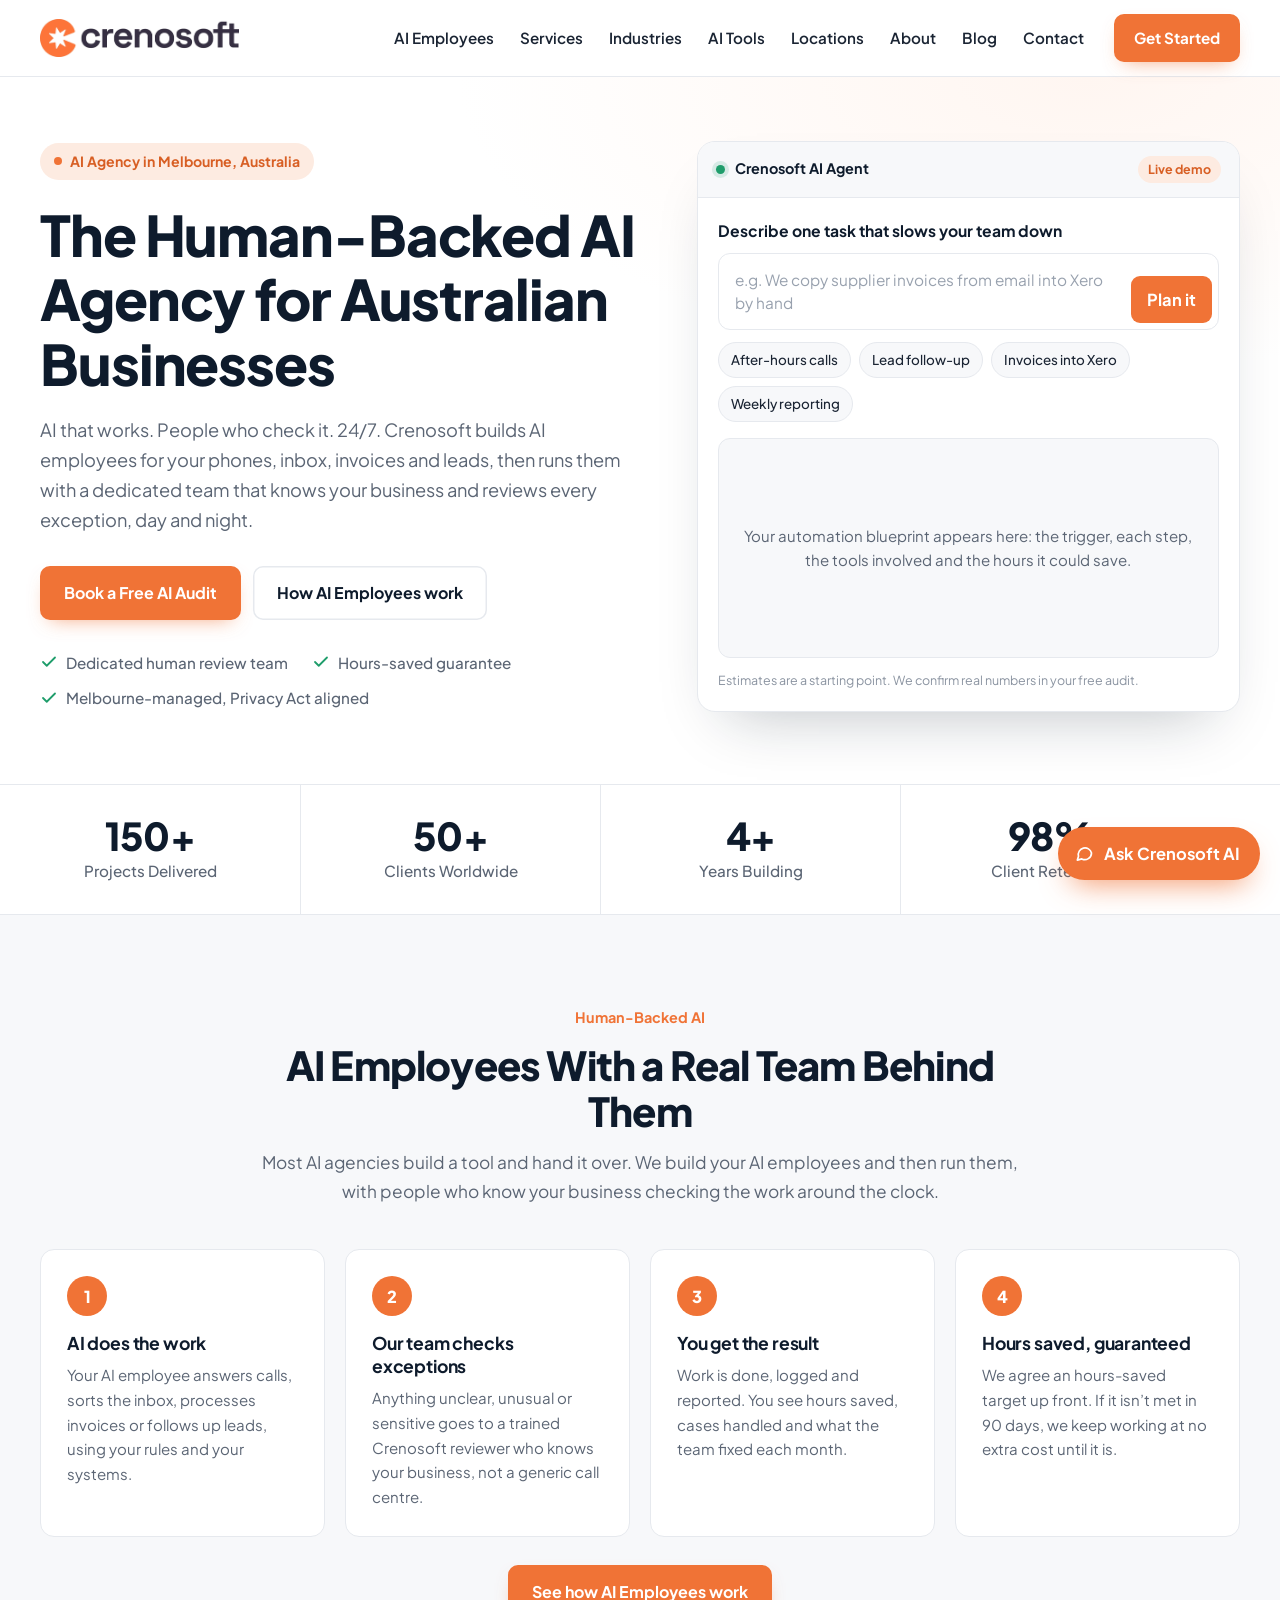
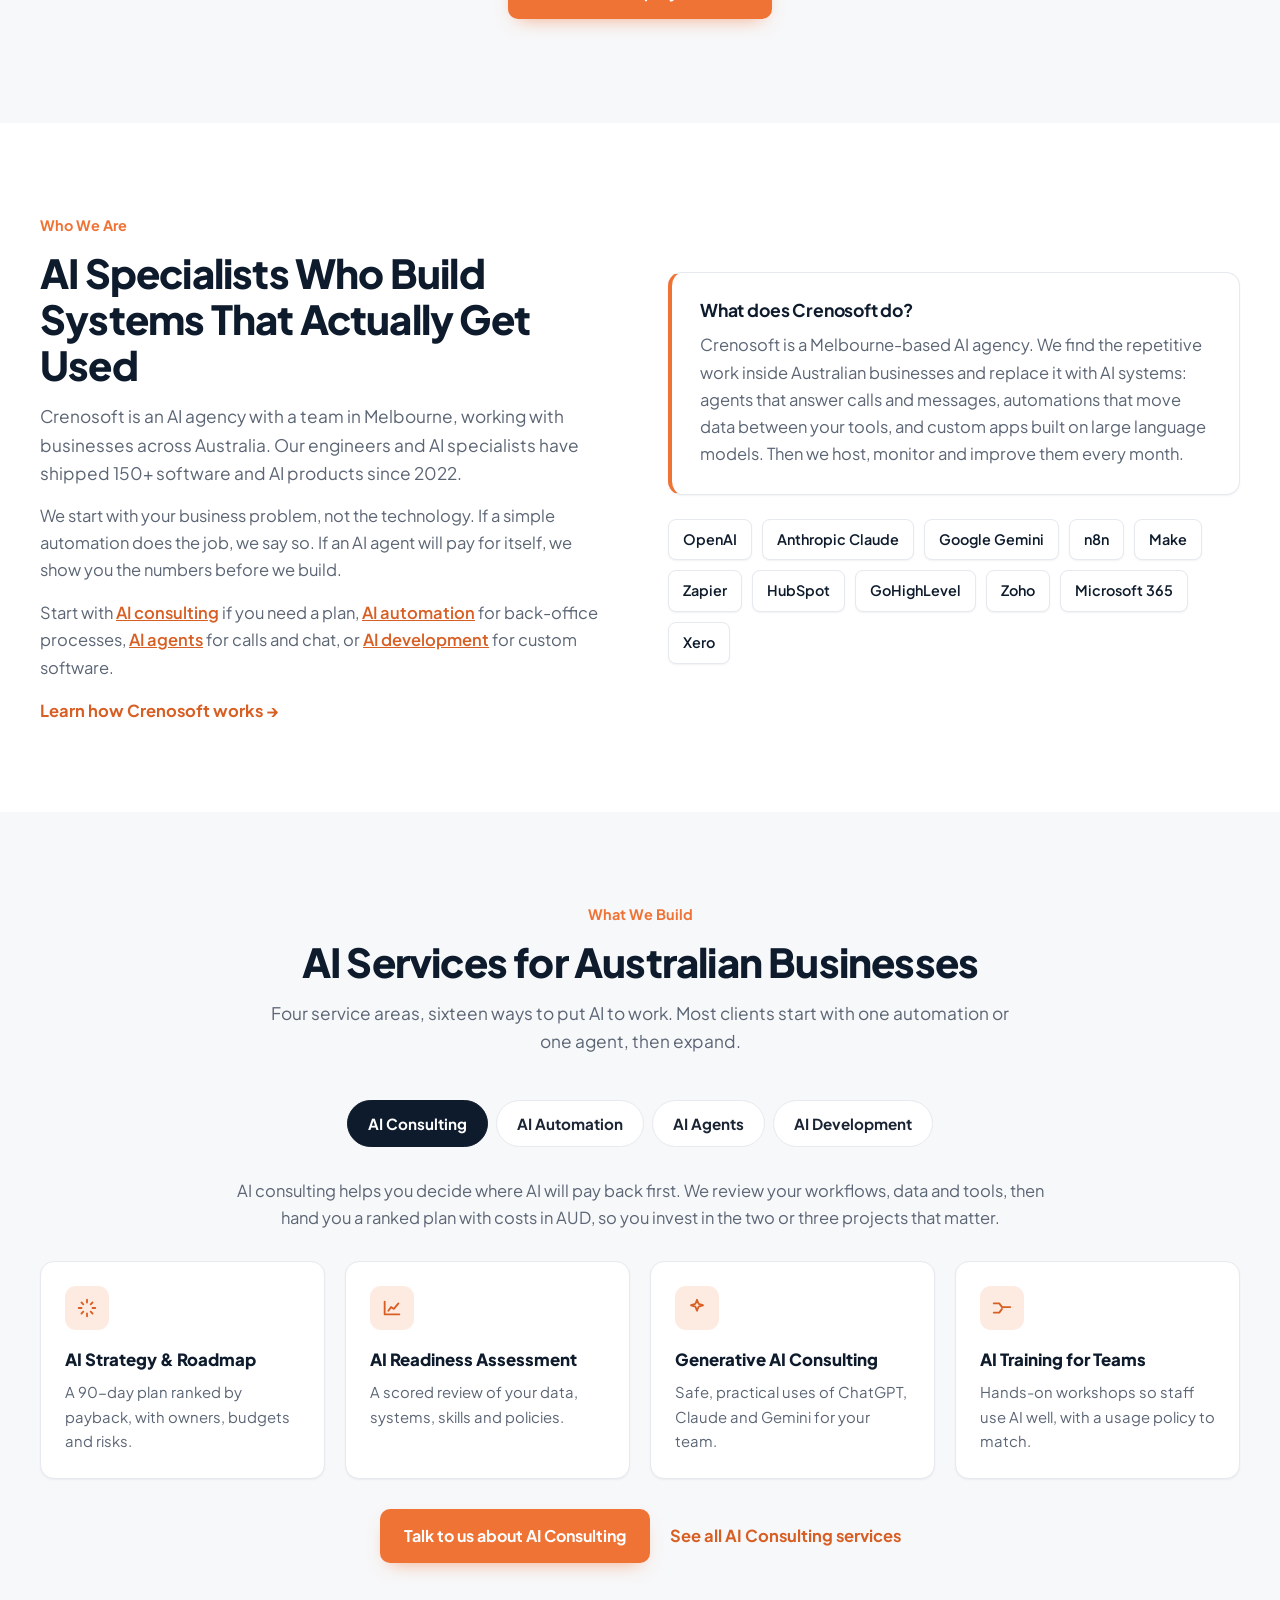
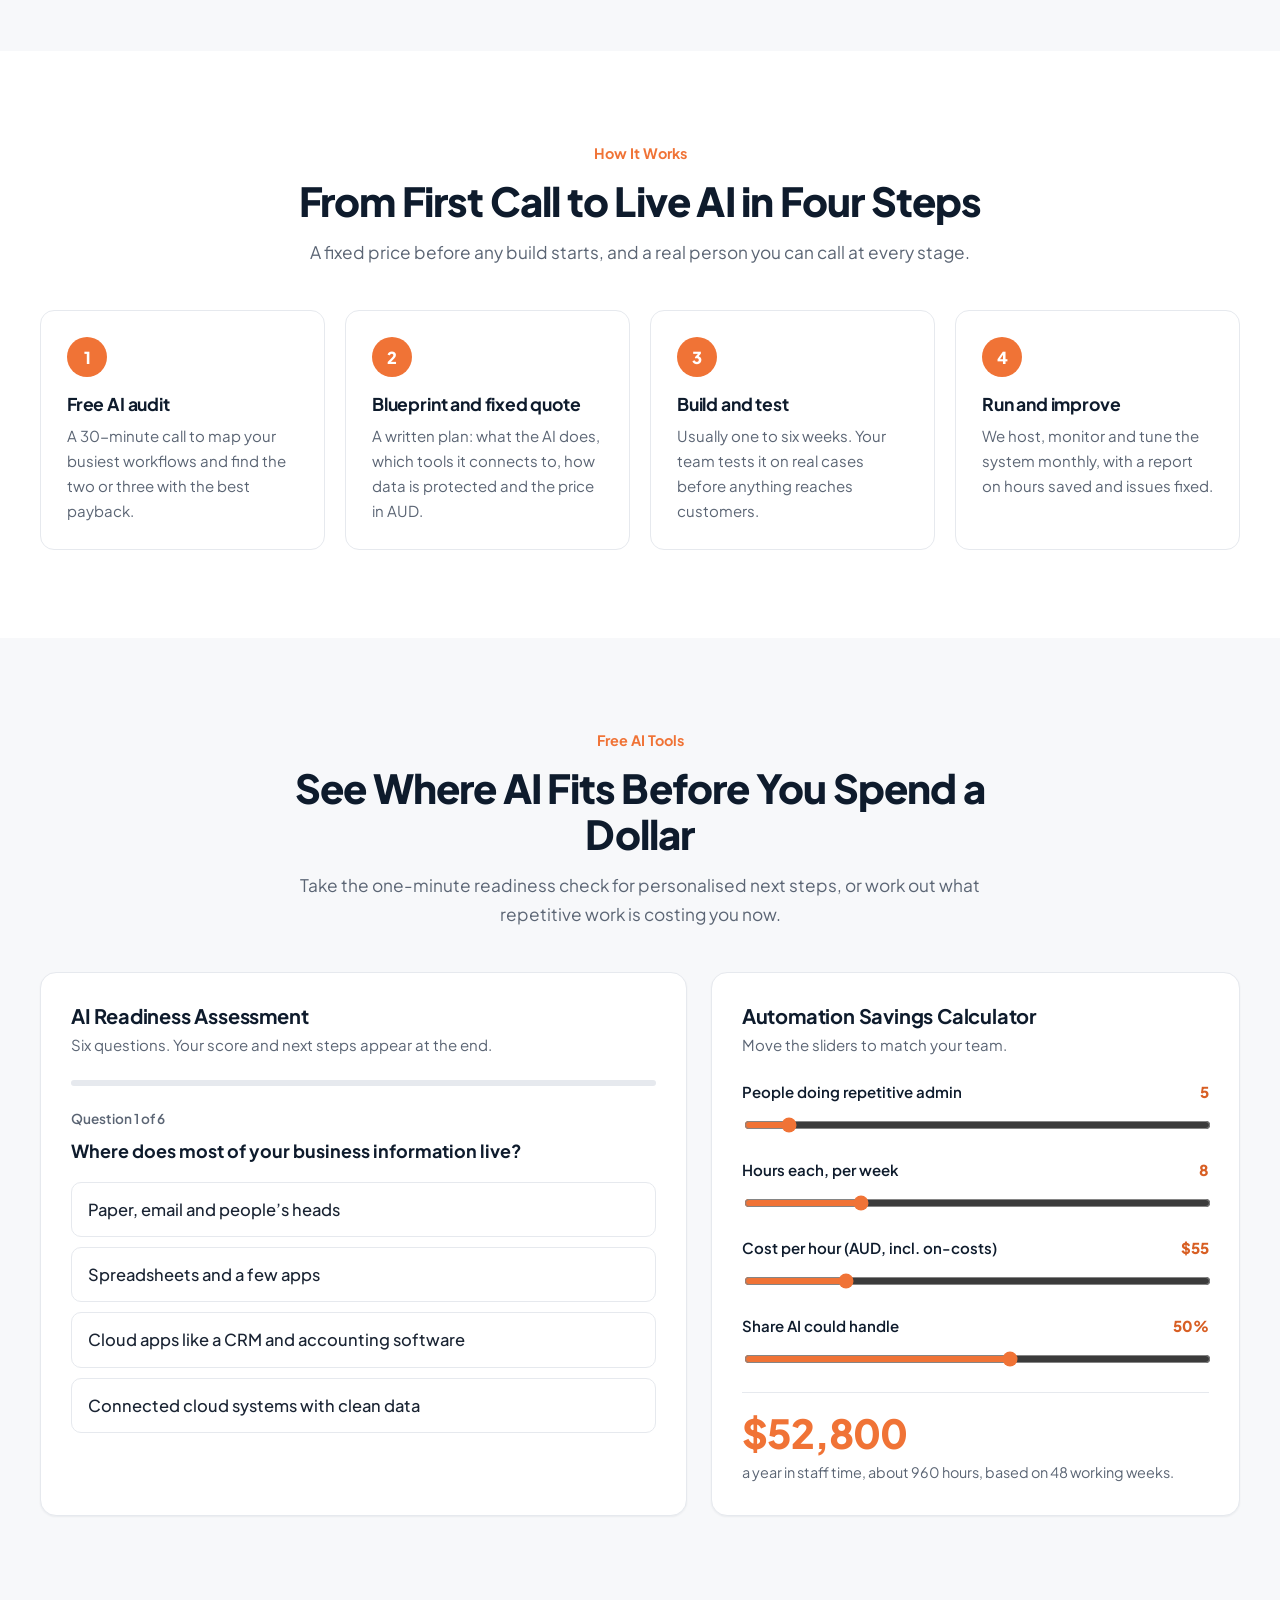
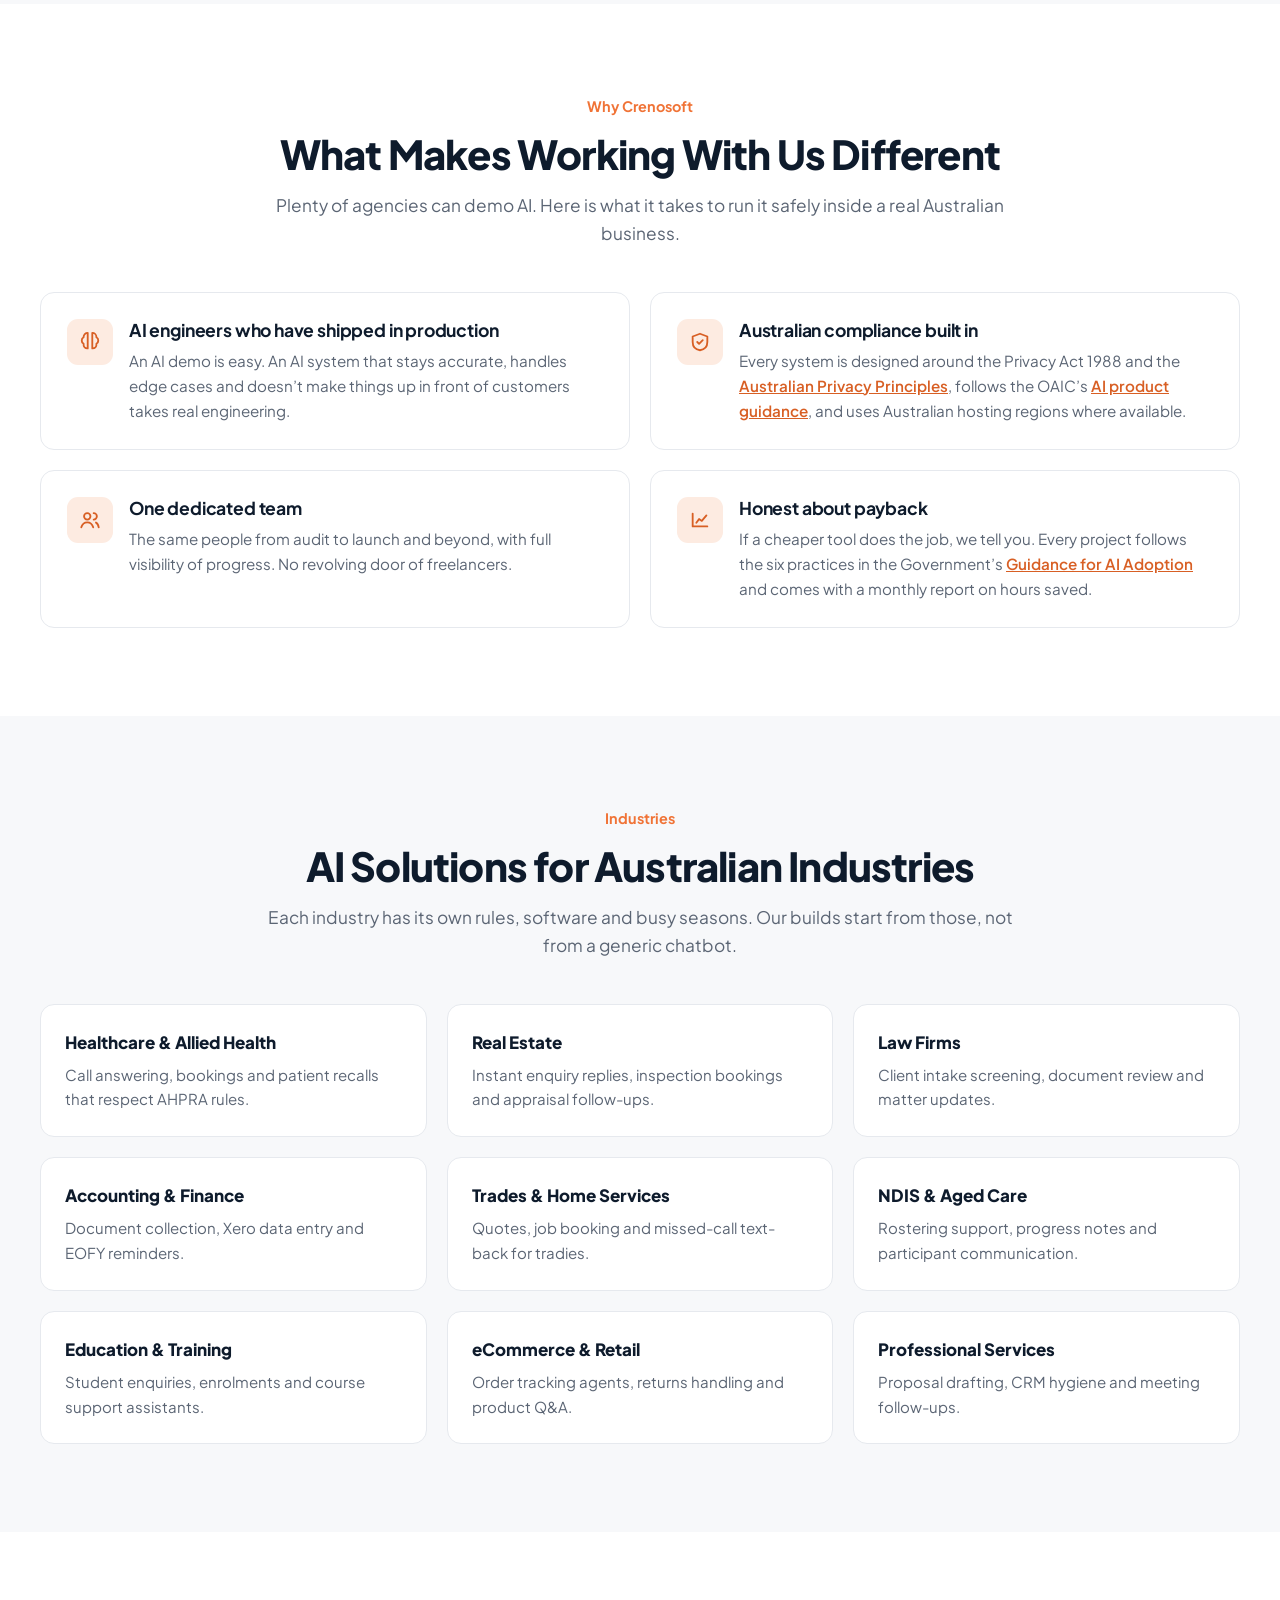
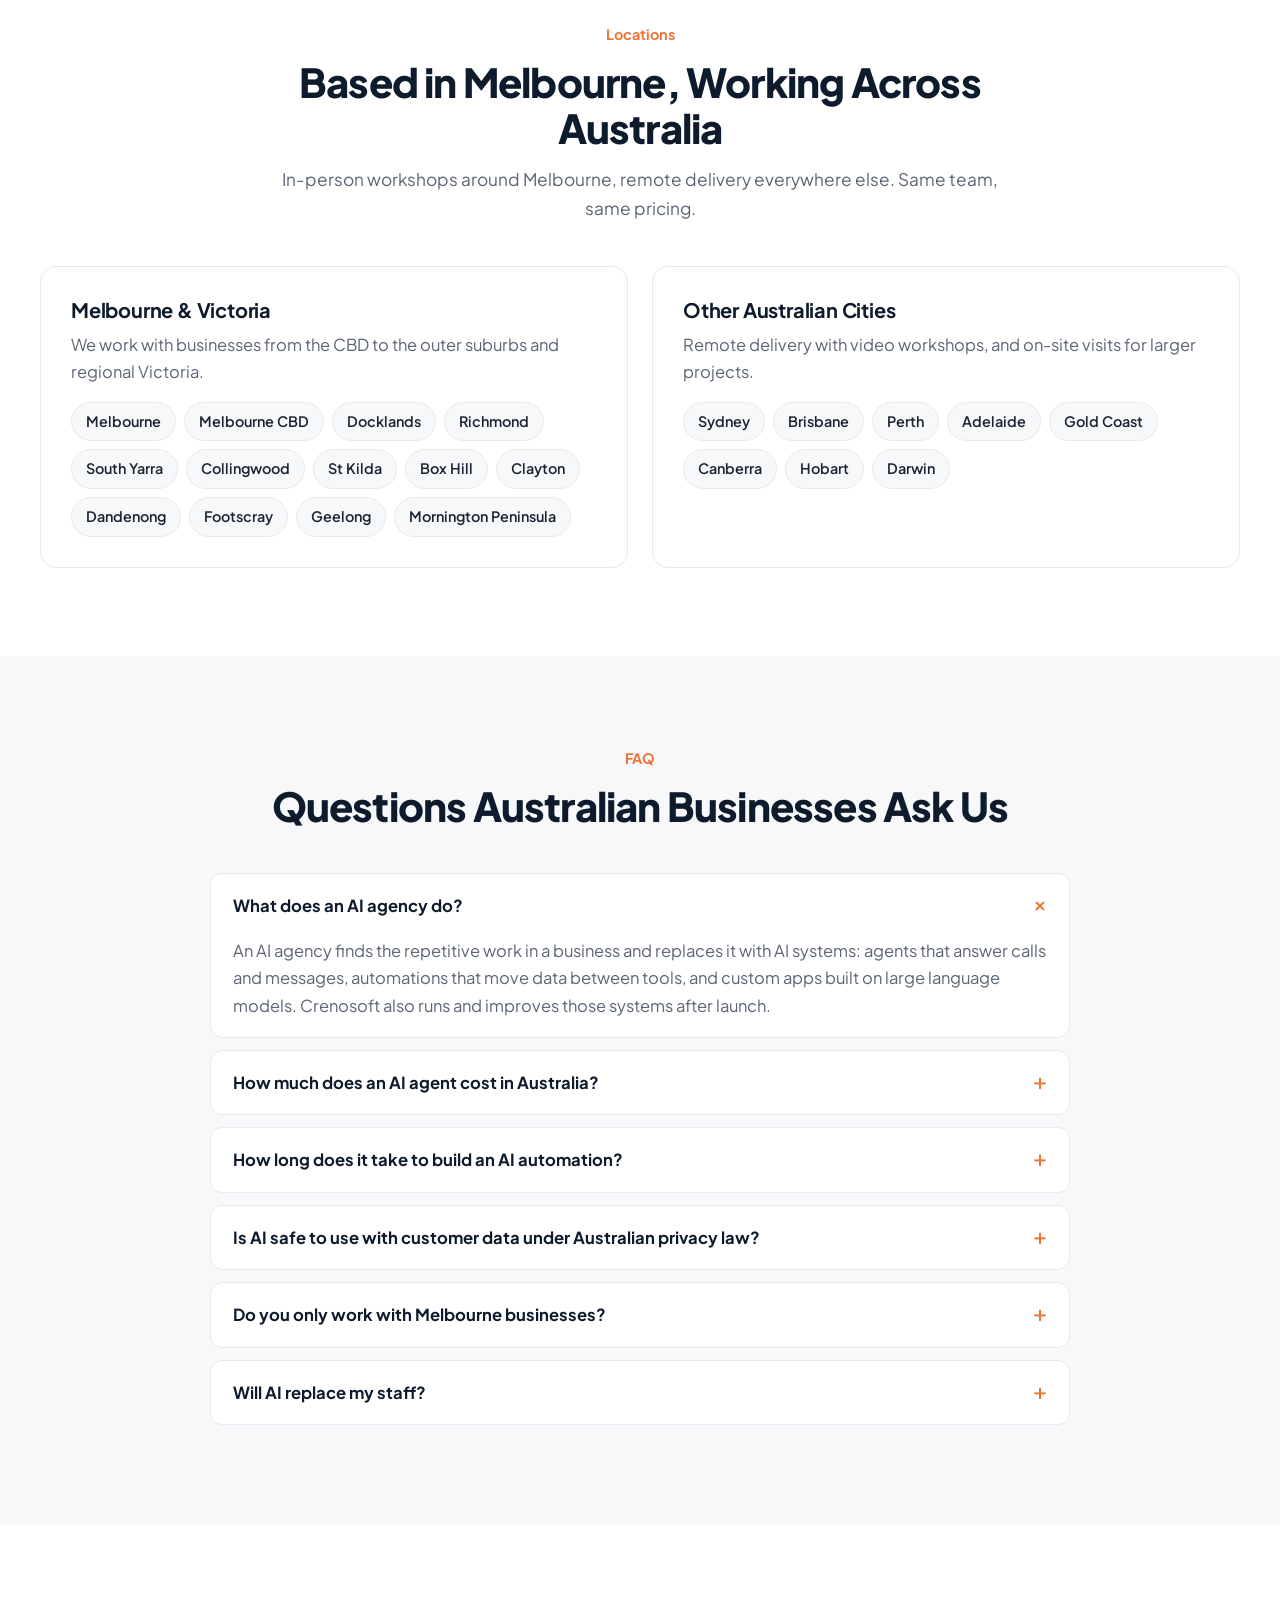
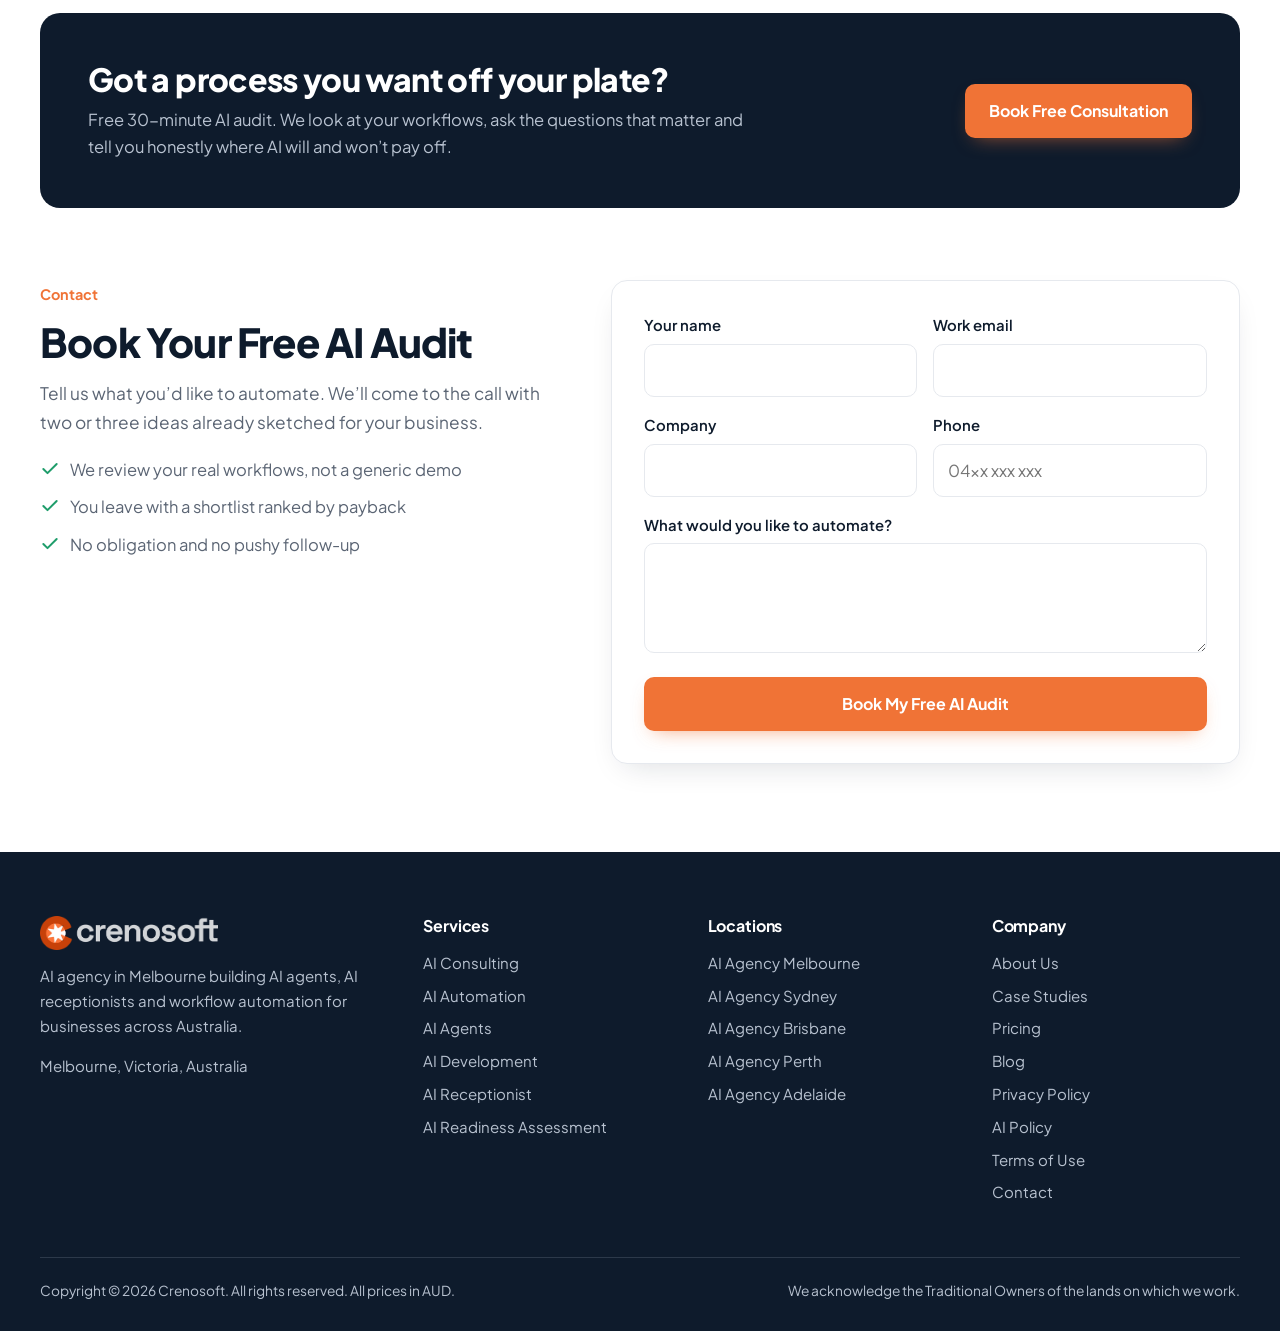
<file: index.html>
<!DOCTYPE html>
<html lang="en-AU">
<head>
<meta charset="utf-8">
<meta name="viewport" content="width=device-width, initial-scale=1, viewport-fit=cover">
<title>AI Agency Australia | AI Agents &amp; Automation | Crenosoft</title>
<meta name="description" content="Crenosoft is a Melbourne AI agency that builds AI agents and automation, then runs them with a dedicated human review team 24/7. Book a free AI audit.">
<link rel="canonical" href="https://www.crenosoft.com/">
<meta name="robots" content="index, follow, max-image-preview:large, max-snippet:-1">
<meta name="geo.region" content="AU-VIC">
<meta name="geo.placename" content="Melbourne">
<meta name="theme-color" content="#F07336">
<link rel="icon" type="image/png" href="/favicon.png">
<meta property="og:type" content="website">
<meta property="og:locale" content="en_AU">
<meta property="og:site_name" content="Crenosoft">
<meta property="og:title" content="Crenosoft: the AI agency for Australian businesses">
<meta property="og:description" content="AI agents, AI receptionists, chatbots and workflow automation, built and run from Melbourne. Start with a free AI audit.">
<meta property="og:url" content="https://www.crenosoft.com/">
<meta name="twitter:card" content="summary_large_image">
<link rel="preconnect" href="https://fonts.googleapis.com">
<link rel="preconnect" href="https://fonts.gstatic.com" crossorigin>
<link href="https://fonts.googleapis.com/css2?family=Plus+Jakarta+Sans:wght@400;500;600;700;800&display=swap" rel="stylesheet">
<script type="application/ld+json">
{"@context":"https://schema.org","@graph":[{"@type":["Organization","ProfessionalService"],"@id":"https://www.crenosoft.com/#org","name":"Crenosoft","url":"https://www.crenosoft.com/","logo":"https://www.crenosoft.com/logo.png","description":"Australian AI agency based in Melbourne that designs, builds and runs AI agents, AI receptionists, chatbots and workflow automation for Australian businesses.","areaServed":[{"@type":"Country","name":"Australia"},{"@type":"City","name":"Melbourne"}],"address":{"@type":"PostalAddress","addressLocality":"Melbourne","addressRegion":"VIC","addressCountry":"AU"},"priceRange":"$$","currenciesAccepted":"AUD","knowsAbout":["Artificial intelligence","AI agents","AI automation","Business process automation","AI voice agents","Chatbot development","Large language models","Retrieval-augmented generation"],"hasOfferCatalog":{"@type":"OfferCatalog","name":"AI services","itemListElement":[{"@type":"OfferCatalog","name":"AI Consulting","itemListElement":[{"@type":"Offer","itemOffered":{"@type":"Service","name":"AI Strategy & Roadmap"}},{"@type":"Offer","itemOffered":{"@type":"Service","name":"AI Readiness Assessment"}},{"@type":"Offer","itemOffered":{"@type":"Service","name":"Generative AI Consulting"}},{"@type":"Offer","itemOffered":{"@type":"Service","name":"AI Training for Teams"}}]},{"@type":"OfferCatalog","name":"AI Automation","itemListElement":[{"@type":"Offer","itemOffered":{"@type":"Service","name":"Business Process Automation"}},{"@type":"Offer","itemOffered":{"@type":"Service","name":"AI Workflow Automation"}},{"@type":"Offer","itemOffered":{"@type":"Service","name":"CRM Automation"}},{"@type":"Offer","itemOffered":{"@type":"Service","name":"Document & Data Processing"}}]},{"@type":"OfferCatalog","name":"AI Agents & Assistants","itemListElement":[{"@type":"Offer","itemOffered":{"@type":"Service","name":"AI Agent Development"}},{"@type":"Offer","itemOffered":{"@type":"Service","name":"AI Voice Agent"}},{"@type":"Offer","itemOffered":{"@type":"Service","name":"AI Receptionist"}},{"@type":"Offer","itemOffered":{"@type":"Service","name":"AI Chatbot Development"}}]},{"@type":"OfferCatalog","name":"AI Development","itemListElement":[{"@type":"Offer","itemOffered":{"@type":"Service","name":"AI App & Software Development"}},{"@type":"Offer","itemOffered":{"@type":"Service","name":"AI Integration"}},{"@type":"Offer","itemOffered":{"@type":"Service","name":"LLM, RAG & Knowledge-Base Bots"}},{"@type":"Offer","itemOffered":{"@type":"Service","name":"Dedicated AI Developers"}}]}]}},{"@type":"WebSite","@id":"https://www.crenosoft.com/#website","url":"https://www.crenosoft.com/","name":"Crenosoft","inLanguage":"en-AU","publisher":{"@id":"https://www.crenosoft.com/#org"}},{"@type":"WebPage","@id":"https://www.crenosoft.com/#webpage","url":"https://www.crenosoft.com/","name":"AI Agency Australia | AI Agents & Automation | Crenosoft","isPartOf":{"@id":"https://www.crenosoft.com/#website"},"about":{"@id":"https://www.crenosoft.com/#org"},"inLanguage":"en-AU","speakable":{"@type":"SpeakableSpecification","cssSelector":["#answer-what",".faq-answer"]}},{"@type":"FAQPage","@id":"https://www.crenosoft.com/#faq","mainEntity":[{"@type":"Question","name":"What does an AI agency do?","acceptedAnswer":{"@type":"Answer","text":"An AI agency finds the repetitive work in a business and replaces it with AI systems: agents that answer calls and messages, automations that move data between tools, and custom apps built on large language models. Crenosoft also runs and improves those systems after launch."}},{"@type":"Question","name":"How much does an AI agent cost in Australia?","acceptedAnswer":{"@type":"Answer","text":"Cost depends on how many systems the agent connects to and how many conversations it handles. Crenosoft quotes a fixed price after a free 30-minute audit, then charges a monthly fee to host, monitor and improve the agent. All prices are in AUD and include GST where it applies."}},{"@type":"Question","name":"How long does it take to build an AI automation?","acceptedAnswer":{"@type":"Answer","text":"A single workflow automation usually goes live in one to two weeks. A custom AI agent that connects to your CRM, calendar and phone system usually takes two to six weeks, including testing with your team."}},{"@type":"Question","name":"Is AI safe to use with customer data under Australian privacy law?","acceptedAnswer":{"@type":"Answer","text":"Yes, when it is set up correctly. Crenosoft designs systems around the Privacy Act 1988 and the Australian Privacy Principles: we limit what data the AI sees, use Australian hosting regions where available, keep humans in the loop for sensitive decisions, and document how each system handles personal information."}},{"@type":"Question","name":"Do you only work with Melbourne businesses?","acceptedAnswer":{"@type":"Answer","text":"No. Our team is based in Melbourne and we work with businesses across Australia, including Sydney, Brisbane, Perth, Adelaide and regional areas. Most projects run remotely, with on-site workshops in Melbourne when they help."}},{"@type":"Question","name":"Will AI replace my staff?","acceptedAnswer":{"@type":"Answer","text":"Our projects take repetitive tasks off your team, such as data entry, call screening and lead follow-up, so people spend their time on customers and decisions. Every system we build has a clear handover point to a person."}}]}]}
</script>
<link rel="stylesheet" href="/styles.css">
</head>
<body>
<a class="skip" href="#main">Skip to content</a>
<header class="site-header">
<nav class="wrap nav" aria-label="Main">
<a class="brand" href="/" aria-label="Crenosoft home"><img src="/logo.png" alt="Crenosoft" width="199" height="38"></a>
<button class="menu-toggle" aria-expanded="false" aria-controls="nav-links" aria-label="Open menu">
<svg width="26" height="26" viewBox="0 0 24 24" fill="none" stroke="currentColor" stroke-width="2" stroke-linecap="round"><path d="M4 7h16M4 12h16M4 17h16"/></svg>
</button>
<ul class="nav-links" id="nav-links">
<li><a href="/ai-employees/">AI Employees</a></li>
<li><a href="#services">Services</a></li>
<li><a href="#industries">Industries</a></li>
<li><a href="#assessment">AI Tools</a></li>
<li><a href="#locations">Locations</a></li>
<li><a href="/about/">About</a></li>
<li><a href="/insights/">Blog</a></li>
<li><a href="#contact">Contact</a></li>
</ul>
<a class="btn btn-primary" href="#contact">Get Started</a>
</nav>
</header>
<main id="main">
<section class="hero" aria-labelledby="hero-title">
<div class="wrap hero-grid">
<div>
<span class="pill"><i aria-hidden="true"></i>AI Agency in Melbourne, Australia</span>
<h1 id="hero-title">The Human-Backed AI Agency for Australian Businesses</h1>
<p class="lead">AI that works. People who check it. 24/7. Crenosoft builds AI employees for your phones, inbox, invoices and leads, then runs them with a dedicated team that knows your business and reviews every exception, day and night.</p>
<div class="hero-ctas">
<a class="btn btn-primary" href="#contact">Book a Free AI Audit</a>
<a class="btn btn-outline" href="/ai-employees/">How AI Employees work</a>
</div>
<ul class="hero-checks">
<li><svg viewBox="0 0 24 24" fill="none" stroke="currentColor" stroke-width="2.4" stroke-linecap="round" stroke-linejoin="round" aria-hidden="true"><path d="M20 6 9 17l-5-5"/></svg>Dedicated human review team</li>
<li><svg viewBox="0 0 24 24" fill="none" stroke="currentColor" stroke-width="2.4" stroke-linecap="round" stroke-linejoin="round" aria-hidden="true"><path d="M20 6 9 17l-5-5"/></svg>Hours-saved guarantee</li>
<li><svg viewBox="0 0 24 24" fill="none" stroke="currentColor" stroke-width="2.4" stroke-linecap="round" stroke-linejoin="round" aria-hidden="true"><path d="M20 6 9 17l-5-5"/></svg>Melbourne-managed, Privacy Act aligned</li>
</ul>
</div>
<div class="console" role="region" aria-labelledby="console-title">
<div class="console-top"><span class="dot" aria-hidden="true"></span><strong id="console-title">Crenosoft AI Agent</strong><span class="tag">Live demo</span></div>
<div class="console-body">
<form id="bp-form" autocomplete="off">
<label for="bp-task">Describe one task that slows your team down</label>
<div class="console-input">
<textarea id="bp-task" rows="2" maxlength="400" placeholder="e.g. We copy supplier invoices from email into Xero by hand"></textarea>
<button type="submit" id="bp-go">Plan it</button>
</div>
</form>
<div class="examples" aria-label="Example tasks">
<button type="button" data-ex="Answer after-hours calls for my physio clinic and book appointments">After-hours calls</button>
<button type="button" data-ex="Follow up every new website lead within five minutes and book a sales call">Lead follow-up</button>
<button type="button" data-ex="We type supplier invoices from email into Xero by hand every week">Invoices into Xero</button>
<button type="button" data-ex="Build a weekly sales report from HubSpot and Google Sheets for the management meeting">Weekly reporting</button>
</div>
<div class="blueprint" id="bp-out" aria-live="polite">
<div class="bp-empty">Your automation blueprint appears here: the trigger, each step, the tools involved and the hours it could save.</div>
</div>
<p class="console-note">Estimates are a starting point. We confirm real numbers in your free audit.</p>
</div>
</div>
</div>
</section>
<div class="stats" aria-label="Crenosoft in numbers">
<ul class="wrap">
<li><b>150+</b><span>Projects Delivered</span></li>
<li><b>50+</b><span>Clients Worldwide</span></li>
<li><b>4+</b><span>Years Building</span></li>
<li><b>98%</b><span>Client Retention</span></li>
</ul>
</div>
<section class="soft" aria-labelledby="usp-title">
<div class="wrap">
<div class="section-head center">
<span class="label">Human-Backed AI</span>
<h2 id="usp-title">AI Employees With a Real Team Behind Them</h2>
<p class="lead">Most AI agencies build a tool and hand it over. We build your AI employees and then run them, with people who know your business checking the work around the clock.</p>
</div>
<ol class="process">
<li><span class="step-n">1</span><h3>AI does the work</h3><p>Your AI employee answers calls, sorts the inbox, processes invoices or follows up leads, using your rules and your systems.</p></li>
<li><span class="step-n">2</span><h3>Our team checks exceptions</h3><p>Anything unclear, unusual or sensitive goes to a trained Crenosoft reviewer who knows your business, not a generic call centre.</p></li>
<li><span class="step-n">3</span><h3>You get the result</h3><p>Work is done, logged and reported. You see hours saved, cases handled and what the team fixed each month.</p></li>
<li><span class="step-n">4</span><h3>Hours saved, guaranteed</h3><p>We agree an hours-saved target up front. If it isn’t met in 90 days, we keep working at no extra cost until it is.</p></li>
</ol>
<p class="center" style="margin-top:28px"><a class="btn btn-primary" href="/ai-employees/">See how AI Employees work</a></p>
</div>
</section>
<section aria-labelledby="about-title">
<div class="wrap about-grid">
<div>
<span class="label">Who We Are</span>
<h2 id="about-title">AI Specialists Who Build Systems That Actually Get Used</h2>
<p class="lead">Crenosoft is an AI agency with a team in Melbourne, working with businesses across Australia. Our engineers and AI specialists have shipped 150+ software and AI products since 2022.</p>
<p style="margin-top:14px">We start with your business problem, not the technology. If a simple automation does the job, we say so. If an AI agent will pay for itself, we show you the numbers before we build.</p>
<p style="margin-top:14px">Start with <a href="/ai-consulting/" style="color:var(--orange-dark);font-weight:600">AI consulting</a> if you need a plan, <a href="/ai-automation/" style="color:var(--orange-dark);font-weight:600">AI automation</a> for back-office processes, <a href="/ai-agents/" style="color:var(--orange-dark);font-weight:600">AI agents</a> for calls and chat, or <a href="/ai-development/" style="color:var(--orange-dark);font-weight:600">AI development</a> for custom software.</p><a class="text-link" href="/about/">Learn how Crenosoft works →</a>
</div>
<div>
<div class="answer-box">
<h3 id="what-title">What does Crenosoft do?</h3>
<p id="answer-what">Crenosoft is a Melbourne-based AI agency. We find the repetitive work inside Australian businesses and replace it with AI systems: agents that answer calls and messages, automations that move data between your tools, and custom apps built on large language models. Then we host, monitor and improve them every month.</p>
</div>
<ul class="stack" aria-label="Platforms we build with">
<li>OpenAI</li><li>Anthropic Claude</li><li>Google Gemini</li><li>n8n</li><li>Make</li><li>Zapier</li><li>HubSpot</li><li>GoHighLevel</li><li>Zoho</li><li>Microsoft 365</li><li>Xero</li>
</ul>
</div>
</div>
</section>
<section id="services" class="soft" aria-labelledby="services-title">
<div class="wrap">
<div class="section-head center">
<span class="label">What We Build</span>
<h2 id="services-title">AI Services for Australian Businesses</h2>
<p class="lead">Four service areas, sixteen ways to put AI to work. Most clients start with one automation or one agent, then expand.</p>
</div>
<div class="tabs" role="tablist" aria-label="Service groups">
<button class="tab" role="tab" id="tab-0" aria-controls="panel" aria-selected="true" data-i="0"><strong>AI Consulting</strong><span>Strategy, readiness, training</span></button>
<button class="tab" role="tab" id="tab-1" aria-controls="panel" aria-selected="false" tabindex="-1" data-i="1"><strong>AI Automation</strong><span>Workflows, CRM, documents</span></button>
<button class="tab" role="tab" id="tab-2" aria-controls="panel" aria-selected="false" tabindex="-1" data-i="2"><strong>AI Agents</strong><span>Voice, receptionist, chat</span></button>
<button class="tab" role="tab" id="tab-3" aria-controls="panel" aria-selected="false" tabindex="-1" data-i="3"><strong>AI Development</strong><span>Apps, integrations, LLMs</span></button>
</div>
<div class="panel" id="panel" role="tabpanel" aria-labelledby="tab-0" tabindex="0"></div>
</div>
</section>
<section aria-labelledby="process-title">
<div class="wrap">
<div class="section-head center">
<span class="label">How It Works</span>
<h2 id="process-title">From First Call to Live AI in Four Steps</h2>
<p class="lead">A fixed price before any build starts, and a real person you can call at every stage.</p>
</div>
<ol class="process">
<li><span class="step-n">1</span><h3>Free AI audit</h3><p>A 30-minute call to map your busiest workflows and find the two or three with the best payback.</p></li>
<li><span class="step-n">2</span><h3>Blueprint and fixed quote</h3><p>A written plan: what the AI does, which tools it connects to, how data is protected and the price in AUD.</p></li>
<li><span class="step-n">3</span><h3>Build and test</h3><p>Usually one to six weeks. Your team tests it on real cases before anything reaches customers.</p></li>
<li><span class="step-n">4</span><h3>Run and improve</h3><p>We host, monitor and tune the system monthly, with a report on hours saved and issues fixed.</p></li>
</ol>
</div>
</section>
<section id="assessment" class="soft" aria-labelledby="tools-title">
<div class="wrap">
<div class="section-head center">
<span class="label">Free AI Tools</span>
<h2 id="tools-title">See Where AI Fits Before You Spend a Dollar</h2>
<p class="lead">Take the one-minute readiness check for personalised next steps, or work out what repetitive work is costing you now.</p>
</div>
<div class="tool-grid">
<div class="tool" aria-labelledby="ra-title">
<h3 id="ra-title">AI Readiness Assessment</h3>
<p class="sub">Six questions. Your score and next steps appear at the end.</p>
<div class="progress" aria-hidden="true"><span id="ra-bar"></span></div>
<div id="ra-stage" aria-live="polite"></div>
</div>
<div class="tool" aria-labelledby="roi-title">
<h3 id="roi-title">Automation Savings Calculator</h3>
<p class="sub">Move the sliders to match your team.</p>
<div class="field"><label for="r-staff">People doing repetitive admin <output id="o-staff">5</output></label><input type="range" id="r-staff" min="1" max="50" value="5"></div>
<div class="field"><label for="r-hours">Hours each, per week <output id="o-hours">8</output></label><input type="range" id="r-hours" min="1" max="30" value="8"></div>
<div class="field"><label for="r-rate">Cost per hour (AUD, incl. on-costs) <output id="o-rate">$55</output></label><input type="range" id="r-rate" min="30" max="150" step="5" value="55"></div>
<div class="field"><label for="r-auto">Share AI could handle <output id="o-auto">50%</output></label><input type="range" id="r-auto" min="10" max="80" step="5" value="50"></div>
<div class="roi-result" aria-live="polite">
<div class="roi-big" id="roi-money">$52,800</div>
<p id="roi-detail">a year in staff time, about 960 hours, based on 48 working weeks.</p>
</div>
</div>
</div>
</div>
</section>
<section aria-labelledby="why-title">
<div class="wrap">
<div class="section-head center">
<span class="label">Why Crenosoft</span>
<h2 id="why-title">What Makes Working With Us Different</h2>
<p class="lead">Plenty of agencies can demo AI. Here is what it takes to run it safely inside a real Australian business.</p>
</div>
<ul class="why">
<li><span class="ico" aria-hidden="true"><svg viewBox="0 0 24 24" fill="none" stroke="currentColor" stroke-width="2" stroke-linecap="round" stroke-linejoin="round"><path d="M9.5 2a4.5 4.5 0 0 0-4.5 4.5v.3A4 4 0 0 0 3 10.5a4 4 0 0 0 2 3.46V15a4 4 0 0 0 4 4h.5V2zM14.5 2A4.5 4.5 0 0 1 19 6.5v.3a4 4 0 0 1 2 3.7 4 4 0 0 1-2 3.46V15a4 4 0 0 1-4 4h-.5V2z"/></svg></span><div><h3>AI engineers who have shipped in production</h3><p>An AI demo is easy. An AI system that stays accurate, handles edge cases and doesn’t make things up in front of customers takes real engineering.</p></div></li>
<li><span class="ico" aria-hidden="true"><svg viewBox="0 0 24 24" fill="none" stroke="currentColor" stroke-width="2" stroke-linecap="round" stroke-linejoin="round"><path d="M12 3 4 6v6c0 5 3.4 8.3 8 9 4.6-.7 8-4 8-9V6z"/><path d="m9 12 2 2 4-4"/></svg></span><div><h3>Australian compliance built in</h3><p>Every system is designed around the Privacy Act 1988 and the <a href="https://www.oaic.gov.au/privacy/australian-privacy-principles" target="_blank" rel="noopener" style="color:var(--orange-dark);font-weight:600">Australian Privacy Principles</a>, follows the OAIC’s <a href="https://www.oaic.gov.au/privacy/privacy-guidance-for-organisations-and-government-agencies/guidance-on-privacy-and-the-use-of-commercially-available-ai-products" target="_blank" rel="noopener" style="color:var(--orange-dark);font-weight:600">AI product guidance</a>, and uses Australian hosting regions where available.</p></div></li>
<li><span class="ico" aria-hidden="true"><svg viewBox="0 0 24 24" fill="none" stroke="currentColor" stroke-width="2" stroke-linecap="round" stroke-linejoin="round"><circle cx="9" cy="8" r="3.5"/><path d="M2.5 20c1-3.5 3.6-5.5 6.5-5.5s5.5 2 6.5 5.5"/><path d="M16 4.5a3.5 3.5 0 0 1 0 7M18.5 14.8c1.6.8 2.6 2.6 3 5.2"/></svg></span><div><h3>One dedicated team</h3><p>The same people from audit to launch and beyond, with full visibility of progress. No revolving door of freelancers.</p></div></li>
<li><span class="ico" aria-hidden="true"><svg viewBox="0 0 24 24" fill="none" stroke="currentColor" stroke-width="2" stroke-linecap="round" stroke-linejoin="round"><path d="M4 19V5M4 19h16M8 15l3-4 3 2 5-6"/></svg></span><div><h3>Honest about payback</h3><p>If a cheaper tool does the job, we tell you. Every project follows the six practices in the Government’s <a href="https://www.industry.gov.au/publications/guidance-ai-adoption" target="_blank" rel="noopener" style="color:var(--orange-dark);font-weight:600">Guidance for AI Adoption</a> and comes with a monthly report on hours saved.</p></div></li>
</ul>
</div>
</section>
<section id="industries" class="soft" aria-labelledby="ind-title">
<div class="wrap">
<div class="section-head center">
<span class="label">Industries</span>
<h2 id="ind-title">AI Solutions for Australian Industries</h2>
<p class="lead">Each industry has its own rules, software and busy seasons. Our builds start from those, not from a generic chatbot.</p>
</div>
<ul class="ind-list">
<li><a href="/industries/healthcare/">Healthcare &amp; Allied Health</a><p>Call answering, bookings and patient recalls that respect AHPRA rules.</p></li>
<li><a href="/industries/real-estate/">Real Estate</a><p>Instant enquiry replies, inspection bookings and appraisal follow-ups.</p></li>
<li><a href="/industries/law-firms/">Law Firms</a><p>Client intake screening, document review and matter updates.</p></li>
<li><a href="/industries/accounting/">Accounting &amp; Finance</a><p>Document collection, Xero data entry and EOFY reminders.</p></li>
<li><a href="/industries/trades/">Trades &amp; Home Services</a><p>Quotes, job booking and missed-call text-back for tradies.</p></li>
<li><a href="/industries/ndis-aged-care/">NDIS &amp; Aged Care</a><p>Rostering support, progress notes and participant communication.</p></li>
<li><a href="/industries/education/">Education &amp; Training</a><p>Student enquiries, enrolments and course support assistants.</p></li>
<li><a href="/industries/ecommerce/">eCommerce &amp; Retail</a><p>Order tracking agents, returns handling and product Q&amp;A.</p></li>
<li><a href="/industries/professional-services/">Professional Services</a><p>Proposal drafting, CRM hygiene and meeting follow-ups.</p></li>
</ul>
</div>
</section>
<section id="locations" aria-labelledby="loc-title">
<div class="wrap">
<div class="section-head center">
<span class="label">Locations</span>
<h2 id="loc-title">Based in Melbourne, Working Across Australia</h2>
<p class="lead">In-person workshops around Melbourne, remote delivery everywhere else. Same team, same pricing.</p>
</div>
<div class="loc">
<div class="loc-card">
<h3>Melbourne &amp; Victoria</h3>
<p>We work with businesses from the CBD to the outer suburbs and regional Victoria.</p>
<ul class="chips">
<li><a href="/locations/melbourne/">Melbourne</a></li>
<li><a href="/locations/melbourne/cbd/">Melbourne CBD</a></li>
<li><a href="/locations/melbourne/docklands/">Docklands</a></li>
<li><a href="/locations/melbourne/richmond/">Richmond</a></li>
<li><a href="/locations/melbourne/south-yarra/">South Yarra</a></li>
<li><a href="/locations/melbourne/collingwood/">Collingwood</a></li>
<li><a href="/locations/melbourne/st-kilda/">St Kilda</a></li>
<li><a href="/locations/melbourne/box-hill/">Box Hill</a></li>
<li><a href="/locations/melbourne/clayton/">Clayton</a></li>
<li><a href="/locations/melbourne/dandenong/">Dandenong</a></li>
<li><a href="/locations/melbourne/footscray/">Footscray</a></li>
<li><a href="/locations/geelong/">Geelong</a></li>
<li><a href="/locations/mornington-peninsula/">Mornington Peninsula</a></li>
</ul>
</div>
<div class="loc-card">
<h3>Other Australian Cities</h3>
<p>Remote delivery with video workshops, and on-site visits for larger projects.</p>
<ul class="chips">
<li><a href="/locations/sydney/">Sydney</a></li>
<li><a href="/locations/brisbane/">Brisbane</a></li>
<li><a href="/locations/perth/">Perth</a></li>
<li><a href="/locations/adelaide/">Adelaide</a></li>
<li><a href="/locations/gold-coast/">Gold Coast</a></li>
<li><a href="/locations/canberra/">Canberra</a></li>
<li><a href="/locations/hobart/">Hobart</a></li>
<li><a href="/locations/darwin/">Darwin</a></li>
</ul>
</div>
</div>
</div>
</section>
<section class="soft" aria-labelledby="faq-title">
<div class="wrap">
<div class="section-head center">
<span class="label">FAQ</span>
<h2 id="faq-title">Questions Australian Businesses Ask Us</h2>
</div>
<div class="faq">
<details open><summary>What does an AI agency do?</summary><p class="faq-answer">An AI agency finds the repetitive work in a business and replaces it with AI systems: agents that answer calls and messages, automations that move data between tools, and custom apps built on large language models. Crenosoft also runs and improves those systems after launch.</p></details>
<details><summary>How much does an AI agent cost in Australia?</summary><p class="faq-answer">Cost depends on how many systems the agent connects to and how many conversations it handles. We quote a fixed price after a free 30-minute audit, then charge a monthly fee to host, monitor and improve the agent. All prices are in AUD and include GST where it applies.</p></details>
<details><summary>How long does it take to build an AI automation?</summary><p class="faq-answer">A single workflow automation usually goes live in one to two weeks. A custom AI agent that connects to your CRM, calendar and phone system usually takes two to six weeks, including testing with your team.</p></details>
<details><summary>Is AI safe to use with customer data under Australian privacy law?</summary><p class="faq-answer">Yes, when it is set up correctly. We design systems around the Privacy Act 1988 and the Australian Privacy Principles: we limit what data the AI sees, use Australian hosting regions where available, keep humans in the loop for sensitive decisions, and document how each system handles personal information. Our approach also aligns with <a href="https://www.industry.gov.au/publications/australias-artificial-intelligence-ethics-principles/australias-ai-ethics-principles" target="_blank" rel="noopener" style="color:var(--orange-dark);font-weight:600">Australia’s AI Ethics Principles</a>.</p></details>
<details><summary>Do you only work with Melbourne businesses?</summary><p class="faq-answer">No. Our team is based in Melbourne and we work with businesses across Australia, including Sydney, Brisbane, Perth, Adelaide and regional areas. Most projects run remotely, with on-site workshops in Melbourne when they help. See our <a href="/locations/melbourne/" style="color:var(--orange-dark);font-weight:600">AI agency Melbourne</a> page for local details.</p></details>
<details><summary>Will AI replace my staff?</summary><p class="faq-answer">Our projects take repetitive tasks off your team, such as data entry, call screening and lead follow-up, so people spend their time on customers and decisions. Every system we build has a clear handover point to a person.</p></details>
</div>
</div>
</section>

<section id="contact" aria-labelledby="contact-title">
<div class="wrap">
<div class="cta-band">
<div><h2>Got a process you want off your plate?</h2><p>Free 30-minute AI audit. We look at your workflows, ask the questions that matter and tell you honestly where AI will and won’t pay off.</p></div>
<a class="btn btn-primary" href="#audit-form">Book Free Consultation</a>
</div>
<div class="contact-grid">
<div>
<span class="label">Contact</span>
<h2 id="contact-title">Book Your Free AI Audit</h2>
<p class="lead">Tell us what you’d like to automate. We’ll come to the call with two or three ideas already sketched for your business.</p>
<ul>
<li><svg viewBox="0 0 24 24" fill="none" stroke="currentColor" stroke-width="2.4" stroke-linecap="round" stroke-linejoin="round" aria-hidden="true"><path d="M20 6 9 17l-5-5"/></svg>We review your real workflows, not a generic demo</li>
<li><svg viewBox="0 0 24 24" fill="none" stroke="currentColor" stroke-width="2.4" stroke-linecap="round" stroke-linejoin="round" aria-hidden="true"><path d="M20 6 9 17l-5-5"/></svg>You leave with a shortlist ranked by payback</li>
<li><svg viewBox="0 0 24 24" fill="none" stroke="currentColor" stroke-width="2.4" stroke-linecap="round" stroke-linejoin="round" aria-hidden="true"><path d="M20 6 9 17l-5-5"/></svg>No obligation and no pushy follow-up</li>
</ul>
</div>
<form class="audit" id="audit-form" novalidate data-endpoint="">
<div class="f-row">
<div class="f"><label for="f-name">Your name</label><input id="f-name" name="name" autocomplete="name" required></div>
<div class="f"><label for="f-email">Work email</label><input id="f-email" name="email" type="email" autocomplete="email" required></div>
</div>
<div class="f-row">
<div class="f"><label for="f-company">Company</label><input id="f-company" name="company" autocomplete="organization"></div>
<div class="f"><label for="f-phone">Phone</label><input id="f-phone" name="phone" type="tel" autocomplete="tel" placeholder="04xx xxx xxx"></div>
</div>
<div class="f"><label for="f-task">What would you like to automate?</label><textarea id="f-task" name="task"></textarea></div>
<p class="f-error" id="f-error">Add your name and a valid work email so we can reach you.</p>
<button class="btn btn-primary" type="submit" style="width:100%">Book My Free AI Audit</button>
<div class="form-done" id="form-done" aria-live="polite"><h3>Audit request received</h3><p style="color:var(--ink-2);margin:0">Thanks <span id="done-name"></span>. We’ll email you within one business day with times for your audit.</p></div>
</form>
</div>
</div>
</section>

</main>
<footer>
<div class="wrap">
<div class="foot-grid">
<div>
<a class="brand" href="/" aria-label="Crenosoft home"><img src="/logo-light.png" alt="Crenosoft" width="178" height="34"></a>
<p>AI agency in Melbourne building AI agents, AI receptionists and workflow automation for businesses across Australia.</p>
<p style="margin:0">Melbourne, Victoria, Australia</p>
<!-- TODO before launch: street address (must match Google Business Profile), +61 phone, email, ABN -->
</div>
<div>
<h3>Services</h3>
<ul>
<li><a href="/ai-consulting/">AI Consulting</a></li>
<li><a href="/ai-automation/">AI Automation</a></li>
<li><a href="/ai-agents/">AI Agents</a></li>
<li><a href="/ai-development/">AI Development</a></li>
<li><a href="/ai-agents/ai-receptionist/">AI Receptionist</a></li>
<li><a href="/ai-consulting/ai-readiness-assessment/">AI Readiness Assessment</a></li>
</ul>
</div>
<div>
<h3>Locations</h3>
<ul>
<li><a href="/locations/melbourne/">AI Agency Melbourne</a></li>
<li><a href="/locations/sydney/">AI Agency Sydney</a></li>
<li><a href="/locations/brisbane/">AI Agency Brisbane</a></li>
<li><a href="/locations/perth/">AI Agency Perth</a></li>
<li><a href="/locations/adelaide/">AI Agency Adelaide</a></li>
</ul>
</div>
<div>
<h3>Company</h3>
<ul>
<li><a href="/about/">About Us</a></li>
<li><a href="/case-studies/">Case Studies</a></li>
<li><a href="/pricing/">Pricing</a></li>
<li><a href="/insights/">Blog</a></li>
<li><a href="/privacy/">Privacy Policy</a></li>
<li><a href="/ai-policy/">AI Policy</a></li>
<li><a href="/terms/">Terms of Use</a></li>
<li><a href="#contact">Contact</a></li>
</ul>
</div>
</div>
<div class="foot-base">
<span>Copyright © <span id="yr">2026</span> Crenosoft. All rights reserved. All prices in AUD.</span>
<span>We acknowledge the Traditional Owners of the lands on which we work.</span>
</div>
</div>
</footer>
<button class="chat-fab" id="chat-fab" aria-expanded="false" aria-controls="chat"><svg viewBox="0 0 24 24" fill="none" stroke="currentColor" stroke-width="2" stroke-linecap="round" stroke-linejoin="round" aria-hidden="true"><path d="M21 12a8 8 0 0 1-11.6 7.1L4 20.5l1.4-4.6A8 8 0 1 1 21 12z"/></svg>Ask Crenosoft AI</button>
<div class="chat" id="chat" role="dialog" aria-label="Crenosoft AI assistant">
<div class="chat-head"><b>Crenosoft AI Assistant</b><button id="chat-close" aria-label="Close chat">×</button></div>
<div class="chat-log" id="chat-log" aria-live="polite"><div class="msg bot">Hi, I’m Crenosoft’s AI assistant. Ask me what AI could do for your business, how our projects work, or how an AI receptionist works.</div></div>
<form class="chat-form" id="chat-form"><input id="chat-input" placeholder="Type your question" aria-label="Your question" maxlength="500"><button type="submit">Send</button></form>
</div>
<script src="/site.js" defer></script>
<script>
(function(){
"use strict";
var samplePromise=(window.claude&&typeof window.claude.use==="function")?window.claude.use("sample").catch(function(){return null;}):Promise.resolve(null);
var aiOff=false;
function getAI(){return aiOff?Promise.resolve(null):samplePromise;}
function aiFailed(e){if(e&&(e.code==="not_granted"||e.code==="rate_limited"))aiOff=true;}
function esc(s){return String(s).replace(/[&<>"']/g,function(c){return{"&":"&amp;","<":"&lt;",">":"&gt;","\"":"&quot;","'":"&#39;"}[c];});}
var SERVICES={"AI Strategy & Roadmap":"/ai-consulting/ai-strategy/","AI Readiness Assessment":"/ai-consulting/ai-readiness-assessment/","Generative AI Consulting":"/ai-consulting/generative-ai/","AI Training for Teams":"/ai-consulting/ai-training/","Business Process Automation":"/ai-automation/business-process-automation/","AI Workflow Automation":"/ai-automation/workflow-automation/","CRM Automation":"/ai-automation/crm-automation/","Document & Data Processing":"/ai-automation/document-processing/","AI Agent Development":"/ai-agents/ai-agent-development/","AI Voice Agent":"/ai-agents/ai-voice-agent/","AI Receptionist":"/ai-agents/ai-receptionist/","AI Chatbot Development":"/ai-agents/ai-chatbot-development/","AI App & Software Development":"/ai-development/ai-app-development/","AI Integration":"/ai-development/ai-integration/","LLM, RAG & Knowledge-Base Bots":"/ai-development/llm-rag-development/","Dedicated AI Developers":"/ai-development/dedicated-ai-team/"};
var P=["M12 3v3M12 18v3M3 12h3M18 12h3M6 6l2 2M16 16l2 2M6 18l2-2M16 8l2-2","M4 19V5M4 19h16M8 15l3-4 3 2 5-6","M12 3l1.8 4.6L18.5 9l-4.7 1.4L12 15l-1.8-4.6L5.5 9l4.7-1.4z","M3 7h6l3 4h9M3 17h6l3-4","M4 6h16M4 12h10M4 18h7M17 15l3 3-3 3","M7 4h10v16H7zM10 8h4M10 12h4M10 16h2","M4 5h16v10H8l-4 4z","M12 2l8 4v6c0 5-3.4 8.3-8 10-4.6-1.7-8-5-8-10V6z","M9 4l-5 8 5 8M15 4l5 8-5 8","M5 12a7 7 0 0 1 14 0M8 12a4 4 0 0 1 8 0M12 12v8","M12 3a9 9 0 1 0 9 9M12 7v5l3 2","M4 4h7v7H4zM13 4h7v7h-7zM4 13h7v7H4zM13 13h7v7h-7z","M9 3h6v4H9zM5 7h14v14H5zM9 12h6M9 16h4","M10 13a5 5 0 0 0 7 0l3-3a5 5 0 0 0-7-7l-1 1M14 11a5 5 0 0 0-7 0l-3 3a5 5 0 0 0 7 7l1-1","M4 6h16v12H4zM4 10h16M9 14h2","M8 7a3 3 0 1 0 0 .01M16 7a3 3 0 1 0 0 .01M3 20c.8-3 2.8-5 5-5s4.2 2 5 5M11 20c.8-3 2.8-5 5-5s4.2 2 5 5"];
function ico(i){return "data:image/svg+xml,"+encodeURIComponent("<svg xmlns='http://www.w3.org/2000/svg' viewBox='0 0 24 24' fill='none' stroke='#D85F24' stroke-width='2' stroke-linecap='round' stroke-linejoin='round'><path d='"+P[i%P.length]+"'/></svg>");}
var HUBS=[
{name:"AI Consulting",url:"/ai-consulting/",intro:"AI consulting helps you decide where AI will pay back first. We review your workflows, data and tools, then hand you a ranked plan with costs in AUD, so you invest in the two or three projects that matter.",items:[["AI Strategy & Roadmap","A 90-day plan ranked by payback, with owners, budgets and risks."],["AI Readiness Assessment","A scored review of your data, systems, skills and policies."],["Generative AI Consulting","Safe, practical uses of ChatGPT, Claude and Gemini for your team."],["AI Training for Teams","Hands-on workshops so staff use AI well, with a usage policy to match."]]},
{name:"AI Automation",url:"/ai-automation/",intro:"AI automation connects the tools you already pay for and lets AI handle the steps in between: reading emails, entering data, updating records and sending follow-ups. Most automations go live in one to two weeks.",items:[["Business Process Automation","Map, redesign and automate end-to-end processes across teams."],["AI Workflow Automation","n8n, Make and Zapier workflows with AI steps built in."],["CRM Automation","HubSpot, GoHighLevel and Zoho pipelines that update themselves."],["Document & Data Processing","Invoices, forms and PDFs read by AI and filed in the right system."]]},
{name:"AI Agents & Assistants",url:"/ai-agents/",intro:"AI agents handle conversations and tasks on their own: answering calls, replying to enquiries, booking appointments and escalating to a person when they should. They work 24/7 and learn from your own knowledge base.",items:[["AI Agent Development","Custom agents that plan, use your tools and complete multi-step tasks."],["AI Voice Agent","Natural phone conversations for inbound and outbound calls."],["AI Receptionist","Answers every call, books appointments and texts confirmations."],["AI Chatbot Development","Website and messaging chatbots trained on your content."]]},
{name:"AI Development",url:"/ai-development/",intro:"AI development is for when off-the-shelf tools aren’t enough. We build AI features into your software, connect large language models to your data and ship custom apps, with a dedicated team that scales up when you need it.",items:[["AI App & Software Development","New products and internal tools with AI at the core."],["AI Integration","ChatGPT, Claude and Gemini connected to your systems and data."],["LLM, RAG & Knowledge-Base Bots","Assistants that answer from your documents, with sources shown."],["Dedicated AI Developers","An AI engineering team managed from Melbourne, billed in AUD."]]}];
var tabs=[].slice.call(document.querySelectorAll(".tab")),panel=document.getElementById("panel");
function showHub(i,focus){var h=HUBS[i];tabs.forEach(function(t,j){var on=j===i;t.setAttribute("aria-selected",on);t.tabIndex=on?0:-1;if(on&&focus)t.focus();});panel.setAttribute("aria-labelledby","tab-"+i);
panel.innerHTML="<h3>"+esc(h.name)+"</h3><p>"+esc(h.intro)+"</p><ul class=\"svc-list\">"+h.items.map(function(it,k){return "<li style=\"--ico:url(&quot;"+ico(i*4+k)+"&quot;)\"><a href=\""+SERVICES[it[0]]+"\">"+esc(it[0])+"</a><p>"+esc(it[1])+"</p></li>";}).join("")+"</ul><div class=\"panel-cta\"><a class=\"btn btn-primary\" href=\"#contact\">Talk to us about "+esc(h.name)+"</a><a class=\"link\" href=\""+h.url+"\">See all "+esc(h.name)+" services</a></div>";}
tabs.forEach(function(t,i){t.addEventListener("click",function(){showHub(i);});t.addEventListener("keydown",function(e){var n=null;if(e.key==="ArrowDown"||e.key==="ArrowRight")n=(i+1)%tabs.length;if(e.key==="ArrowUp"||e.key==="ArrowLeft")n=(i-1+tabs.length)%tabs.length;if(n!==null){e.preventDefault();showHub(n,true);}});});
showHub(0);
var RECIPES=[
{re:/(call|phone|reception|after.?hours|missed|voicemail)/i,title:"AI receptionist for incoming calls",trigger:"A customer calls your business number, day or night",steps:["The voice agent answers with your business name and finds out why they’re calling","It answers common questions from your own knowledge base","It books, moves or cancels appointments straight into your calendar","It texts the caller a confirmation and logs a call summary in your CRM","Urgent or unclear calls are transferred to a staff member’s mobile"],tools:["AI voice agent","Calendar","CRM","SMS"],hours:"8–15",service:"AI Receptionist"},
{re:/(invoice|xero|myob|bill|receipt|accounts payable)/i,title:"Invoice capture into your accounting system",trigger:"A supplier invoice arrives in your accounts inbox",steps:["AI reads the email and attachment and pulls out supplier, ABN, amounts, GST and due date","It matches the supplier and expense account against your existing records","It creates a draft bill in your accounting software with the PDF attached","Anything unusual, like a new supplier or a price jump, is flagged for review","A weekly summary of bills processed goes to your finance lead"],tools:["Email","AI document reader","Xero or MYOB","n8n"],hours:"4–10",service:"Document & Data Processing"},
{re:/(lead|enquir|inquir|follow.?up|prospect|form fill)/i,title:"Five-minute lead follow-up agent",trigger:"A new enquiry comes in from your website, ads or email",steps:["The lead is added to your CRM with its source and details","An AI agent writes a personal reply based on what they asked","It answers follow-up questions by email or SMS and qualifies the lead","Qualified leads get a booking link and the call lands in your calendar","Your sales team gets a summary before every call"],tools:["CRM","AI agent","Email and SMS","Calendar"],hours:"5–12",service:"CRM Automation"},
{re:/(report|dashboard|spreadsheet|excel|sheets|kpi)/i,title:"Automated weekly reporting",trigger:"Every Monday at 7am",steps:["Data is pulled from your CRM, accounting and spreadsheet sources","Figures are cleaned, combined and checked against last week","AI writes a plain-English summary of what changed and why it matters","The report is posted to your team channel and emailed to managers","Big swings trigger an alert to the right person"],tools:["Google Sheets","CRM","AI summariser","Slack or Teams"],hours:"3–6",service:"AI Workflow Automation"},
{re:/(email|inbox|reply|support|ticket|customer service)/i,title:"AI inbox and support triage",trigger:"A message lands in your shared inbox or helpdesk",steps:["AI reads the message and tags it by topic, urgency and customer","Routine questions get a drafted reply from your knowledge base","Drafts are sent automatically or held for one-click approval","Complex cases are routed to the right team member with context","A daily digest shows volumes and response times"],tools:["Shared inbox","AI agent","Helpdesk","Knowledge base"],hours:"6–14",service:"AI Agent Development"},
{re:/(quote|job|booking|roster|schedul|appointment)/i,title:"Job booking and quoting workflow",trigger:"A customer requests a quote or a booking",steps:["AI collects job details and photos through a short chat","It drafts a quote from your price list and past jobs","You approve the quote with one tap and it is sent to the customer","Accepted quotes become booked jobs in your scheduling tool","Reminders and follow-ups go out automatically"],tools:["AI chat","Price list","Job management software","SMS"],hours:"5–10",service:"AI Workflow Automation"}];
var DEF={title:"Custom workflow automation",trigger:"The moment the task normally starts",steps:["We map each manual step and the tools involved","Repetitive steps are handed to automations, judgement calls to AI","Your team approves anything sensitive before it goes out","Every run is logged so you can see what happened","We review results monthly and tune the workflow"],tools:["n8n or Make","AI model","Your existing apps"],hours:"3–8",service:"Business Process Automation"};
var bpForm=document.getElementById("bp-form"),bpTask=document.getElementById("bp-task"),bpGo=document.getElementById("bp-go"),bpOut=document.getElementById("bp-out");
function submitBp(){if(bpForm.requestSubmit)bpForm.requestSubmit();else runBp();}
[].forEach.call(document.querySelectorAll("[data-ex]"),function(b){b.addEventListener("click",function(){bpTask.value=b.getAttribute("data-ex");submitBp();});});
bpTask.addEventListener("keydown",function(e){if(e.key==="Enter"&&!e.shiftKey){e.preventDefault();submitBp();}});
bpForm.addEventListener("submit",function(e){e.preventDefault();runBp();});
function render(bp){var url=SERVICES[bp.service]||"/ai-automation/";bpOut.innerHTML="<div class=\"bp-head\"><div class=\"bp-title\">"+esc(bp.title)+"</div><div class=\"bp-hours\"><b>"+esc(bp.hours)+"</b>hours a week</div></div><div class=\"bp-trigger\"><b>Starts when:</b> "+esc(bp.trigger)+"</div><ol class=\"bp-steps\">"+bp.steps.map(function(s,i){return "<li style=\"animation-delay:"+(i*110)+"ms\">"+esc(s)+"</li>";}).join("")+"</ol><div class=\"bp-tools\">"+bp.tools.map(function(t){return "<span>"+esc(t)+"</span>";}).join("")+"</div><div class=\"bp-foot\"><span>Service: <a href=\""+url+"\">"+esc(bp.service)+"</a></span><a href=\"#contact\">Build this with us</a></div>";}
function fb(t){for(var i=0;i<RECIPES.length;i++){if(RECIPES[i].re.test(t))return RECIPES[i];}return DEF;}
function valid(v){return v&&typeof v.title==="string"&&typeof v.trigger==="string"&&Array.isArray(v.steps)&&v.steps.length>=3&&Array.isArray(v.tools)&&typeof v.hours==="string"&&typeof v.service==="string";}
function runBp(){var task=bpTask.value.trim();if(task.length<8){bpOut.innerHTML="<div class=\"bp-empty\">Describe the task in a sentence, for example who does it, how often and which tools are involved.</div>";bpTask.focus();return;}
bpGo.disabled=true;bpOut.innerHTML="<div class=\"bp-empty\"><div class=\"thinking\"><i></i><i></i><i></i><span>Mapping your workflow</span></div></div>";
getAI().then(function(sample){if(!sample)return null;var prompt="You are the solutions architect at Crenosoft, an AI agency in Melbourne, Australia. A visitor described a task their business wants to automate. Design one practical automation for it. Use Australian English and Australian context (AUD, GST, ABN, Australian software where relevant). Do not invent prices, client names or guarantees.\n\nReturn ONLY a JSON object with keys: title (max 7 words), trigger (one short sentence), steps (array of 4 to 5 short steps, the last a human checkpoint or report), tools (array of 3 to 5 tool names), hours (weekly hours saved as a range string like \"4–8\"), service (exactly one of "+JSON.stringify(Object.keys(SERVICES))+").\n\nVisitor task: "+JSON.stringify(task.slice(0,400));
return sample.json(prompt,{modelTier:"quick"}).then(function(v){return valid(v)?v:null;},function(e){aiFailed(e);return null;});})
.then(function(bp){render(bp||fb(task));}).catch(function(){render(fb(task));}).then(function(){bpGo.disabled=false;});}
var Q=[{q:"Where does most of your business information live?",o:["Paper, email and people’s heads","Spreadsheets and a few apps","Cloud apps like a CRM and accounting software","Connected cloud systems with clean data"]},{q:"How much of your team’s week goes on repetitive admin?",o:["Very little","A few hours each","About a day each","More than a day each"]},{q:"Which tools does your team use every day?",o:["Email and phone only","Microsoft 365 or Google Workspace","Plus a CRM or job management system","Plus integrated tools with APIs"]},{q:"How does your team feel about using AI?",o:["Wary or unsure","A few people experiment","Most use ChatGPT or similar","We already use AI in our processes"]},{q:"Do you have a budget set aside for automation this year?",o:["Not yet","We’d need a business case first","A small pilot budget","Yes, a defined budget"]},{q:"Do you have a privacy policy that covers AI tools?",o:["No","We have a general privacy policy","We’re drafting AI rules","Yes, with clear AI usage rules"]}];
var ans=[],qi=0,stage=document.getElementById("ra-stage"),bar=document.getElementById("ra-bar");
function renderQ(){bar.style.width=(qi/Q.length*100)+"%";var q=Q[qi];stage.innerHTML="<div class=\"q-count\">Question "+(qi+1)+" of "+Q.length+"</div><div class=\"q-text\">"+esc(q.q)+"</div><div class=\"q-opts\">"+q.o.map(function(o,i){return "<button type=\"button\" data-v=\""+i+"\">"+esc(o)+"</button>";}).join("")+"</div>"+(qi>0?"<button type=\"button\" class=\"q-back\">Back</button>":"");
[].forEach.call(stage.querySelectorAll("[data-v]"),function(b){b.addEventListener("click",function(){ans[qi]=+b.getAttribute("data-v");qi++;if(qi<Q.length)renderQ();else score();});});var bk=stage.querySelector(".q-back");if(bk)bk.addEventListener("click",function(){qi--;renderQ();});}
function band(p){if(p<40)return{name:"Explorer",text:"You’re early. The quickest wins are simple automations and getting key information into cloud tools.",recs:["Move your most-used information into one cloud system, such as a CRM or job tool","Pick one repetitive task, like enquiry replies, and automate it as a low-risk pilot","Write a one-page AI usage policy so staff know what’s allowed"]};if(p<75)return{name:"Ready to pilot",text:"You have the tools and the appetite. A focused pilot should show results within a month.",recs:["Choose the workflow with the most weekly hours and a clear owner","Run a four-week pilot of an AI agent or automation on real cases","Measure hours saved and errors caught, then decide what to scale"]};return{name:"Ready to scale",text:"Your systems and team are ready for AI across several workflows.",recs:["Build a 90-day AI roadmap ranked by payback across departments","Connect AI agents to your CRM, calendar and phones for end-to-end automation","Set up monthly monitoring so every system keeps improving"]};}
function ring(p){var r=46,c=2*Math.PI*r,off=c*(1-p/100);return "<svg class=\"ring\" viewBox=\"0 0 108 108\" role=\"img\" aria-label=\"Score "+p+" out of 100\"><circle cx=\"54\" cy=\"54\" r=\""+r+"\" fill=\"none\" stroke=\"#E6E9EE\" stroke-width=\"9\"/><circle cx=\"54\" cy=\"54\" r=\""+r+"\" fill=\"none\" stroke=\"#F07336\" stroke-width=\"9\" stroke-linecap=\"round\" stroke-dasharray=\""+c.toFixed(1)+"\" stroke-dashoffset=\""+off.toFixed(1)+"\" transform=\"rotate(-90 54 54)\"/><text x=\"54\" y=\"62\" text-anchor=\"middle\" fill=\"#0E1B2C\" font-family=\"Plus Jakarta Sans, sans-serif\" font-weight=\"800\" font-size=\"24\">"+p+"</text></svg>";}
function score(){bar.style.width="100%";var t=ans.reduce(function(a,b){return a+b;},0),p=Math.round(t/(Q.length*3)*100),b=band(p);
stage.innerHTML="<div class=\"score-wrap\">"+ring(p)+"<div><div class=\"score-band\">"+b.name+"</div><p>"+esc(b.text)+"</p></div></div><div class=\"recs\" id=\"ra-recs\"><div class=\"thinking\"><i></i><i></i><i></i><span>Writing your next steps</span></div></div><div style=\"display:flex;flex-wrap:wrap;gap:12px;align-items:center\"><a class=\"btn btn-primary\" href=\"#contact\" id=\"ra-book\">Discuss my results in a free audit</a><button type=\"button\" class=\"q-back\" id=\"ra-again\" style=\"margin:0\">Start again</button></div>";
document.getElementById("ra-again").addEventListener("click",function(){ans=[];qi=0;renderQ();});
document.getElementById("ra-book").addEventListener("click",function(){var f=document.getElementById("f-task");if(f&&!f.value)f.value="My AI readiness score was "+p+" ("+b.name+"). I’d like help with the next steps.";});
var el=document.getElementById("ra-recs");function show(l){el.innerHTML="<ol>"+l.map(function(r){return "<li>"+esc(r)+"</li>";}).join("")+"</ol>";}
getAI().then(function(sample){if(!sample)return null;var sum=Q.map(function(q,i){return q.q+" Answer: "+q.o[ans[i]];}).join("\n");return sample.json("You are an AI adoption consultant at Crenosoft, an AI agency in Melbourne, Australia. An Australian business completed a readiness check (score "+p+"/100, band \""+b.name+"\").\n"+sum+"\n\nReturn ONLY a JSON array of exactly 3 short, specific next steps (each under 22 words) in Australian English, tailored to these answers. No prices, no guarantees.",{modelTier:"quick"}).then(function(v){return(Array.isArray(v)&&v.length>=3&&v.every(function(x){return typeof x==="string";}))?v.slice(0,3):null;},function(e){aiFailed(e);return null;});}).then(function(l){show(l||b.recs);}).catch(function(){show(b.recs);});}
renderQ();
var ids=["staff","hours","rate","auto"],els={},aud=new Intl.NumberFormat("en-AU",{style:"currency",currency:"AUD",maximumFractionDigits:0}),num=new Intl.NumberFormat("en-AU");
ids.forEach(function(k){els[k]=document.getElementById("r-"+k);els[k].addEventListener("input",calc);});
function calc(){var s=+els.staff.value,h=+els.hours.value,r=+els.rate.value,a=+els.auto.value;document.getElementById("o-staff").textContent=s;document.getElementById("o-hours").textContent=h;document.getElementById("o-rate").textContent=aud.format(r);document.getElementById("o-auto").textContent=a+"%";var hrs=s*h*(a/100)*48;document.getElementById("roi-money").textContent=aud.format(hrs*r);document.getElementById("roi-detail").textContent="a year in staff time, about "+num.format(Math.round(hrs))+" hours, based on 48 working weeks.";}
calc();
})();
</script>
</body>
</html>
</file>
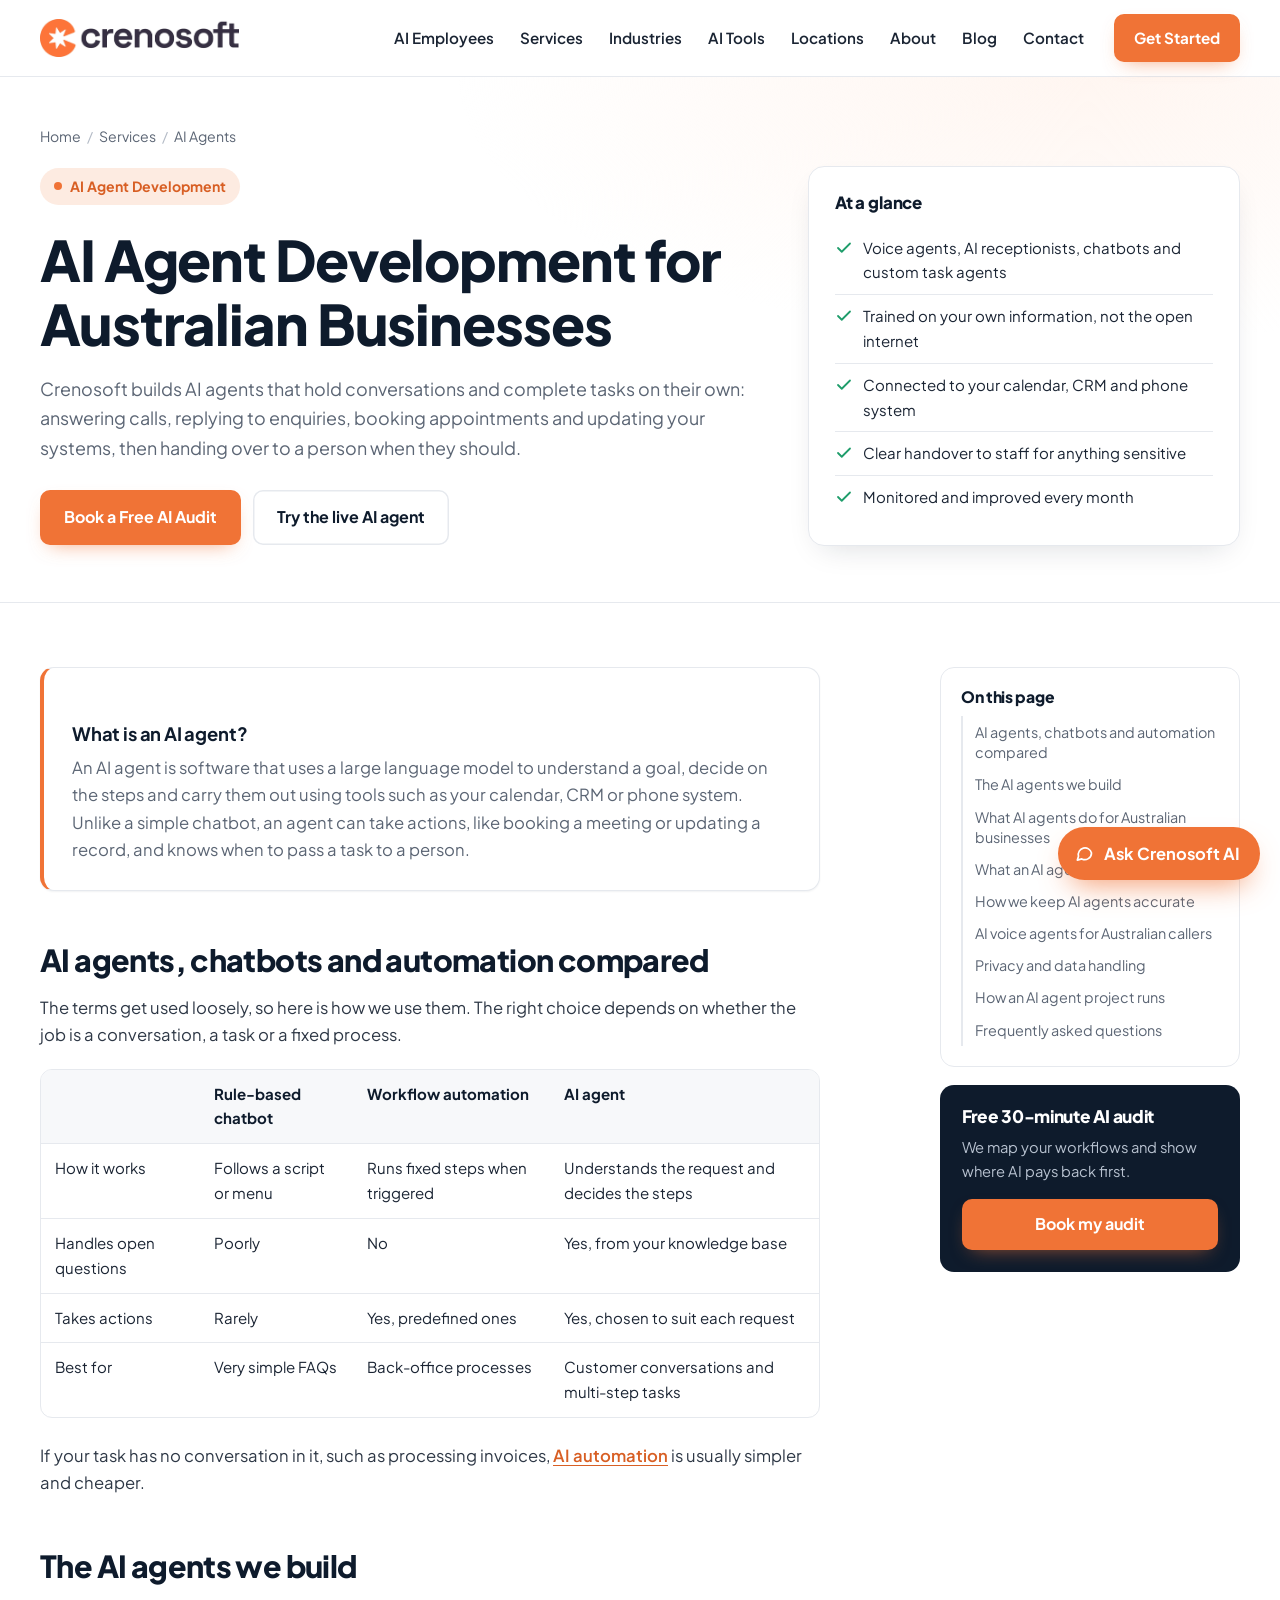
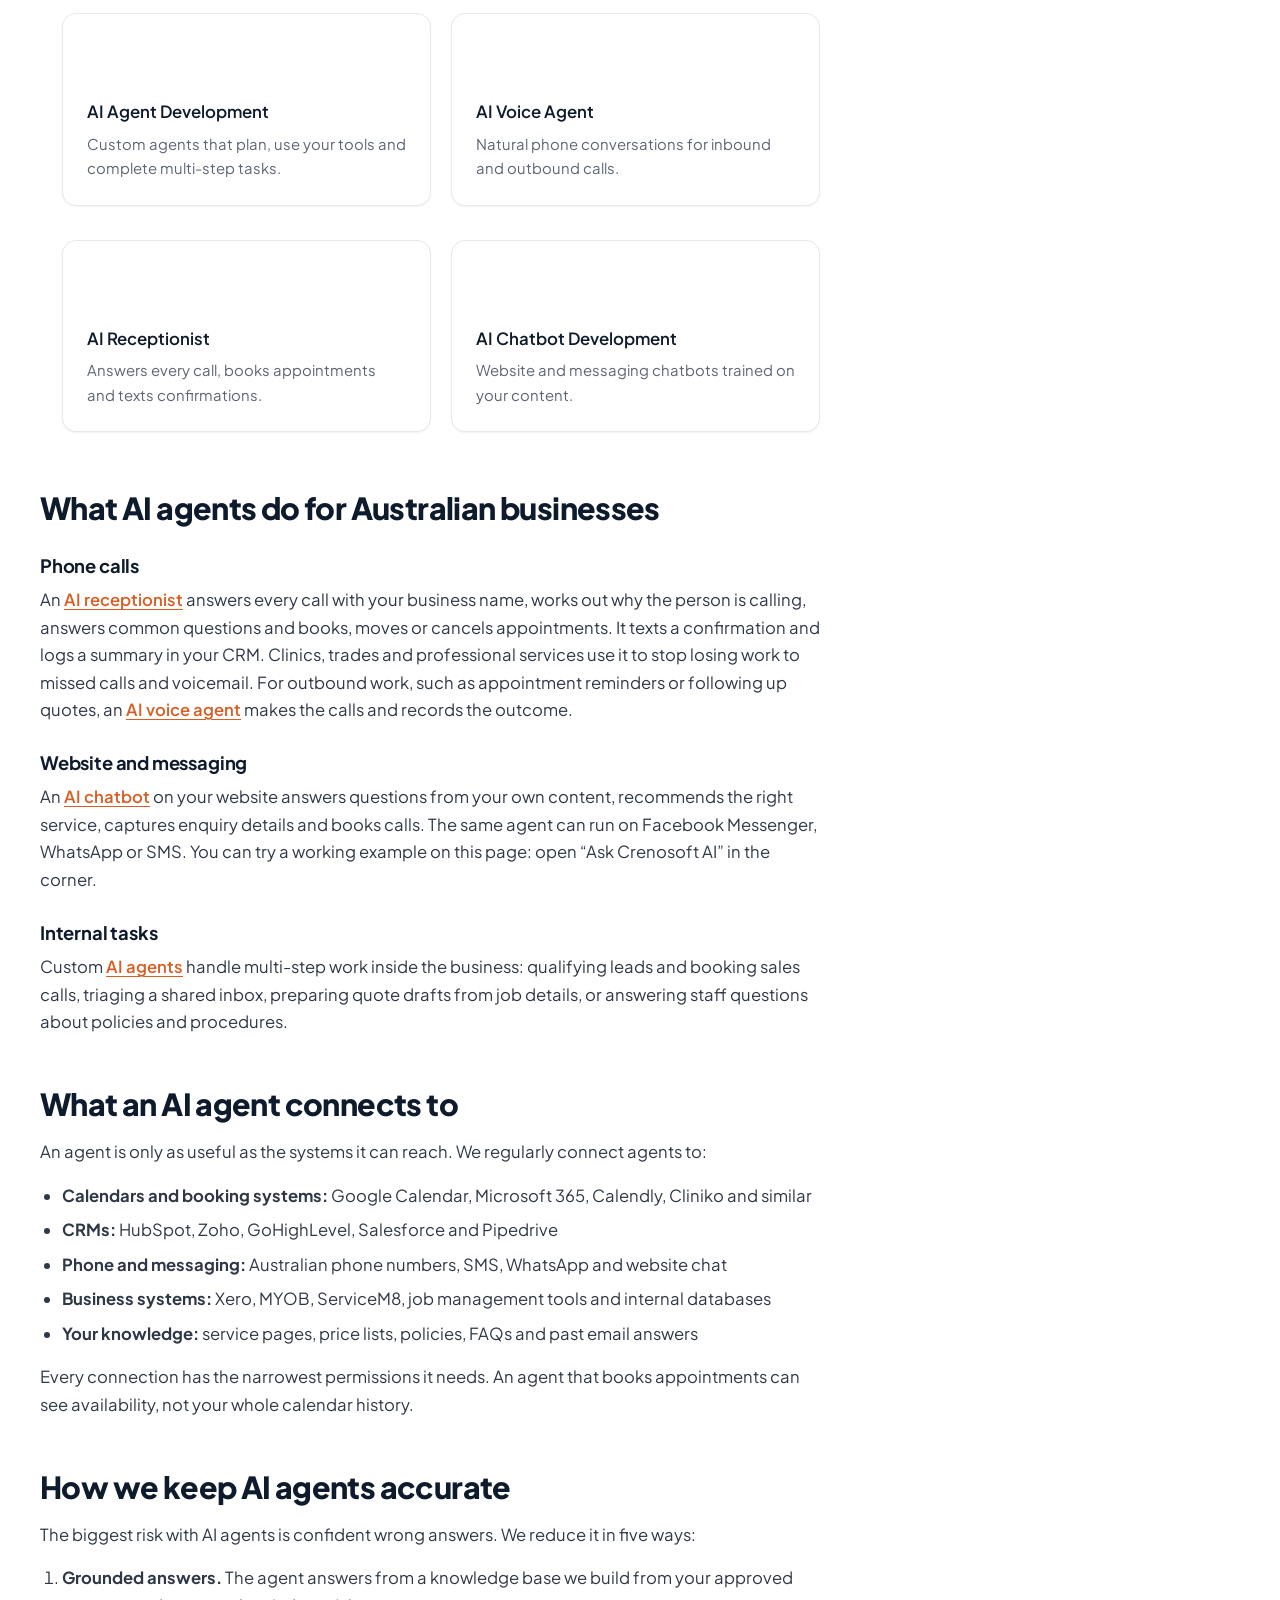
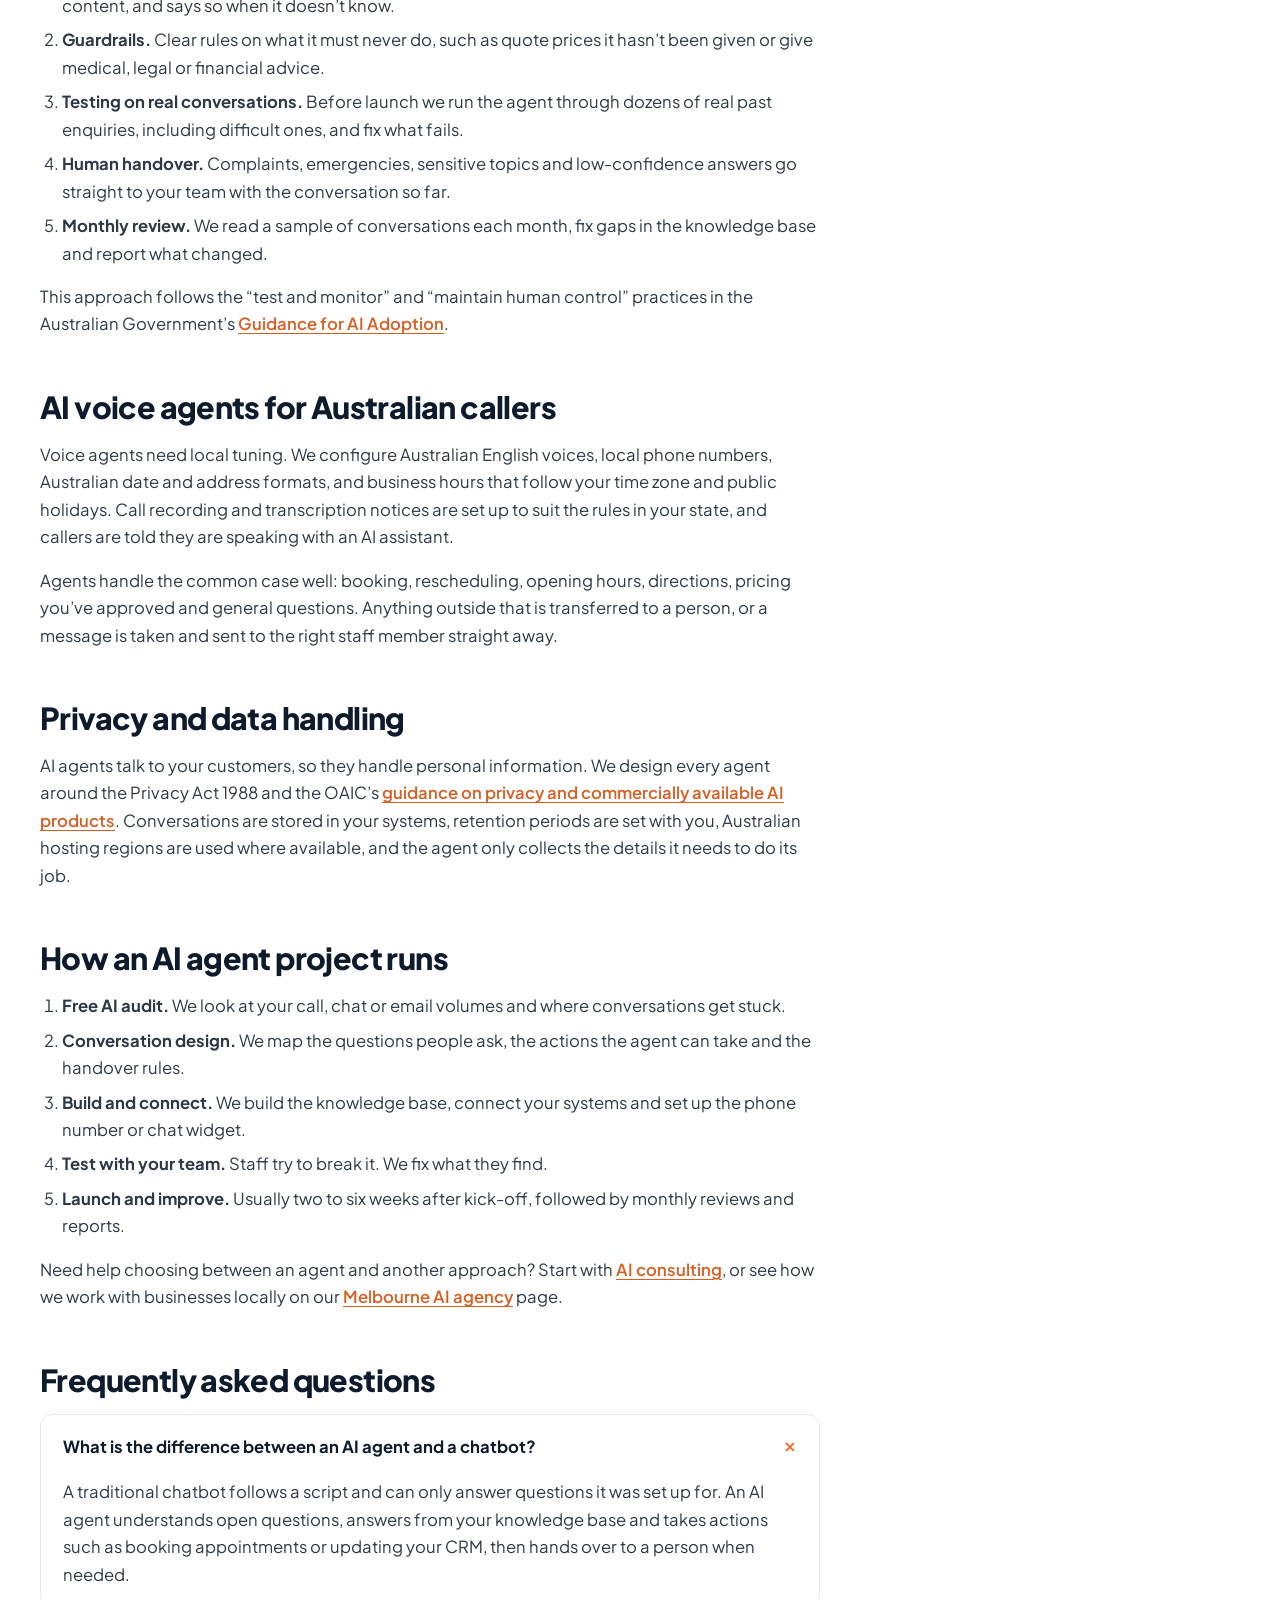
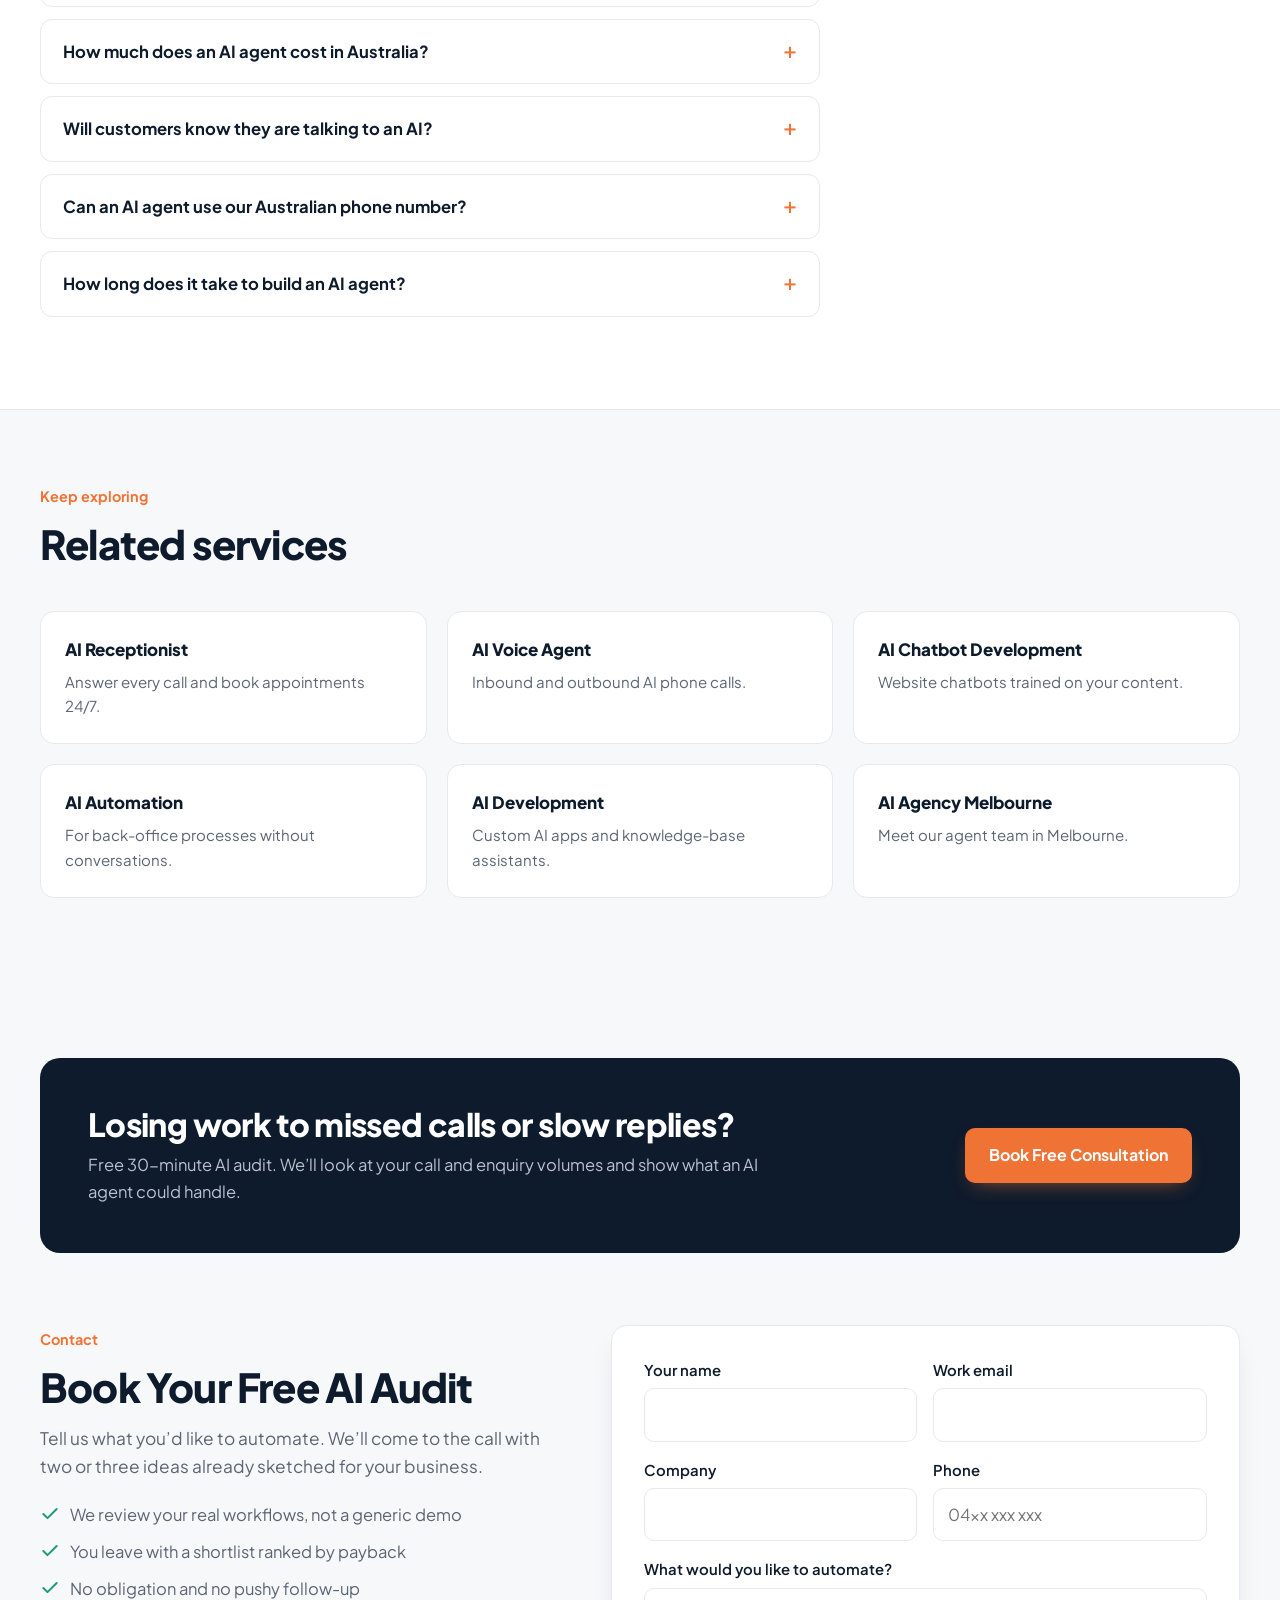
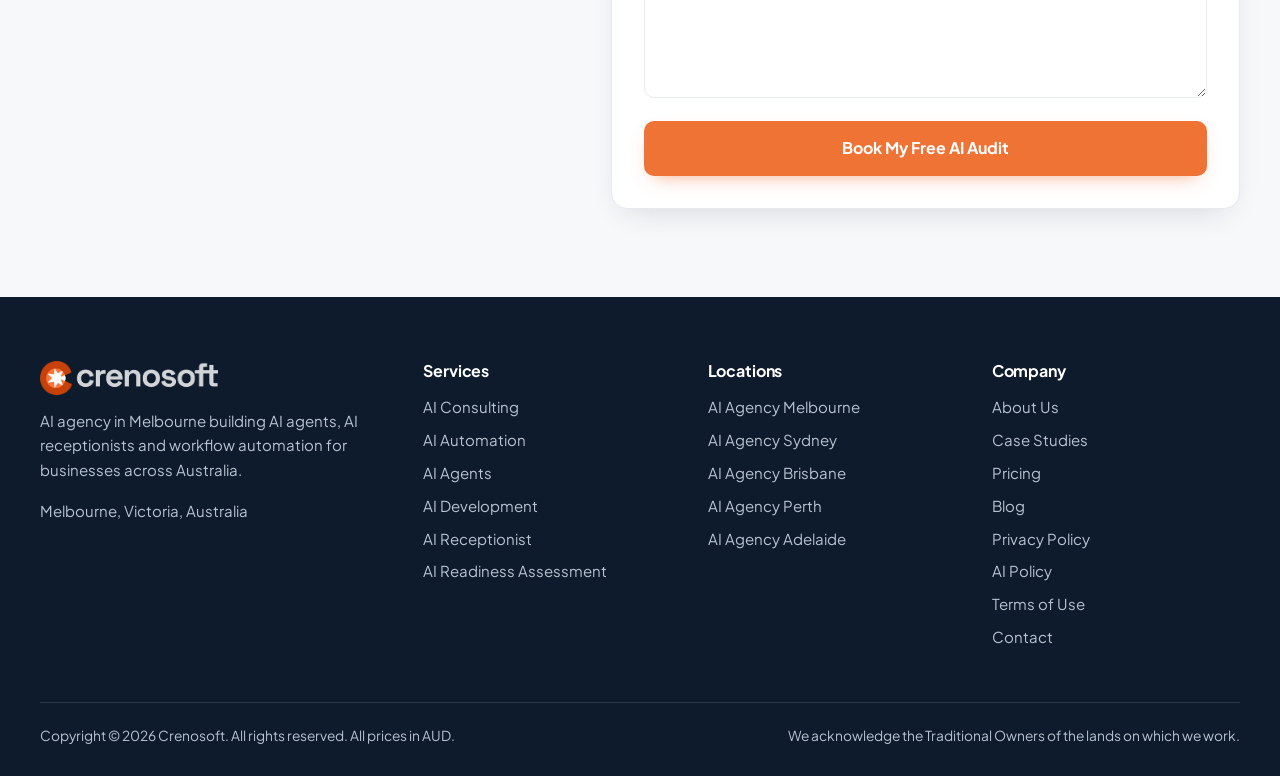
<file: ai-agents.html>
<!DOCTYPE html>
<html lang="en-AU">
<head>
<meta charset="utf-8">
<meta name="viewport" content="width=device-width, initial-scale=1, viewport-fit=cover">
<title>AI Agent Development Company Australia | Crenosoft</title>
<meta name="description" content="AI agent development for Australian businesses: voice agents, AI receptionists, chatbots and custom agents that use your tools and hand over to people.">
<link rel="canonical" href="https://www.crenosoft.com/ai-agents/">
<meta name="robots" content="index, follow, max-image-preview:large, max-snippet:-1">
<meta name="geo.region" content="AU-VIC">
<meta name="geo.placename" content="Melbourne">
<meta name="theme-color" content="#F07336">
<link rel="icon" type="image/png" href="/favicon.png">
<meta property="og:type" content="website">
<meta property="og:locale" content="en_AU">
<meta property="og:site_name" content="Crenosoft">
<meta property="og:title" content="AI Agent Development Company Australia | Crenosoft">
<meta property="og:description" content="AI agent development for Australian businesses: voice agents, AI receptionists, chatbots and custom agents that use your tools and hand over to people.">
<meta property="og:url" content="https://www.crenosoft.com/ai-agents/">
<meta name="twitter:card" content="summary_large_image">
<link rel="preconnect" href="https://fonts.googleapis.com">
<link rel="preconnect" href="https://fonts.gstatic.com" crossorigin>
<link href="https://fonts.googleapis.com/css2?family=Plus+Jakarta+Sans:wght@400;500;600;700;800&display=swap" rel="stylesheet">
<link rel="stylesheet" href="/styles.css">
<script type="application/ld+json">
{"@context":"https://schema.org","@graph":[{"@type":"WebPage","@id":"https://www.crenosoft.com/ai-agents/#webpage","url":"https://www.crenosoft.com/ai-agents/","name":"AI Agent Development Company Australia | Crenosoft","description":"AI agent development for Australian businesses: voice agents, AI receptionists, chatbots and custom agents that use your tools and hand over to people.","inLanguage":"en-AU","isPartOf":{"@id":"https://www.crenosoft.com/#website"},"about":{"@id":"https://www.crenosoft.com/ai-agents/#service"},"breadcrumb":{"@id":"https://www.crenosoft.com/ai-agents/#breadcrumb"},"speakable":{"@type":"SpeakableSpecification","cssSelector":[".answer-box p",".faq-answer"]}},{"@type":"BreadcrumbList","@id":"https://www.crenosoft.com/ai-agents/#breadcrumb","itemListElement":[{"@type":"ListItem","position":1,"name":"Home","item":"https://www.crenosoft.com/"},{"@type":"ListItem","position":2,"name":"Services","item":"https://www.crenosoft.com/#services"},{"@type":"ListItem","position":3,"name":"AI Agents","item":"https://www.crenosoft.com/ai-agents/"}]},{"@type":"Service","@id":"https://www.crenosoft.com/ai-agents/#service","name":"AI agent development","serviceType":"Artificial intelligence agent development","description":"An AI agent is software that uses a large language model to understand a goal, decide on the steps and carry them out using tools such as your calendar, CRM or phone system. Unlike a simple chatbot, an agent can take actions, like booking a meeting or updating a record, and knows when to pass a task to a person.","url":"https://www.crenosoft.com/ai-agents/","provider":{"@type":["Organization","ProfessionalService"],"@id":"https://www.crenosoft.com/#org","name":"Crenosoft","url":"https://www.crenosoft.com/","address":{"@type":"PostalAddress","addressLocality":"Melbourne","addressRegion":"VIC","addressCountry":"AU"}},"areaServed":[{"@type":"Country","name":"Australia"}],"hasOfferCatalog":{"@type":"OfferCatalog","name":"AI agent development","itemListElement":[{"@type":"Offer","itemOffered":{"@type":"Service","name":"AI Agent Development","url":"https://www.crenosoft.com/ai-agents/ai-agent-development/"}},{"@type":"Offer","itemOffered":{"@type":"Service","name":"AI Voice Agent","url":"https://www.crenosoft.com/ai-agents/ai-voice-agent/"}},{"@type":"Offer","itemOffered":{"@type":"Service","name":"AI Receptionist","url":"https://www.crenosoft.com/ai-agents/ai-receptionist/"}},{"@type":"Offer","itemOffered":{"@type":"Service","name":"AI Chatbot Development","url":"https://www.crenosoft.com/ai-agents/ai-chatbot-development/"}}]}},{"@type":"FAQPage","@id":"https://www.crenosoft.com/ai-agents/#faq","mainEntity":[{"@type":"Question","name":"What is the difference between an AI agent and a chatbot?","acceptedAnswer":{"@type":"Answer","text":"A traditional chatbot follows a script and can only answer questions it was set up for. An AI agent understands open questions, answers from your knowledge base and takes actions such as booking appointments or updating your CRM, then hands over to a person when needed."}},{"@type":"Question","name":"How much does an AI agent cost in Australia?","acceptedAnswer":{"@type":"Answer","text":"Cost depends on the channels it covers, the systems it connects to and the volume of conversations. We give a fixed build quote in AUD after a free audit, plus a monthly fee for hosting, call or message usage, monitoring and improvements."}},{"@type":"Question","name":"Will customers know they are talking to an AI?","acceptedAnswer":{"@type":"Answer","text":"Yes. We recommend telling callers and chat users they are speaking with an AI assistant, and always giving them a way to reach a person. This builds trust and follows Australian guidance on transparency."}},{"@type":"Question","name":"Can an AI agent use our Australian phone number?","acceptedAnswer":{"@type":"Answer","text":"Yes. The agent can answer on your existing number through call forwarding, or on a new Australian number. You choose the hours it answers and when calls go to staff."}},{"@type":"Question","name":"How long does it take to build an AI agent?","acceptedAnswer":{"@type":"Answer","text":"A focused AI receptionist or website chatbot usually goes live in two to three weeks. Custom agents that connect to several systems typically take four to six weeks, including testing with your team."}}]}]}
</script>
</head>
<body>
<a class="skip" href="#main">Skip to content</a>
<header class="site-header">
<nav class="wrap nav" aria-label="Main">
<a class="brand" href="/" aria-label="Crenosoft home"><img src="/logo.png" alt="Crenosoft" width="199" height="38"></a>
<button class="menu-toggle" aria-expanded="false" aria-controls="nav-links" aria-label="Open menu">
<svg width="26" height="26" viewBox="0 0 24 24" fill="none" stroke="currentColor" stroke-width="2" stroke-linecap="round"><path d="M4 7h16M4 12h16M4 17h16"/></svg>
</button>
<ul class="nav-links" id="nav-links">
<li><a href="/ai-employees/">AI Employees</a></li>
<li><a href="/#services">Services</a></li>
<li><a href="/#industries">Industries</a></li>
<li><a href="/#assessment">AI Tools</a></li>
<li><a href="/locations/melbourne/">Locations</a></li>
<li><a href="/about/">About</a></li>
<li><a href="/insights/">Blog</a></li>
<li><a href="#contact">Contact</a></li>
</ul>
<a class="btn btn-primary" href="#contact">Get Started</a>
</nav>
</header>
<main id="main">
<section class="page-hero" aria-labelledby="page-title">
<div class="wrap">
<nav class="crumbs" aria-label="Breadcrumb"><ol><li><a href="/">Home</a></li><li><a href="/#services">Services</a></li><li aria-current="page">AI Agents</li></ol></nav>
<div class="page-hero-grid">
<div>
<span class="pill"><i aria-hidden="true"></i>AI Agent Development</span>
<h1 id="page-title">AI Agent Development for Australian Businesses</h1>
<p class="lead">Crenosoft builds AI agents that hold conversations and complete tasks on their own: answering calls, replying to enquiries, booking appointments and updating your systems, then handing over to a person when they should.</p>
<div class="hero-ctas"><a class="btn btn-primary" href="#contact">Book a Free AI Audit</a><a class="btn btn-outline" href="/">Try the live AI agent</a></div>
</div>
<aside class="facts" aria-labelledby="facts-title"><h2 id="facts-title">At a glance</h2><ul><li><svg viewBox="0 0 24 24" fill="none" stroke="currentColor" stroke-width="2.4" stroke-linecap="round" stroke-linejoin="round" aria-hidden="true"><path d="M20 6 9 17l-5-5"/></svg><span>Voice agents, AI receptionists, chatbots and custom task agents</span></li><li><svg viewBox="0 0 24 24" fill="none" stroke="currentColor" stroke-width="2.4" stroke-linecap="round" stroke-linejoin="round" aria-hidden="true"><path d="M20 6 9 17l-5-5"/></svg><span>Trained on your own information, not the open internet</span></li><li><svg viewBox="0 0 24 24" fill="none" stroke="currentColor" stroke-width="2.4" stroke-linecap="round" stroke-linejoin="round" aria-hidden="true"><path d="M20 6 9 17l-5-5"/></svg><span>Connected to your calendar, CRM and phone system</span></li><li><svg viewBox="0 0 24 24" fill="none" stroke="currentColor" stroke-width="2.4" stroke-linecap="round" stroke-linejoin="round" aria-hidden="true"><path d="M20 6 9 17l-5-5"/></svg><span>Clear handover to staff for anything sensitive</span></li><li><svg viewBox="0 0 24 24" fill="none" stroke="currentColor" stroke-width="2.4" stroke-linecap="round" stroke-linejoin="round" aria-hidden="true"><path d="M20 6 9 17l-5-5"/></svg><span>Monitored and improved every month</span></li></ul></aside>
</div>
</div>
</section>
<section class="content" aria-label="Page content">
<div class="wrap content-grid">
<article class="prose">
<div class="answer-box"><h3>What is an AI agent?</h3><p>An AI agent is software that uses a large language model to understand a goal, decide on the steps and carry them out using tools such as your calendar, CRM or phone system. Unlike a simple chatbot, an agent can take actions, like booking a meeting or updating a record, and knows when to pass a task to a person.</p></div>
<h2 id="ai-agents-chatbots-and-automation-compared">AI agents, chatbots and automation compared</h2>
<p>The terms get used loosely, so here is how we use them. The right choice depends on whether the job is a conversation, a task or a fixed process.</p>
<div class="tbl-wrap"><table class="tbl">
<thead><tr><th scope="col"></th><th scope="col">Rule-based chatbot</th><th scope="col">Workflow automation</th><th scope="col">AI agent</th></tr></thead>
<tbody>
<tr><td>How it works</td><td>Follows a script or menu</td><td>Runs fixed steps when triggered</td><td>Understands the request and decides the steps</td></tr>
<tr><td>Handles open questions</td><td>Poorly</td><td>No</td><td>Yes, from your knowledge base</td></tr>
<tr><td>Takes actions</td><td>Rarely</td><td>Yes, predefined ones</td><td>Yes, chosen to suit each request</td></tr>
<tr><td>Best for</td><td>Very simple FAQs</td><td>Back-office processes</td><td>Customer conversations and multi-step tasks</td></tr>
</tbody></table></div>
<p>If your task has no conversation in it, such as processing invoices, <a href="/ai-automation/">AI automation</a> is usually simpler and cheaper.</p>
<h2 id="the-ai-agents-we-build">The AI agents we build</h2>
<ul class="svc-list"><li><a href="/ai-agents/ai-agent-development/">AI Agent Development</a><p>Custom agents that plan, use your tools and complete multi-step tasks.</p></li><li><a href="/ai-agents/ai-voice-agent/">AI Voice Agent</a><p>Natural phone conversations for inbound and outbound calls.</p></li><li><a href="/ai-agents/ai-receptionist/">AI Receptionist</a><p>Answers every call, books appointments and texts confirmations.</p></li><li><a href="/ai-agents/ai-chatbot-development/">AI Chatbot Development</a><p>Website and messaging chatbots trained on your content.</p></li></ul>
<h2 id="what-ai-agents-do-for-australian-businesses">What AI agents do for Australian businesses</h2>
<h3>Phone calls</h3>
<p>An <a href="/ai-agents/ai-receptionist/">AI receptionist</a> answers every call with your business name, works out why the person is calling, answers common questions and books, moves or cancels appointments. It texts a confirmation and logs a summary in your CRM. Clinics, trades and professional services use it to stop losing work to missed calls and voicemail. For outbound work, such as appointment reminders or following up quotes, an <a href="/ai-agents/ai-voice-agent/">AI voice agent</a> makes the calls and records the outcome.</p>
<h3>Website and messaging</h3>
<p>An <a href="/ai-agents/ai-chatbot-development/">AI chatbot</a> on your website answers questions from your own content, recommends the right service, captures enquiry details and books calls. The same agent can run on Facebook Messenger, WhatsApp or SMS. You can try a working example on this page: open “Ask Crenosoft AI” in the corner.</p>
<h3>Internal tasks</h3>
<p>Custom <a href="/ai-agents/ai-agent-development/">AI agents</a> handle multi-step work inside the business: qualifying leads and booking sales calls, triaging a shared inbox, preparing quote drafts from job details, or answering staff questions about policies and procedures.</p>
<h2 id="what-an-ai-agent-connects-to">What an AI agent connects to</h2>
<p>An agent is only as useful as the systems it can reach. We regularly connect agents to:</p>
<ul>
<li><strong>Calendars and booking systems:</strong> Google Calendar, Microsoft 365, Calendly, Cliniko and similar</li>
<li><strong>CRMs:</strong> HubSpot, Zoho, GoHighLevel, Salesforce and Pipedrive</li>
<li><strong>Phone and messaging:</strong> Australian phone numbers, SMS, WhatsApp and website chat</li>
<li><strong>Business systems:</strong> Xero, MYOB, ServiceM8, job management tools and internal databases</li>
<li><strong>Your knowledge:</strong> service pages, price lists, policies, FAQs and past email answers</li>
</ul>
<p>Every connection has the narrowest permissions it needs. An agent that books appointments can see availability, not your whole calendar history.</p>
<h2 id="how-we-keep-ai-agents-accurate">How we keep AI agents accurate</h2>
<p>The biggest risk with AI agents is confident wrong answers. We reduce it in five ways:</p>
<ol>
<li><strong>Grounded answers.</strong> The agent answers from a knowledge base we build from your approved content, and says so when it doesn’t know.</li>
<li><strong>Guardrails.</strong> Clear rules on what it must never do, such as quote prices it hasn’t been given or give medical, legal or financial advice.</li>
<li><strong>Testing on real conversations.</strong> Before launch we run the agent through dozens of real past enquiries, including difficult ones, and fix what fails.</li>
<li><strong>Human handover.</strong> Complaints, emergencies, sensitive topics and low-confidence answers go straight to your team with the conversation so far.</li>
<li><strong>Monthly review.</strong> We read a sample of conversations each month, fix gaps in the knowledge base and report what changed.</li>
</ol>
<p>This approach follows the “test and monitor” and “maintain human control” practices in the Australian Government’s <a href="https://www.industry.gov.au/publications/guidance-ai-adoption" target="_blank" rel="noopener">Guidance for AI Adoption</a>.</p>
<h2 id="ai-voice-agents-for-australian-callers">AI voice agents for Australian callers</h2>
<p>Voice agents need local tuning. We configure Australian English voices, local phone numbers, Australian date and address formats, and business hours that follow your time zone and public holidays. Call recording and transcription notices are set up to suit the rules in your state, and callers are told they are speaking with an AI assistant.</p>
<p>Agents handle the common case well: booking, rescheduling, opening hours, directions, pricing you’ve approved and general questions. Anything outside that is transferred to a person, or a message is taken and sent to the right staff member straight away.</p>
<h2 id="privacy-and-data-handling">Privacy and data handling</h2>
<p>AI agents talk to your customers, so they handle personal information. We design every agent around the Privacy Act 1988 and the OAIC’s <a href="https://www.oaic.gov.au/privacy/privacy-guidance-for-organisations-and-government-agencies/guidance-on-privacy-and-the-use-of-commercially-available-ai-products" target="_blank" rel="noopener">guidance on privacy and commercially available AI products</a>. Conversations are stored in your systems, retention periods are set with you, Australian hosting regions are used where available, and the agent only collects the details it needs to do its job.</p>
<h2 id="how-an-ai-agent-project-runs">How an AI agent project runs</h2>
<ol>
<li><strong>Free AI audit.</strong> We look at your call, chat or email volumes and where conversations get stuck.</li>
<li><strong>Conversation design.</strong> We map the questions people ask, the actions the agent can take and the handover rules.</li>
<li><strong>Build and connect.</strong> We build the knowledge base, connect your systems and set up the phone number or chat widget.</li>
<li><strong>Test with your team.</strong> Staff try to break it. We fix what they find.</li>
<li><strong>Launch and improve.</strong> Usually two to six weeks after kick-off, followed by monthly reviews and reports.</li>
</ol>
<p>Need help choosing between an agent and another approach? Start with <a href="/ai-consulting/">AI consulting</a>, or see how we work with businesses locally on our <a href="/locations/melbourne/">Melbourne AI agency</a> page.</p>
<h2 id="faq">Frequently asked questions</h2>
<div class="faq" style="margin:0"><details open><summary>What is the difference between an AI agent and a chatbot?</summary><p class="faq-answer">A traditional chatbot follows a script and can only answer questions it was set up for. An AI agent understands open questions, answers from your knowledge base and takes actions such as booking appointments or updating your CRM, then hands over to a person when needed.</p></details><details><summary>How much does an AI agent cost in Australia?</summary><p class="faq-answer">Cost depends on the channels it covers, the systems it connects to and the volume of conversations. We give a fixed build quote in AUD after a free audit, plus a monthly fee for hosting, call or message usage, monitoring and improvements.</p></details><details><summary>Will customers know they are talking to an AI?</summary><p class="faq-answer">Yes. We recommend telling callers and chat users they are speaking with an AI assistant, and always giving them a way to reach a person. This builds trust and follows Australian guidance on transparency.</p></details><details><summary>Can an AI agent use our Australian phone number?</summary><p class="faq-answer">Yes. The agent can answer on your existing number through call forwarding, or on a new Australian number. You choose the hours it answers and when calls go to staff.</p></details><details><summary>How long does it take to build an AI agent?</summary><p class="faq-answer">A focused AI receptionist or website chatbot usually goes live in two to three weeks. Custom agents that connect to several systems typically take four to six weeks, including testing with your team.</p></details></div>
</article>
<div class="aside">
<nav class="toc" aria-label="On this page"><h2>On this page</h2><ol id="toc-list"></ol></nav>
<div class="aside-cta"><h2>Free 30-minute AI audit</h2><p>We map your workflows and show where AI pays back first.</p><a class="btn btn-primary" href="#contact">Book my audit</a></div>
</div>
</div>
</section>
<section class="related" aria-labelledby="related-title">
<div class="wrap">
<div class="section-head"><span class="label">Keep exploring</span><h2 id="related-title">Related services</h2></div>
<ul class="ind-list"><li><a href="/ai-agents/ai-receptionist/">AI Receptionist</a><p>Answer every call and book appointments 24/7.</p></li><li><a href="/ai-agents/ai-voice-agent/">AI Voice Agent</a><p>Inbound and outbound AI phone calls.</p></li><li><a href="/ai-agents/ai-chatbot-development/">AI Chatbot Development</a><p>Website chatbots trained on your content.</p></li><li><a href="/ai-automation/">AI Automation</a><p>For back-office processes without conversations.</p></li><li><a href="/ai-development/">AI Development</a><p>Custom AI apps and knowledge-base assistants.</p></li><li><a href="/locations/melbourne/">AI Agency Melbourne</a><p>Meet our agent team in Melbourne.</p></li></ul>
</div>
</section>

<section id="contact" class="soft" aria-labelledby="contact-title">
<div class="wrap">
<div class="cta-band">
<div><h2>Losing work to missed calls or slow replies?</h2><p>Free 30-minute AI audit. We’ll look at your call and enquiry volumes and show what an AI agent could handle.</p></div>
<a class="btn btn-primary" href="#audit-form">Book Free Consultation</a>
</div>
<div class="contact-grid">
<div>
<span class="label">Contact</span>
<h2 id="contact-title">Book Your Free AI Audit</h2>
<p class="lead">Tell us what you’d like to automate. We’ll come to the call with two or three ideas already sketched for your business.</p>
<ul>
<li><svg viewBox="0 0 24 24" fill="none" stroke="currentColor" stroke-width="2.4" stroke-linecap="round" stroke-linejoin="round" aria-hidden="true"><path d="M20 6 9 17l-5-5"/></svg>We review your real workflows, not a generic demo</li>
<li><svg viewBox="0 0 24 24" fill="none" stroke="currentColor" stroke-width="2.4" stroke-linecap="round" stroke-linejoin="round" aria-hidden="true"><path d="M20 6 9 17l-5-5"/></svg>You leave with a shortlist ranked by payback</li>
<li><svg viewBox="0 0 24 24" fill="none" stroke="currentColor" stroke-width="2.4" stroke-linecap="round" stroke-linejoin="round" aria-hidden="true"><path d="M20 6 9 17l-5-5"/></svg>No obligation and no pushy follow-up</li>
</ul>
</div>
<form class="audit" id="audit-form" novalidate data-endpoint="">
<div class="f-row">
<div class="f"><label for="f-name">Your name</label><input id="f-name" name="name" autocomplete="name" required></div>
<div class="f"><label for="f-email">Work email</label><input id="f-email" name="email" type="email" autocomplete="email" required></div>
</div>
<div class="f-row">
<div class="f"><label for="f-company">Company</label><input id="f-company" name="company" autocomplete="organization"></div>
<div class="f"><label for="f-phone">Phone</label><input id="f-phone" name="phone" type="tel" autocomplete="tel" placeholder="04xx xxx xxx"></div>
</div>
<div class="f"><label for="f-task">What would you like to automate?</label><textarea id="f-task" name="task"></textarea></div>
<p class="f-error" id="f-error">Add your name and a valid work email so we can reach you.</p>
<button class="btn btn-primary" type="submit" style="width:100%">Book My Free AI Audit</button>
<div class="form-done" id="form-done" aria-live="polite"><h3>Audit request received</h3><p style="color:var(--ink-2);margin:0">Thanks <span id="done-name"></span>. We’ll email you within one business day with times for your audit.</p></div>
</form>
</div>
</div>
</section>

</main>
<footer>
<div class="wrap">
<div class="foot-grid">
<div>
<a class="brand" href="/" aria-label="Crenosoft home"><img src="/logo-light.png" alt="Crenosoft" width="178" height="34"></a>
<p>AI agency in Melbourne building AI agents, AI receptionists and workflow automation for businesses across Australia.</p>
<p style="margin:0">Melbourne, Victoria, Australia</p>
<!-- TODO before launch: street address (must match Google Business Profile), +61 phone, email, ABN -->
</div>
<div>
<h3>Services</h3>
<ul>
<li><a href="/ai-consulting/">AI Consulting</a></li>
<li><a href="/ai-automation/">AI Automation</a></li>
<li><a href="/ai-agents/">AI Agents</a></li>
<li><a href="/ai-development/">AI Development</a></li>
<li><a href="/ai-agents/ai-receptionist/">AI Receptionist</a></li>
<li><a href="/ai-consulting/ai-readiness-assessment/">AI Readiness Assessment</a></li>
</ul>
</div>
<div>
<h3>Locations</h3>
<ul>
<li><a href="/locations/melbourne/">AI Agency Melbourne</a></li>
<li><a href="/locations/sydney/">AI Agency Sydney</a></li>
<li><a href="/locations/brisbane/">AI Agency Brisbane</a></li>
<li><a href="/locations/perth/">AI Agency Perth</a></li>
<li><a href="/locations/adelaide/">AI Agency Adelaide</a></li>
</ul>
</div>
<div>
<h3>Company</h3>
<ul>
<li><a href="/about/">About Us</a></li>
<li><a href="/case-studies/">Case Studies</a></li>
<li><a href="/pricing/">Pricing</a></li>
<li><a href="/insights/">Blog</a></li>
<li><a href="/privacy/">Privacy Policy</a></li>
<li><a href="/ai-policy/">AI Policy</a></li>
<li><a href="/terms/">Terms of Use</a></li>
<li><a href="#contact">Contact</a></li>
</ul>
</div>
</div>
<div class="foot-base">
<span>Copyright © <span id="yr">2026</span> Crenosoft. All rights reserved. All prices in AUD.</span>
<span>We acknowledge the Traditional Owners of the lands on which we work.</span>
</div>
</div>
</footer>
<button class="chat-fab" id="chat-fab" aria-expanded="false" aria-controls="chat"><svg viewBox="0 0 24 24" fill="none" stroke="currentColor" stroke-width="2" stroke-linecap="round" stroke-linejoin="round" aria-hidden="true"><path d="M21 12a8 8 0 0 1-11.6 7.1L4 20.5l1.4-4.6A8 8 0 1 1 21 12z"/></svg>Ask Crenosoft AI</button>
<div class="chat" id="chat" role="dialog" aria-label="Crenosoft AI assistant">
<div class="chat-head"><b>Crenosoft AI Assistant</b><button id="chat-close" aria-label="Close chat">×</button></div>
<div class="chat-log" id="chat-log" aria-live="polite"><div class="msg bot">Hi, I’m Crenosoft’s AI assistant. Ask me anything about this service, how projects work, or what AI could do for your business.</div></div>
<form class="chat-form" id="chat-form"><input id="chat-input" placeholder="Type your question" aria-label="Your question" maxlength="500"><button type="submit">Send</button></form>
</div>
<script src="/site.js" defer></script>
</body>
</html>
</file>
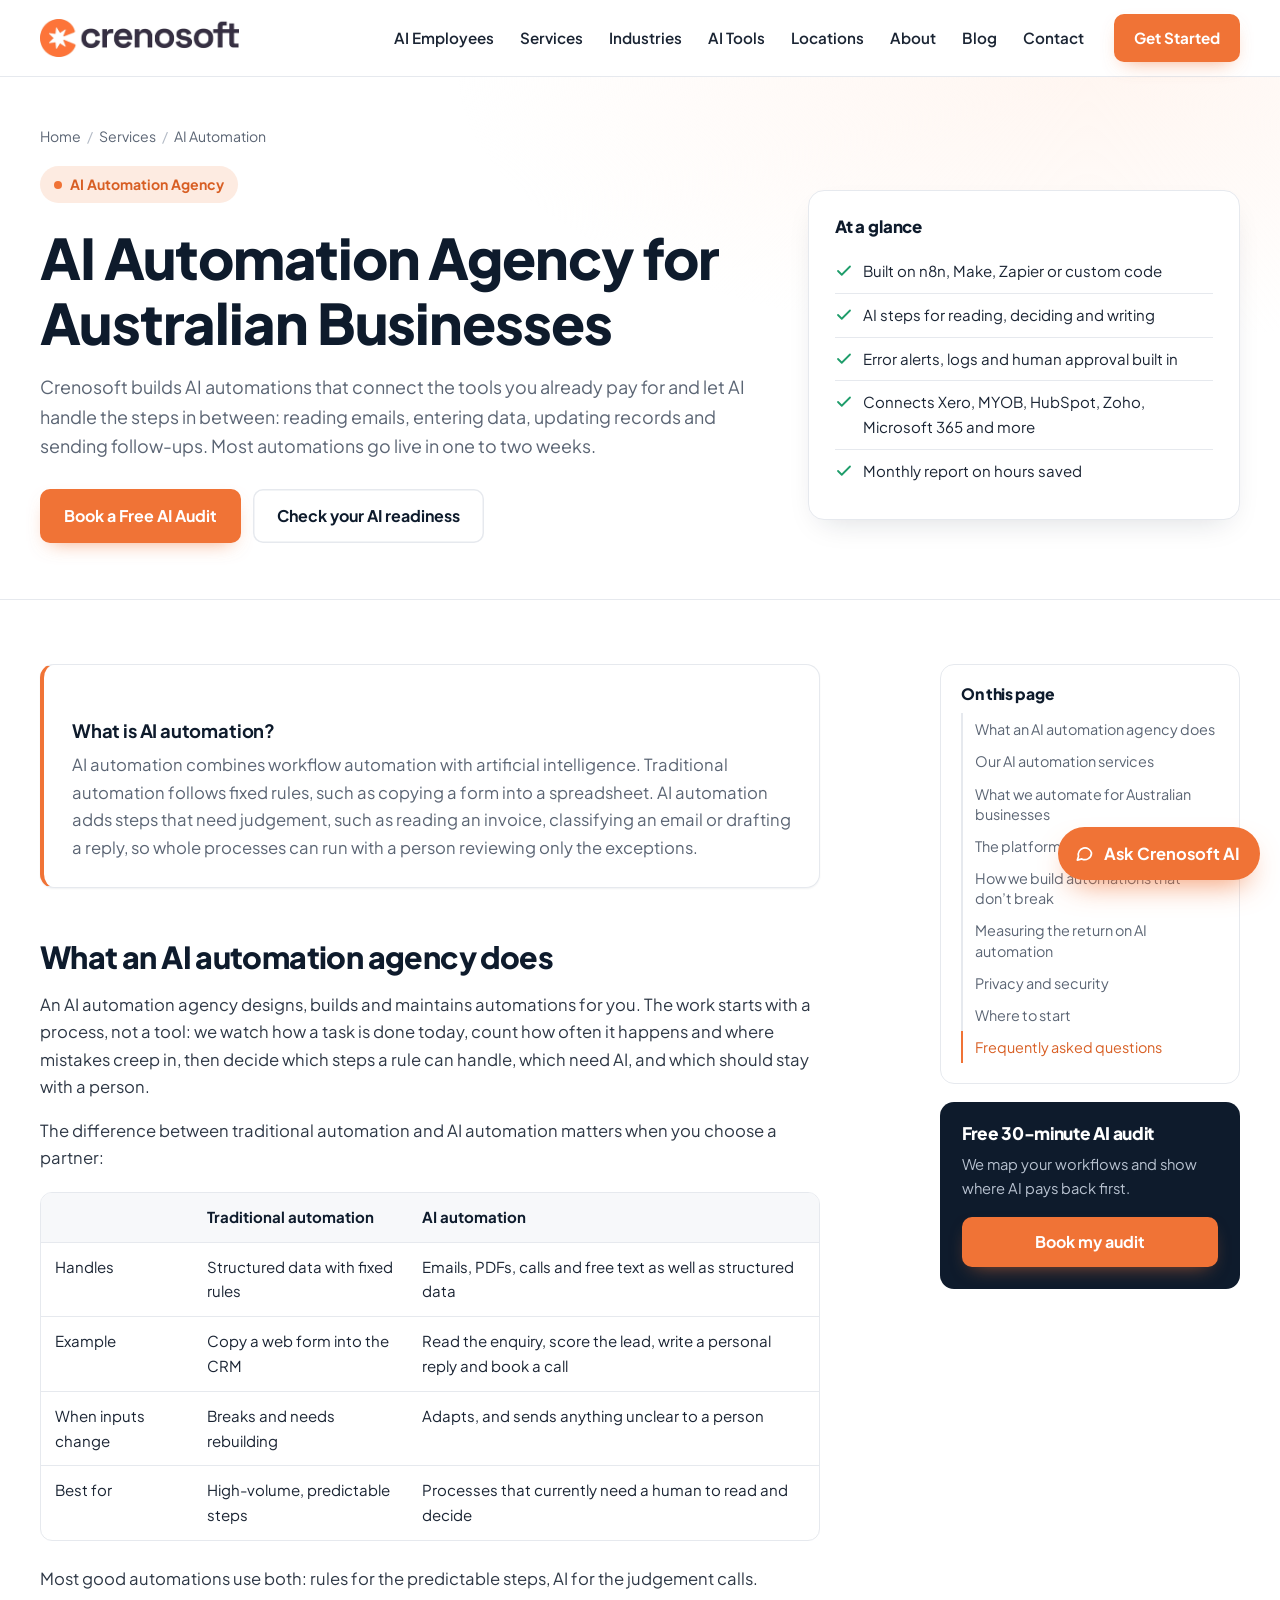
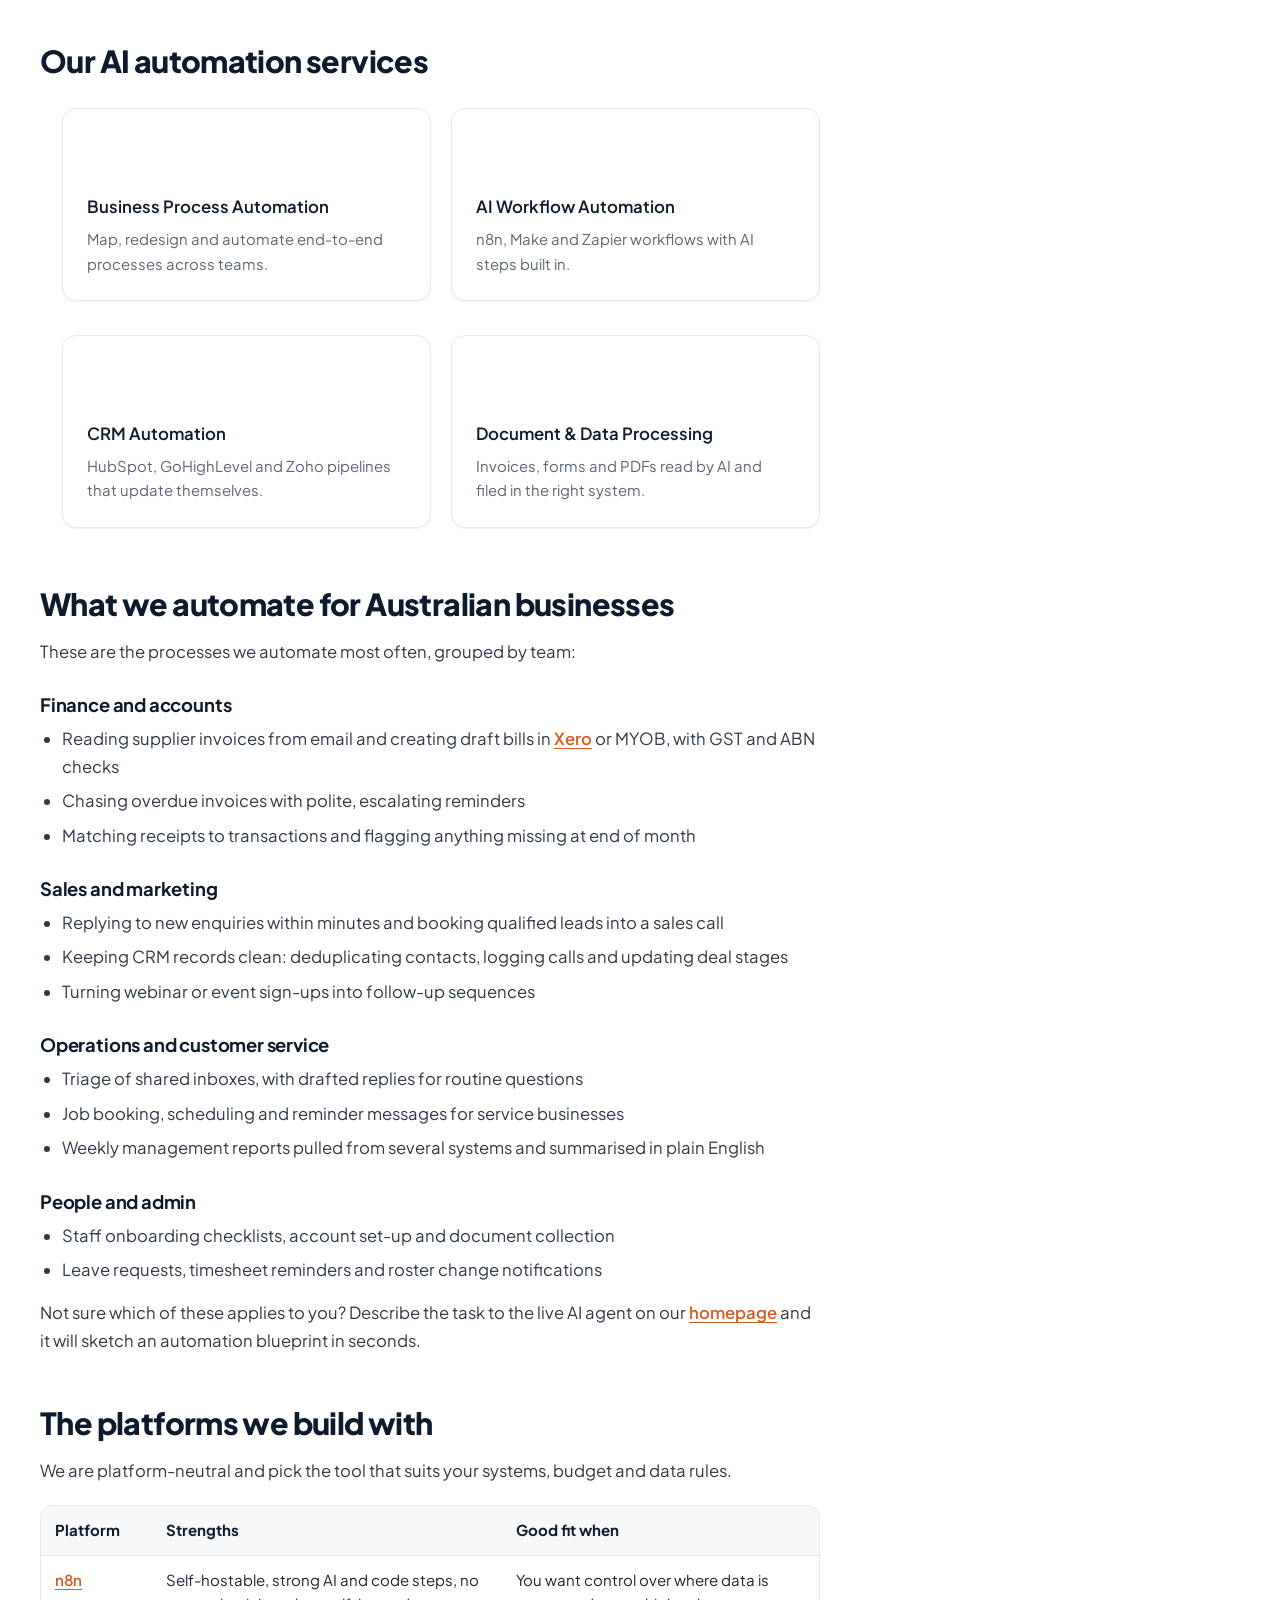
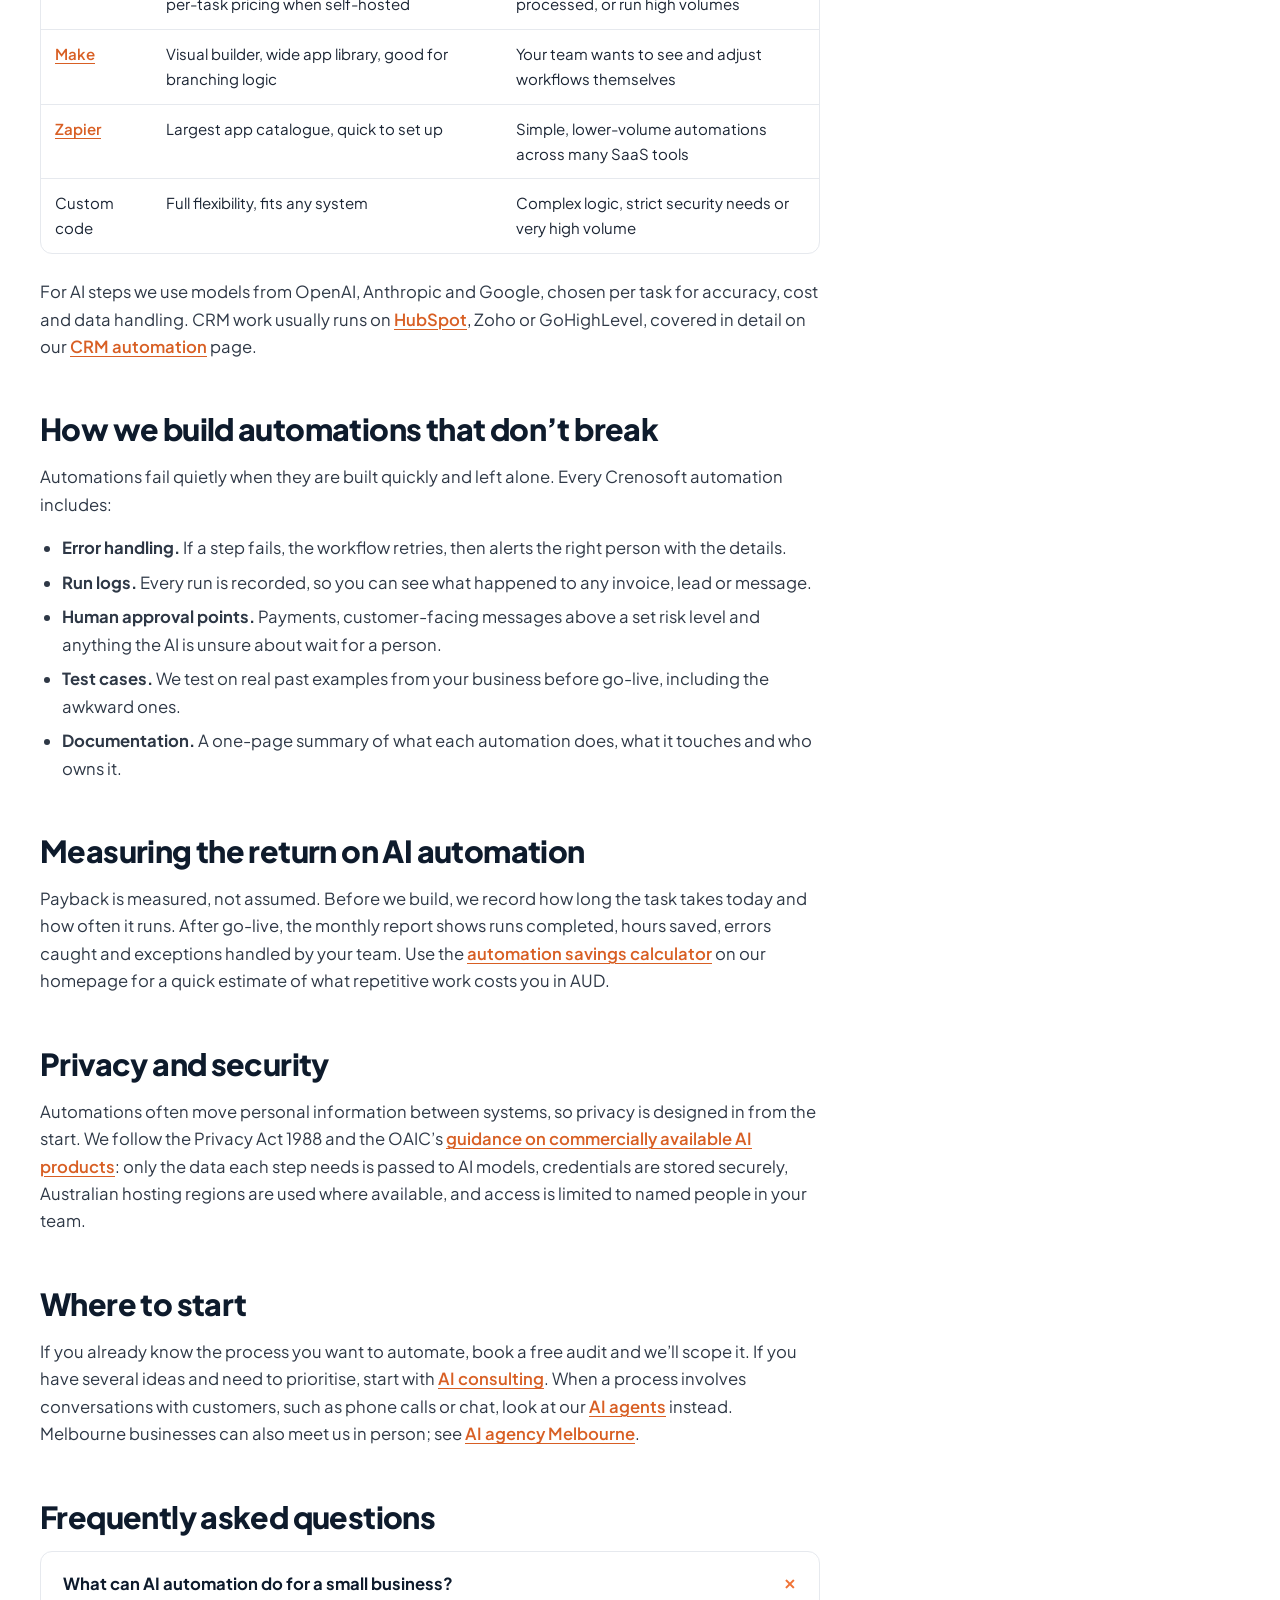
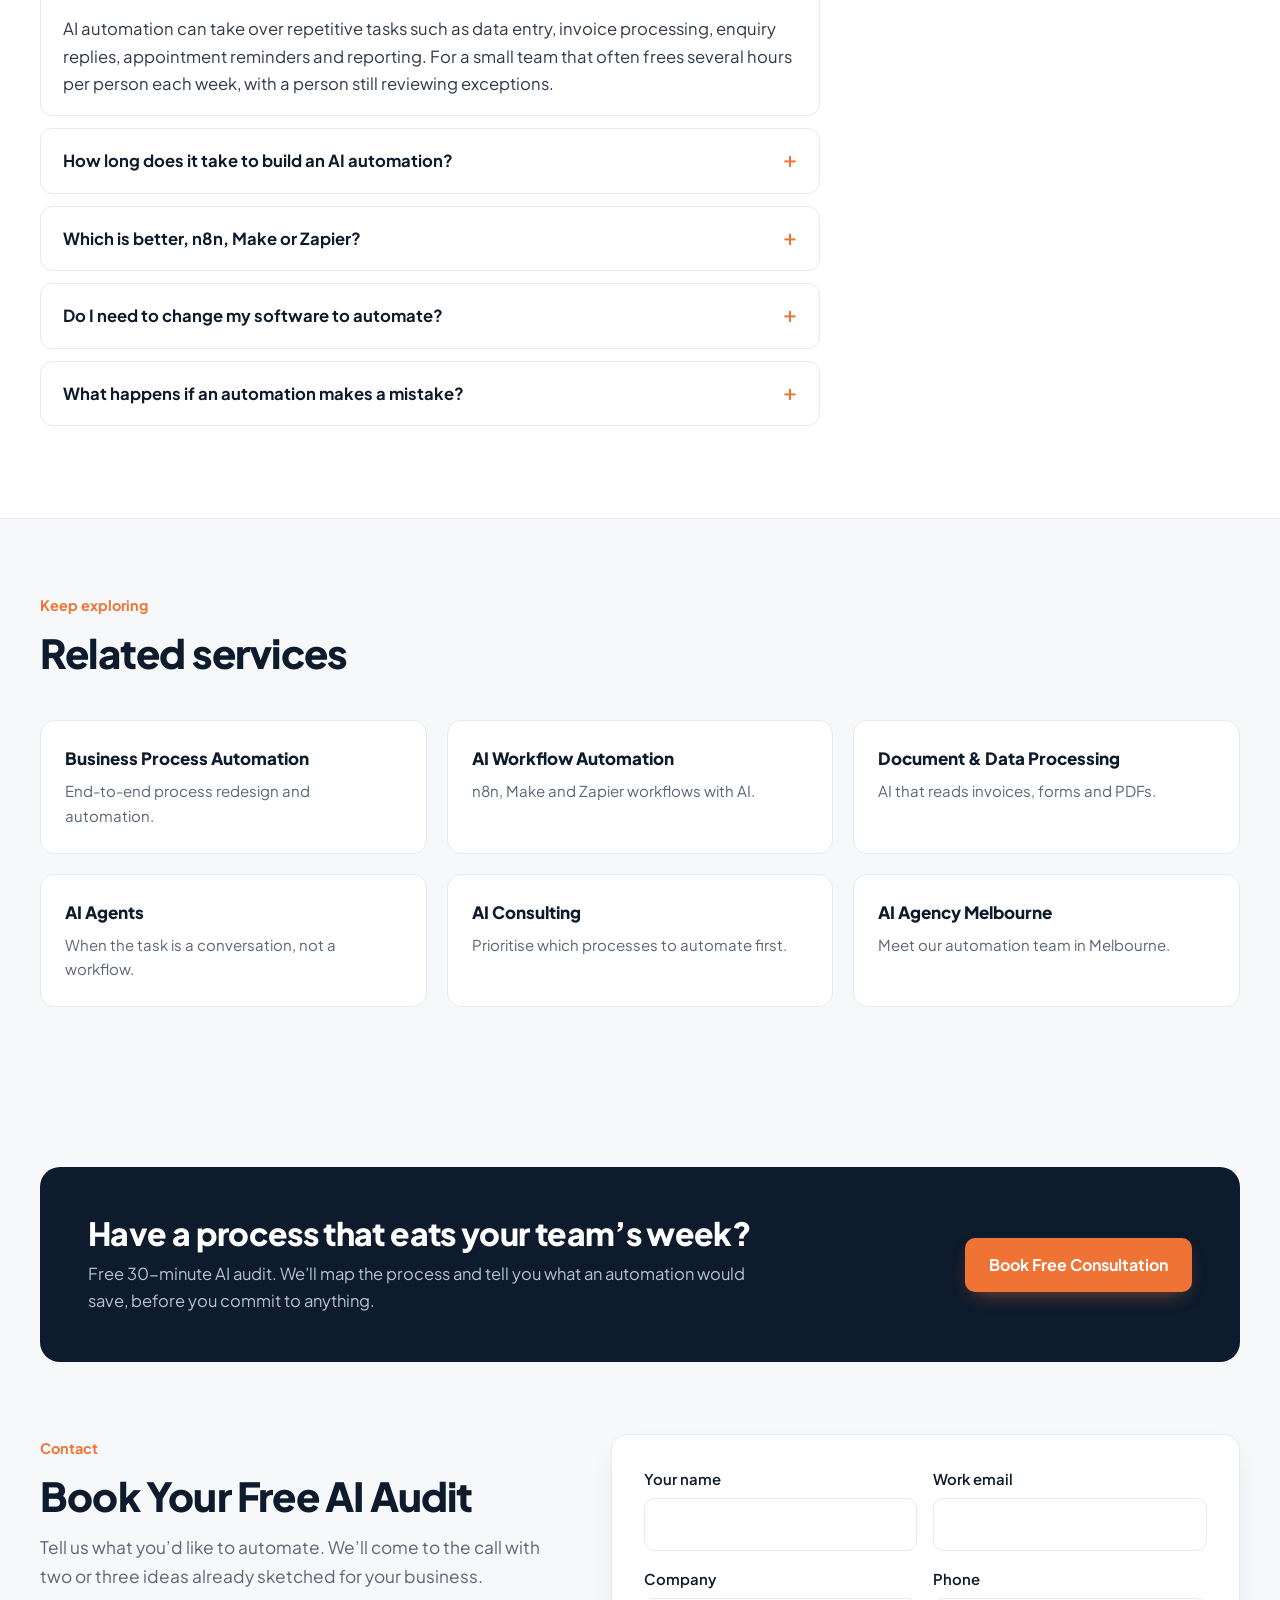
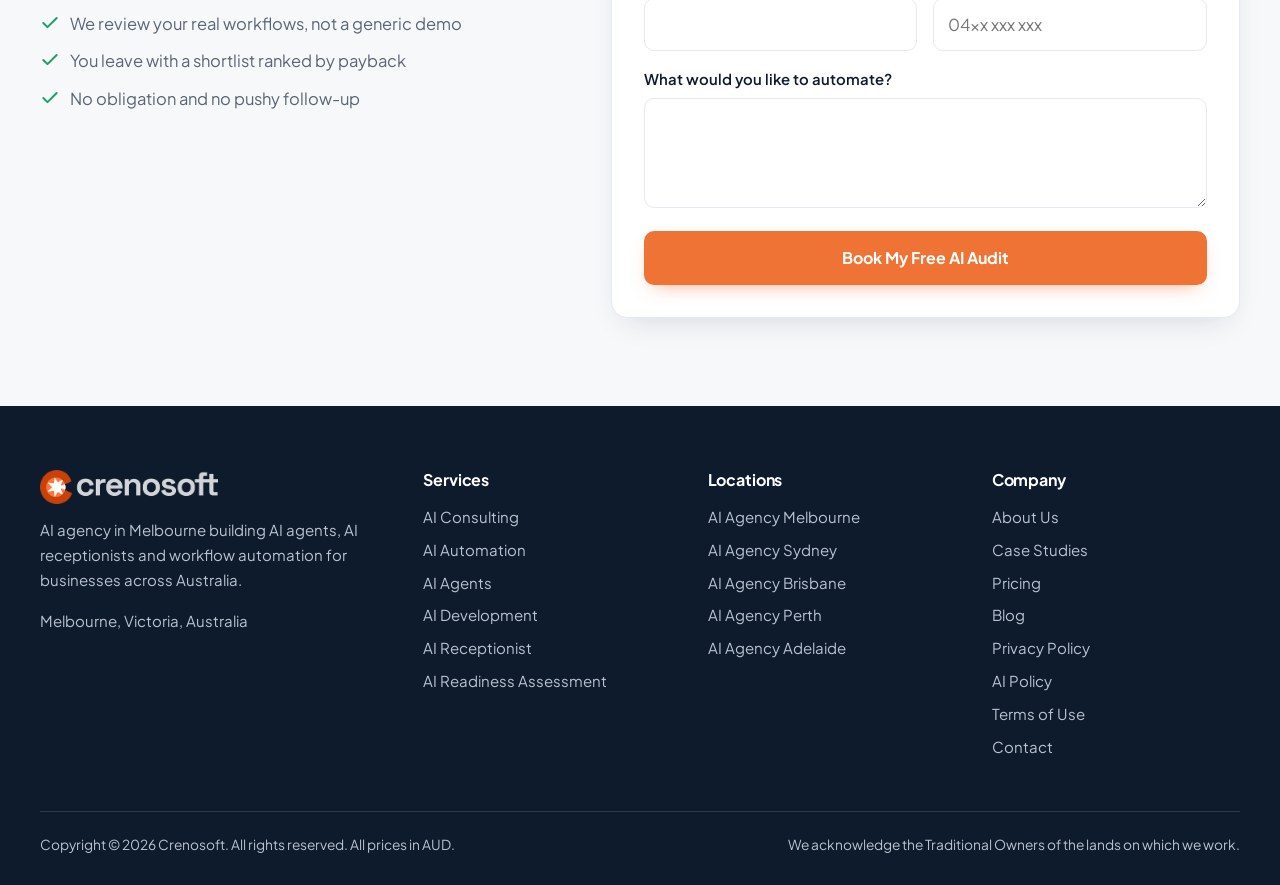
<file: ai-automation.html>
<!DOCTYPE html>
<html lang="en-AU">
<head>
<meta charset="utf-8">
<meta name="viewport" content="width=device-width, initial-scale=1, viewport-fit=cover">
<title>AI Automation Agency | AI Automation Services | Crenosoft</title>
<meta name="description" content="Crenosoft is an AI automation agency for Australian businesses. We automate invoices, leads, reporting and admin with n8n, Make and AI. Book a free audit.">
<link rel="canonical" href="https://www.crenosoft.com/ai-automation/">
<meta name="robots" content="index, follow, max-image-preview:large, max-snippet:-1">
<meta name="geo.region" content="AU-VIC">
<meta name="geo.placename" content="Melbourne">
<meta name="theme-color" content="#F07336">
<link rel="icon" type="image/png" href="/favicon.png">
<meta property="og:type" content="website">
<meta property="og:locale" content="en_AU">
<meta property="og:site_name" content="Crenosoft">
<meta property="og:title" content="AI Automation Agency | AI Automation Services | Crenosoft">
<meta property="og:description" content="Crenosoft is an AI automation agency for Australian businesses. We automate invoices, leads, reporting and admin with n8n, Make and AI. Book a free audit.">
<meta property="og:url" content="https://www.crenosoft.com/ai-automation/">
<meta name="twitter:card" content="summary_large_image">
<link rel="preconnect" href="https://fonts.googleapis.com">
<link rel="preconnect" href="https://fonts.gstatic.com" crossorigin>
<link href="https://fonts.googleapis.com/css2?family=Plus+Jakarta+Sans:wght@400;500;600;700;800&display=swap" rel="stylesheet">
<link rel="stylesheet" href="/styles.css">
<script type="application/ld+json">
{"@context":"https://schema.org","@graph":[{"@type":"WebPage","@id":"https://www.crenosoft.com/ai-automation/#webpage","url":"https://www.crenosoft.com/ai-automation/","name":"AI Automation Agency | AI Automation Services | Crenosoft","description":"Crenosoft is an AI automation agency for Australian businesses. We automate invoices, leads, reporting and admin with n8n, Make and AI. Book a free audit.","inLanguage":"en-AU","isPartOf":{"@id":"https://www.crenosoft.com/#website"},"about":{"@id":"https://www.crenosoft.com/ai-automation/#service"},"breadcrumb":{"@id":"https://www.crenosoft.com/ai-automation/#breadcrumb"},"speakable":{"@type":"SpeakableSpecification","cssSelector":[".answer-box p",".faq-answer"]}},{"@type":"BreadcrumbList","@id":"https://www.crenosoft.com/ai-automation/#breadcrumb","itemListElement":[{"@type":"ListItem","position":1,"name":"Home","item":"https://www.crenosoft.com/"},{"@type":"ListItem","position":2,"name":"Services","item":"https://www.crenosoft.com/#services"},{"@type":"ListItem","position":3,"name":"AI Automation","item":"https://www.crenosoft.com/ai-automation/"}]},{"@type":"Service","@id":"https://www.crenosoft.com/ai-automation/#service","name":"AI automation","serviceType":"Business process automation with artificial intelligence","description":"AI automation combines workflow automation with artificial intelligence. Traditional automation follows fixed rules, such as copying a form into a spreadsheet. AI automation adds steps that need judgement, such as reading an invoice, classifying an email or drafting a reply, so whole processes can run with a person reviewing only the exceptions.","url":"https://www.crenosoft.com/ai-automation/","provider":{"@type":["Organization","ProfessionalService"],"@id":"https://www.crenosoft.com/#org","name":"Crenosoft","url":"https://www.crenosoft.com/","address":{"@type":"PostalAddress","addressLocality":"Melbourne","addressRegion":"VIC","addressCountry":"AU"}},"areaServed":[{"@type":"Country","name":"Australia"}],"hasOfferCatalog":{"@type":"OfferCatalog","name":"AI automation","itemListElement":[{"@type":"Offer","itemOffered":{"@type":"Service","name":"Business Process Automation","url":"https://www.crenosoft.com/ai-automation/business-process-automation/"}},{"@type":"Offer","itemOffered":{"@type":"Service","name":"AI Workflow Automation","url":"https://www.crenosoft.com/ai-automation/workflow-automation/"}},{"@type":"Offer","itemOffered":{"@type":"Service","name":"CRM Automation","url":"https://www.crenosoft.com/ai-automation/crm-automation/"}},{"@type":"Offer","itemOffered":{"@type":"Service","name":"Document & Data Processing","url":"https://www.crenosoft.com/ai-automation/document-processing/"}}]}},{"@type":"FAQPage","@id":"https://www.crenosoft.com/ai-automation/#faq","mainEntity":[{"@type":"Question","name":"What can AI automation do for a small business?","acceptedAnswer":{"@type":"Answer","text":"AI automation can take over repetitive tasks such as data entry, invoice processing, enquiry replies, appointment reminders and reporting. For a small team that often frees several hours per person each week, with a person still reviewing exceptions."}},{"@type":"Question","name":"How long does it take to build an AI automation?","acceptedAnswer":{"@type":"Answer","text":"A single workflow automation usually goes live in one to two weeks, including testing on your real examples. Larger process automations across several systems typically take three to six weeks."}},{"@type":"Question","name":"Which is better, n8n, Make or Zapier?","acceptedAnswer":{"@type":"Answer","text":"It depends on your needs. n8n suits businesses that want control over data and high volumes, Make suits teams who want a visual builder they can adjust, and Zapier suits simple automations across many apps. We recommend one after reviewing your systems."}},{"@type":"Question","name":"Do I need to change my software to automate?","acceptedAnswer":{"@type":"Answer","text":"Usually not. We automate around the tools you already use, such as Xero, MYOB, HubSpot, Zoho, Microsoft 365 and Google Workspace. If a tool has an API or email access, it can usually be automated."}},{"@type":"Question","name":"What happens if an automation makes a mistake?","acceptedAnswer":{"@type":"Answer","text":"Every automation has error alerts, run logs and approval points for risky actions. If something goes wrong, the right person is notified with the details, and we fix the cause as part of monthly support."}}]}]}
</script>
</head>
<body>
<a class="skip" href="#main">Skip to content</a>
<header class="site-header">
<nav class="wrap nav" aria-label="Main">
<a class="brand" href="/" aria-label="Crenosoft home"><img src="/logo.png" alt="Crenosoft" width="199" height="38"></a>
<button class="menu-toggle" aria-expanded="false" aria-controls="nav-links" aria-label="Open menu">
<svg width="26" height="26" viewBox="0 0 24 24" fill="none" stroke="currentColor" stroke-width="2" stroke-linecap="round"><path d="M4 7h16M4 12h16M4 17h16"/></svg>
</button>
<ul class="nav-links" id="nav-links">
<li><a href="/ai-employees/">AI Employees</a></li>
<li><a href="/#services">Services</a></li>
<li><a href="/#industries">Industries</a></li>
<li><a href="/#assessment">AI Tools</a></li>
<li><a href="/locations/melbourne/">Locations</a></li>
<li><a href="/about/">About</a></li>
<li><a href="/insights/">Blog</a></li>
<li><a href="#contact">Contact</a></li>
</ul>
<a class="btn btn-primary" href="#contact">Get Started</a>
</nav>
</header>
<main id="main">
<section class="page-hero" aria-labelledby="page-title">
<div class="wrap">
<nav class="crumbs" aria-label="Breadcrumb"><ol><li><a href="/">Home</a></li><li><a href="/#services">Services</a></li><li aria-current="page">AI Automation</li></ol></nav>
<div class="page-hero-grid">
<div>
<span class="pill"><i aria-hidden="true"></i>AI Automation Agency</span>
<h1 id="page-title">AI Automation Agency for Australian Businesses</h1>
<p class="lead">Crenosoft builds AI automations that connect the tools you already pay for and let AI handle the steps in between: reading emails, entering data, updating records and sending follow-ups. Most automations go live in one to two weeks.</p>
<div class="hero-ctas"><a class="btn btn-primary" href="#contact">Book a Free AI Audit</a><a class="btn btn-outline" href="/#assessment">Check your AI readiness</a></div>
</div>
<aside class="facts" aria-labelledby="facts-title"><h2 id="facts-title">At a glance</h2><ul><li><svg viewBox="0 0 24 24" fill="none" stroke="currentColor" stroke-width="2.4" stroke-linecap="round" stroke-linejoin="round" aria-hidden="true"><path d="M20 6 9 17l-5-5"/></svg><span>Built on n8n, Make, Zapier or custom code</span></li><li><svg viewBox="0 0 24 24" fill="none" stroke="currentColor" stroke-width="2.4" stroke-linecap="round" stroke-linejoin="round" aria-hidden="true"><path d="M20 6 9 17l-5-5"/></svg><span>AI steps for reading, deciding and writing</span></li><li><svg viewBox="0 0 24 24" fill="none" stroke="currentColor" stroke-width="2.4" stroke-linecap="round" stroke-linejoin="round" aria-hidden="true"><path d="M20 6 9 17l-5-5"/></svg><span>Error alerts, logs and human approval built in</span></li><li><svg viewBox="0 0 24 24" fill="none" stroke="currentColor" stroke-width="2.4" stroke-linecap="round" stroke-linejoin="round" aria-hidden="true"><path d="M20 6 9 17l-5-5"/></svg><span>Connects Xero, MYOB, HubSpot, Zoho, Microsoft 365 and more</span></li><li><svg viewBox="0 0 24 24" fill="none" stroke="currentColor" stroke-width="2.4" stroke-linecap="round" stroke-linejoin="round" aria-hidden="true"><path d="M20 6 9 17l-5-5"/></svg><span>Monthly report on hours saved</span></li></ul></aside>
</div>
</div>
</section>
<section class="content" aria-label="Page content">
<div class="wrap content-grid">
<article class="prose">
<div class="answer-box"><h3>What is AI automation?</h3><p>AI automation combines workflow automation with artificial intelligence. Traditional automation follows fixed rules, such as copying a form into a spreadsheet. AI automation adds steps that need judgement, such as reading an invoice, classifying an email or drafting a reply, so whole processes can run with a person reviewing only the exceptions.</p></div>
<h2 id="what-an-ai-automation-agency-does">What an AI automation agency does</h2>
<p>An AI automation agency designs, builds and maintains automations for you. The work starts with a process, not a tool: we watch how a task is done today, count how often it happens and where mistakes creep in, then decide which steps a rule can handle, which need AI, and which should stay with a person.</p>
<p>The difference between traditional automation and AI automation matters when you choose a partner:</p>
<div class="tbl-wrap"><table class="tbl">
<thead><tr><th scope="col"></th><th scope="col">Traditional automation</th><th scope="col">AI automation</th></tr></thead>
<tbody>
<tr><td>Handles</td><td>Structured data with fixed rules</td><td>Emails, PDFs, calls and free text as well as structured data</td></tr>
<tr><td>Example</td><td>Copy a web form into the CRM</td><td>Read the enquiry, score the lead, write a personal reply and book a call</td></tr>
<tr><td>When inputs change</td><td>Breaks and needs rebuilding</td><td>Adapts, and sends anything unclear to a person</td></tr>
<tr><td>Best for</td><td>High-volume, predictable steps</td><td>Processes that currently need a human to read and decide</td></tr>
</tbody></table></div>
<p>Most good automations use both: rules for the predictable steps, AI for the judgement calls.</p>
<h2 id="our-ai-automation-services">Our AI automation services</h2>
<ul class="svc-list"><li><a href="/ai-automation/business-process-automation/">Business Process Automation</a><p>Map, redesign and automate end-to-end processes across teams.</p></li><li><a href="/ai-automation/workflow-automation/">AI Workflow Automation</a><p>n8n, Make and Zapier workflows with AI steps built in.</p></li><li><a href="/ai-automation/crm-automation/">CRM Automation</a><p>HubSpot, GoHighLevel and Zoho pipelines that update themselves.</p></li><li><a href="/ai-automation/document-processing/">Document & Data Processing</a><p>Invoices, forms and PDFs read by AI and filed in the right system.</p></li></ul>
<h2 id="what-we-automate-for-australian-businesses">What we automate for Australian businesses</h2>
<p>These are the processes we automate most often, grouped by team:</p>
<h3>Finance and accounts</h3>
<ul>
<li>Reading supplier invoices from email and creating draft bills in <a href="https://www.xero.com/au/" target="_blank" rel="noopener">Xero</a> or MYOB, with GST and ABN checks</li>
<li>Chasing overdue invoices with polite, escalating reminders</li>
<li>Matching receipts to transactions and flagging anything missing at end of month</li>
</ul>
<h3>Sales and marketing</h3>
<ul>
<li>Replying to new enquiries within minutes and booking qualified leads into a sales call</li>
<li>Keeping CRM records clean: deduplicating contacts, logging calls and updating deal stages</li>
<li>Turning webinar or event sign-ups into follow-up sequences</li>
</ul>
<h3>Operations and customer service</h3>
<ul>
<li>Triage of shared inboxes, with drafted replies for routine questions</li>
<li>Job booking, scheduling and reminder messages for service businesses</li>
<li>Weekly management reports pulled from several systems and summarised in plain English</li>
</ul>
<h3>People and admin</h3>
<ul>
<li>Staff onboarding checklists, account set-up and document collection</li>
<li>Leave requests, timesheet reminders and roster change notifications</li>
</ul>
<p>Not sure which of these applies to you? Describe the task to the live AI agent on our <a href="/">homepage</a> and it will sketch an automation blueprint in seconds.</p>
<h2 id="the-platforms-we-build-with">The platforms we build with</h2>
<p>We are platform-neutral and pick the tool that suits your systems, budget and data rules.</p>
<div class="tbl-wrap"><table class="tbl">
<thead><tr><th scope="col">Platform</th><th scope="col">Strengths</th><th scope="col">Good fit when</th></tr></thead>
<tbody>
<tr><td><a href="https://n8n.io/" target="_blank" rel="noopener">n8n</a></td><td>Self-hostable, strong AI and code steps, no per-task pricing when self-hosted</td><td>You want control over where data is processed, or run high volumes</td></tr>
<tr><td><a href="https://www.make.com/" target="_blank" rel="noopener">Make</a></td><td>Visual builder, wide app library, good for branching logic</td><td>Your team wants to see and adjust workflows themselves</td></tr>
<tr><td><a href="https://zapier.com/" target="_blank" rel="noopener">Zapier</a></td><td>Largest app catalogue, quick to set up</td><td>Simple, lower-volume automations across many SaaS tools</td></tr>
<tr><td>Custom code</td><td>Full flexibility, fits any system</td><td>Complex logic, strict security needs or very high volume</td></tr>
</tbody></table></div>
<p>For AI steps we use models from OpenAI, Anthropic and Google, chosen per task for accuracy, cost and data handling. CRM work usually runs on <a href="https://www.hubspot.com/" target="_blank" rel="noopener">HubSpot</a>, Zoho or GoHighLevel, covered in detail on our <a href="/ai-automation/crm-automation/">CRM automation</a> page.</p>
<h2 id="how-we-build-automations-that-don-t-break">How we build automations that don’t break</h2>
<p>Automations fail quietly when they are built quickly and left alone. Every Crenosoft automation includes:</p>
<ul>
<li><strong>Error handling.</strong> If a step fails, the workflow retries, then alerts the right person with the details.</li>
<li><strong>Run logs.</strong> Every run is recorded, so you can see what happened to any invoice, lead or message.</li>
<li><strong>Human approval points.</strong> Payments, customer-facing messages above a set risk level and anything the AI is unsure about wait for a person.</li>
<li><strong>Test cases.</strong> We test on real past examples from your business before go-live, including the awkward ones.</li>
<li><strong>Documentation.</strong> A one-page summary of what each automation does, what it touches and who owns it.</li>
</ul>
<h2 id="measuring-the-return-on-ai-automation">Measuring the return on AI automation</h2>
<p>Payback is measured, not assumed. Before we build, we record how long the task takes today and how often it runs. After go-live, the monthly report shows runs completed, hours saved, errors caught and exceptions handled by your team. Use the <a href="/#assessment">automation savings calculator</a> on our homepage for a quick estimate of what repetitive work costs you in AUD.</p>
<h2 id="privacy-and-security">Privacy and security</h2>
<p>Automations often move personal information between systems, so privacy is designed in from the start. We follow the Privacy Act 1988 and the OAIC’s <a href="https://www.oaic.gov.au/privacy/privacy-guidance-for-organisations-and-government-agencies/guidance-on-privacy-and-the-use-of-commercially-available-ai-products" target="_blank" rel="noopener">guidance on commercially available AI products</a>: only the data each step needs is passed to AI models, credentials are stored securely, Australian hosting regions are used where available, and access is limited to named people in your team.</p>
<h2 id="where-to-start">Where to start</h2>
<p>If you already know the process you want to automate, book a free audit and we’ll scope it. If you have several ideas and need to prioritise, start with <a href="/ai-consulting/">AI consulting</a>. When a process involves conversations with customers, such as phone calls or chat, look at our <a href="/ai-agents/">AI agents</a> instead. Melbourne businesses can also meet us in person; see <a href="/locations/melbourne/">AI agency Melbourne</a>.</p>
<h2 id="faq">Frequently asked questions</h2>
<div class="faq" style="margin:0"><details open><summary>What can AI automation do for a small business?</summary><p class="faq-answer">AI automation can take over repetitive tasks such as data entry, invoice processing, enquiry replies, appointment reminders and reporting. For a small team that often frees several hours per person each week, with a person still reviewing exceptions.</p></details><details><summary>How long does it take to build an AI automation?</summary><p class="faq-answer">A single workflow automation usually goes live in one to two weeks, including testing on your real examples. Larger process automations across several systems typically take three to six weeks.</p></details><details><summary>Which is better, n8n, Make or Zapier?</summary><p class="faq-answer">It depends on your needs. n8n suits businesses that want control over data and high volumes, Make suits teams who want a visual builder they can adjust, and Zapier suits simple automations across many apps. We recommend one after reviewing your systems.</p></details><details><summary>Do I need to change my software to automate?</summary><p class="faq-answer">Usually not. We automate around the tools you already use, such as Xero, MYOB, HubSpot, Zoho, Microsoft 365 and Google Workspace. If a tool has an API or email access, it can usually be automated.</p></details><details><summary>What happens if an automation makes a mistake?</summary><p class="faq-answer">Every automation has error alerts, run logs and approval points for risky actions. If something goes wrong, the right person is notified with the details, and we fix the cause as part of monthly support.</p></details></div>
</article>
<div class="aside">
<nav class="toc" aria-label="On this page"><h2>On this page</h2><ol id="toc-list"></ol></nav>
<div class="aside-cta"><h2>Free 30-minute AI audit</h2><p>We map your workflows and show where AI pays back first.</p><a class="btn btn-primary" href="#contact">Book my audit</a></div>
</div>
</div>
</section>
<section class="related" aria-labelledby="related-title">
<div class="wrap">
<div class="section-head"><span class="label">Keep exploring</span><h2 id="related-title">Related services</h2></div>
<ul class="ind-list"><li><a href="/ai-automation/business-process-automation/">Business Process Automation</a><p>End-to-end process redesign and automation.</p></li><li><a href="/ai-automation/workflow-automation/">AI Workflow Automation</a><p>n8n, Make and Zapier workflows with AI.</p></li><li><a href="/ai-automation/document-processing/">Document & Data Processing</a><p>AI that reads invoices, forms and PDFs.</p></li><li><a href="/ai-agents/">AI Agents</a><p>When the task is a conversation, not a workflow.</p></li><li><a href="/ai-consulting/">AI Consulting</a><p>Prioritise which processes to automate first.</p></li><li><a href="/locations/melbourne/">AI Agency Melbourne</a><p>Meet our automation team in Melbourne.</p></li></ul>
</div>
</section>

<section id="contact" class="soft" aria-labelledby="contact-title">
<div class="wrap">
<div class="cta-band">
<div><h2>Have a process that eats your team’s week?</h2><p>Free 30-minute AI audit. We’ll map the process and tell you what an automation would save, before you commit to anything.</p></div>
<a class="btn btn-primary" href="#audit-form">Book Free Consultation</a>
</div>
<div class="contact-grid">
<div>
<span class="label">Contact</span>
<h2 id="contact-title">Book Your Free AI Audit</h2>
<p class="lead">Tell us what you’d like to automate. We’ll come to the call with two or three ideas already sketched for your business.</p>
<ul>
<li><svg viewBox="0 0 24 24" fill="none" stroke="currentColor" stroke-width="2.4" stroke-linecap="round" stroke-linejoin="round" aria-hidden="true"><path d="M20 6 9 17l-5-5"/></svg>We review your real workflows, not a generic demo</li>
<li><svg viewBox="0 0 24 24" fill="none" stroke="currentColor" stroke-width="2.4" stroke-linecap="round" stroke-linejoin="round" aria-hidden="true"><path d="M20 6 9 17l-5-5"/></svg>You leave with a shortlist ranked by payback</li>
<li><svg viewBox="0 0 24 24" fill="none" stroke="currentColor" stroke-width="2.4" stroke-linecap="round" stroke-linejoin="round" aria-hidden="true"><path d="M20 6 9 17l-5-5"/></svg>No obligation and no pushy follow-up</li>
</ul>
</div>
<form class="audit" id="audit-form" novalidate data-endpoint="">
<div class="f-row">
<div class="f"><label for="f-name">Your name</label><input id="f-name" name="name" autocomplete="name" required></div>
<div class="f"><label for="f-email">Work email</label><input id="f-email" name="email" type="email" autocomplete="email" required></div>
</div>
<div class="f-row">
<div class="f"><label for="f-company">Company</label><input id="f-company" name="company" autocomplete="organization"></div>
<div class="f"><label for="f-phone">Phone</label><input id="f-phone" name="phone" type="tel" autocomplete="tel" placeholder="04xx xxx xxx"></div>
</div>
<div class="f"><label for="f-task">What would you like to automate?</label><textarea id="f-task" name="task"></textarea></div>
<p class="f-error" id="f-error">Add your name and a valid work email so we can reach you.</p>
<button class="btn btn-primary" type="submit" style="width:100%">Book My Free AI Audit</button>
<div class="form-done" id="form-done" aria-live="polite"><h3>Audit request received</h3><p style="color:var(--ink-2);margin:0">Thanks <span id="done-name"></span>. We’ll email you within one business day with times for your audit.</p></div>
</form>
</div>
</div>
</section>

</main>
<footer>
<div class="wrap">
<div class="foot-grid">
<div>
<a class="brand" href="/" aria-label="Crenosoft home"><img src="/logo-light.png" alt="Crenosoft" width="178" height="34"></a>
<p>AI agency in Melbourne building AI agents, AI receptionists and workflow automation for businesses across Australia.</p>
<p style="margin:0">Melbourne, Victoria, Australia</p>
<!-- TODO before launch: street address (must match Google Business Profile), +61 phone, email, ABN -->
</div>
<div>
<h3>Services</h3>
<ul>
<li><a href="/ai-consulting/">AI Consulting</a></li>
<li><a href="/ai-automation/">AI Automation</a></li>
<li><a href="/ai-agents/">AI Agents</a></li>
<li><a href="/ai-development/">AI Development</a></li>
<li><a href="/ai-agents/ai-receptionist/">AI Receptionist</a></li>
<li><a href="/ai-consulting/ai-readiness-assessment/">AI Readiness Assessment</a></li>
</ul>
</div>
<div>
<h3>Locations</h3>
<ul>
<li><a href="/locations/melbourne/">AI Agency Melbourne</a></li>
<li><a href="/locations/sydney/">AI Agency Sydney</a></li>
<li><a href="/locations/brisbane/">AI Agency Brisbane</a></li>
<li><a href="/locations/perth/">AI Agency Perth</a></li>
<li><a href="/locations/adelaide/">AI Agency Adelaide</a></li>
</ul>
</div>
<div>
<h3>Company</h3>
<ul>
<li><a href="/about/">About Us</a></li>
<li><a href="/case-studies/">Case Studies</a></li>
<li><a href="/pricing/">Pricing</a></li>
<li><a href="/insights/">Blog</a></li>
<li><a href="/privacy/">Privacy Policy</a></li>
<li><a href="/ai-policy/">AI Policy</a></li>
<li><a href="/terms/">Terms of Use</a></li>
<li><a href="#contact">Contact</a></li>
</ul>
</div>
</div>
<div class="foot-base">
<span>Copyright © <span id="yr">2026</span> Crenosoft. All rights reserved. All prices in AUD.</span>
<span>We acknowledge the Traditional Owners of the lands on which we work.</span>
</div>
</div>
</footer>
<button class="chat-fab" id="chat-fab" aria-expanded="false" aria-controls="chat"><svg viewBox="0 0 24 24" fill="none" stroke="currentColor" stroke-width="2" stroke-linecap="round" stroke-linejoin="round" aria-hidden="true"><path d="M21 12a8 8 0 0 1-11.6 7.1L4 20.5l1.4-4.6A8 8 0 1 1 21 12z"/></svg>Ask Crenosoft AI</button>
<div class="chat" id="chat" role="dialog" aria-label="Crenosoft AI assistant">
<div class="chat-head"><b>Crenosoft AI Assistant</b><button id="chat-close" aria-label="Close chat">×</button></div>
<div class="chat-log" id="chat-log" aria-live="polite"><div class="msg bot">Hi, I’m Crenosoft’s AI assistant. Ask me anything about this service, how projects work, or what AI could do for your business.</div></div>
<form class="chat-form" id="chat-form"><input id="chat-input" placeholder="Type your question" aria-label="Your question" maxlength="500"><button type="submit">Send</button></form>
</div>
<script src="/site.js" defer></script>
</body>
</html>
</file>
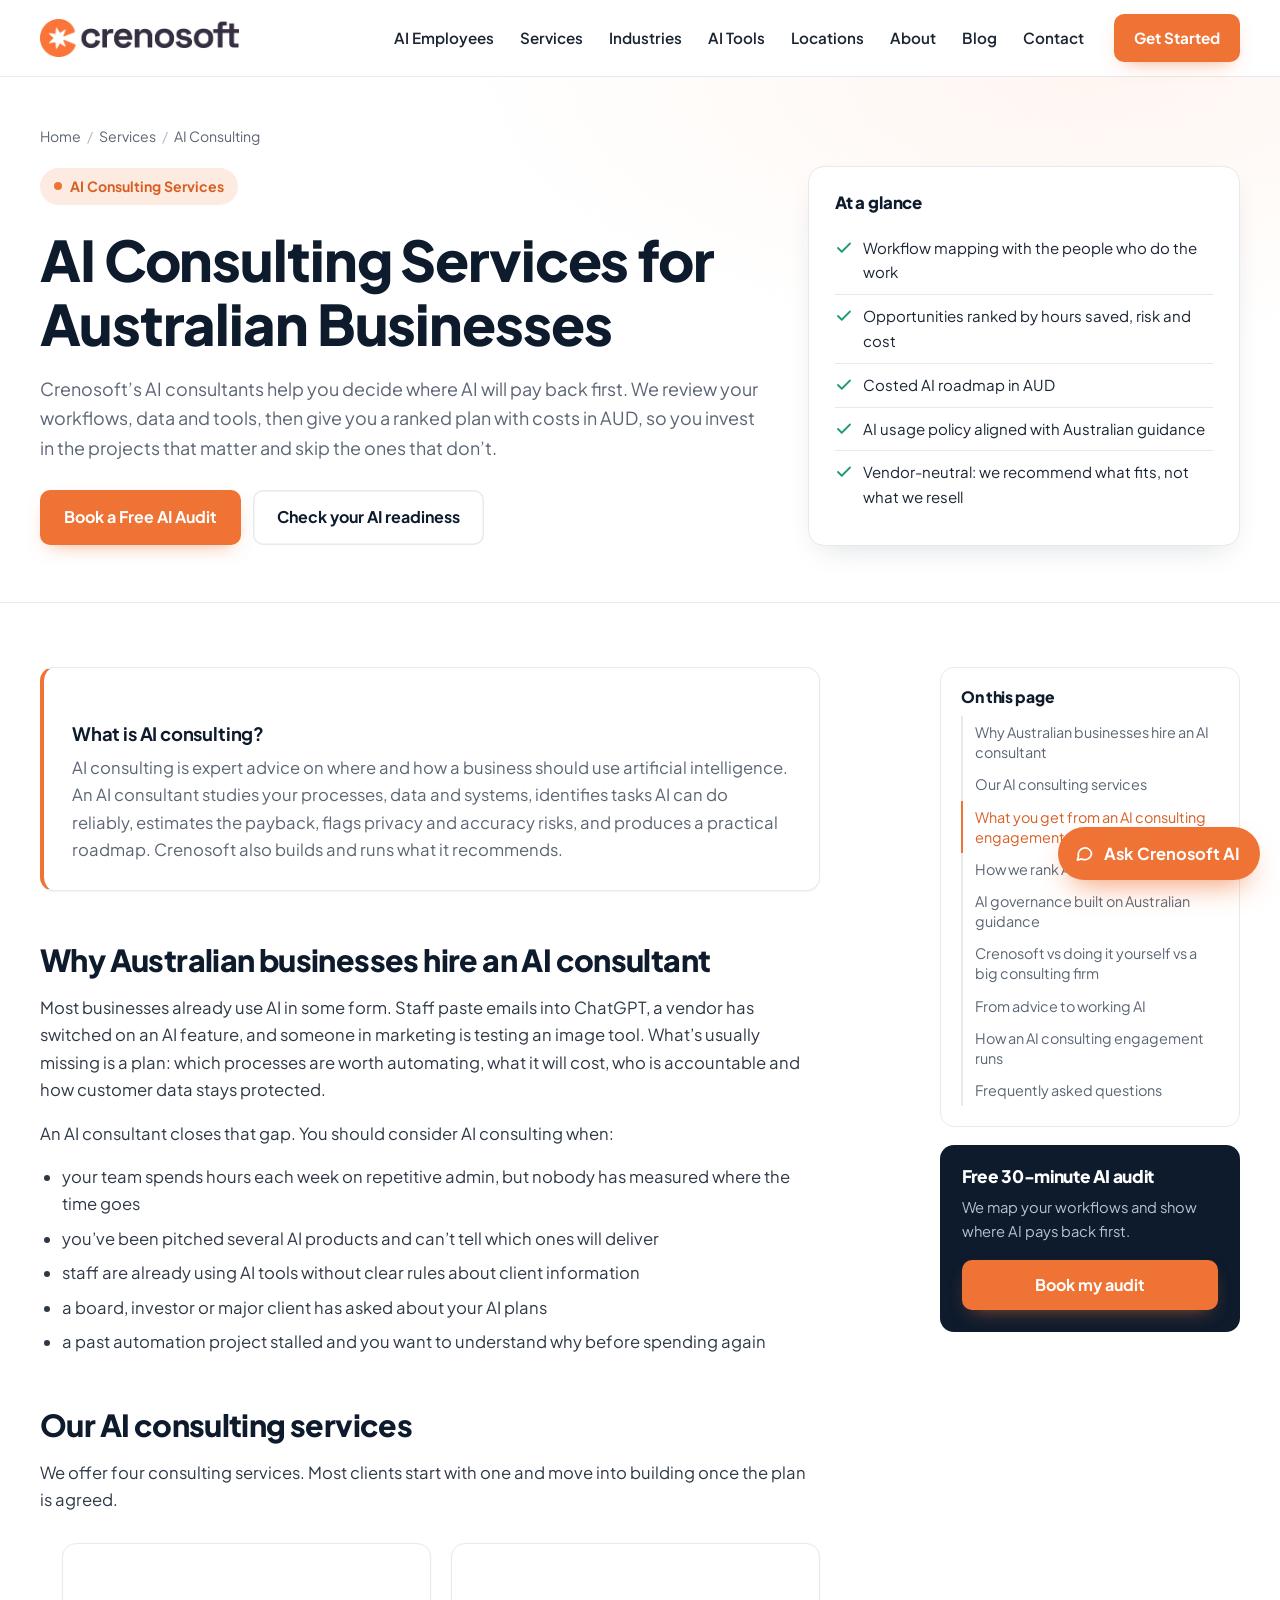
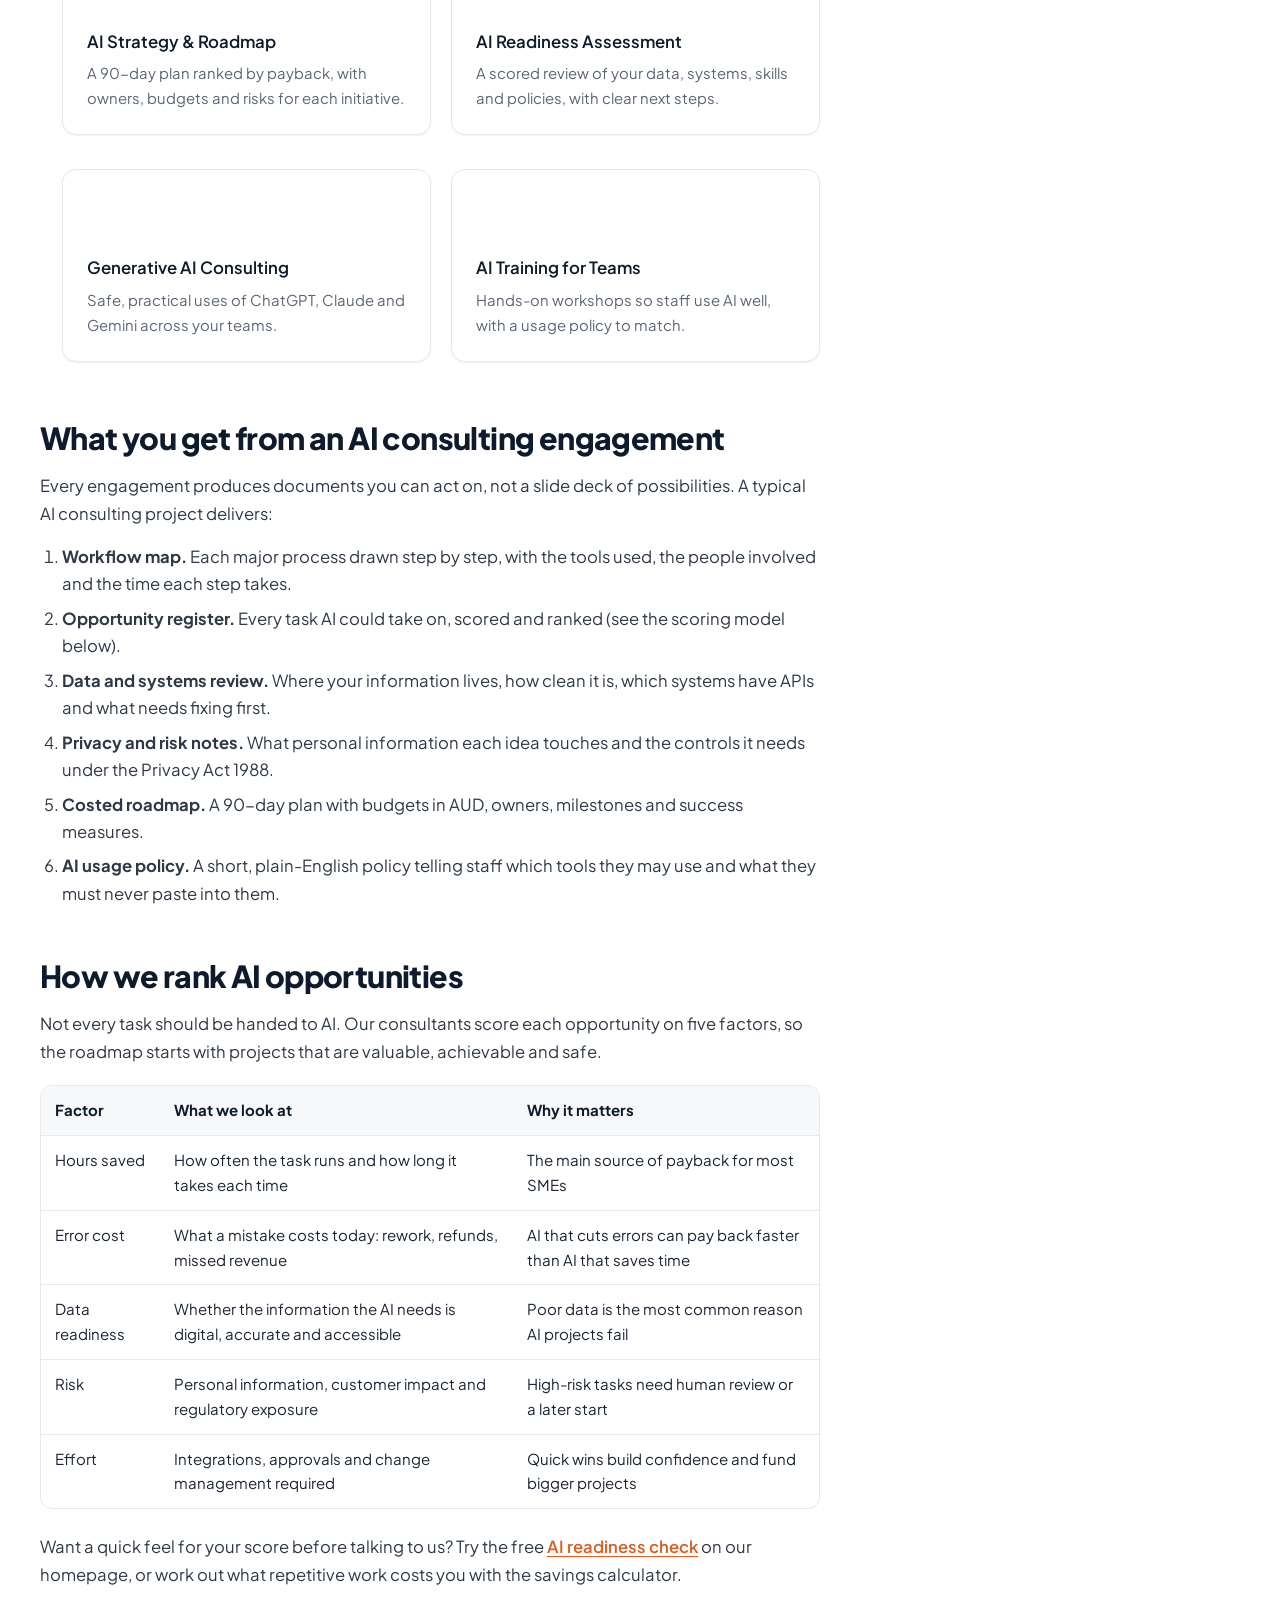
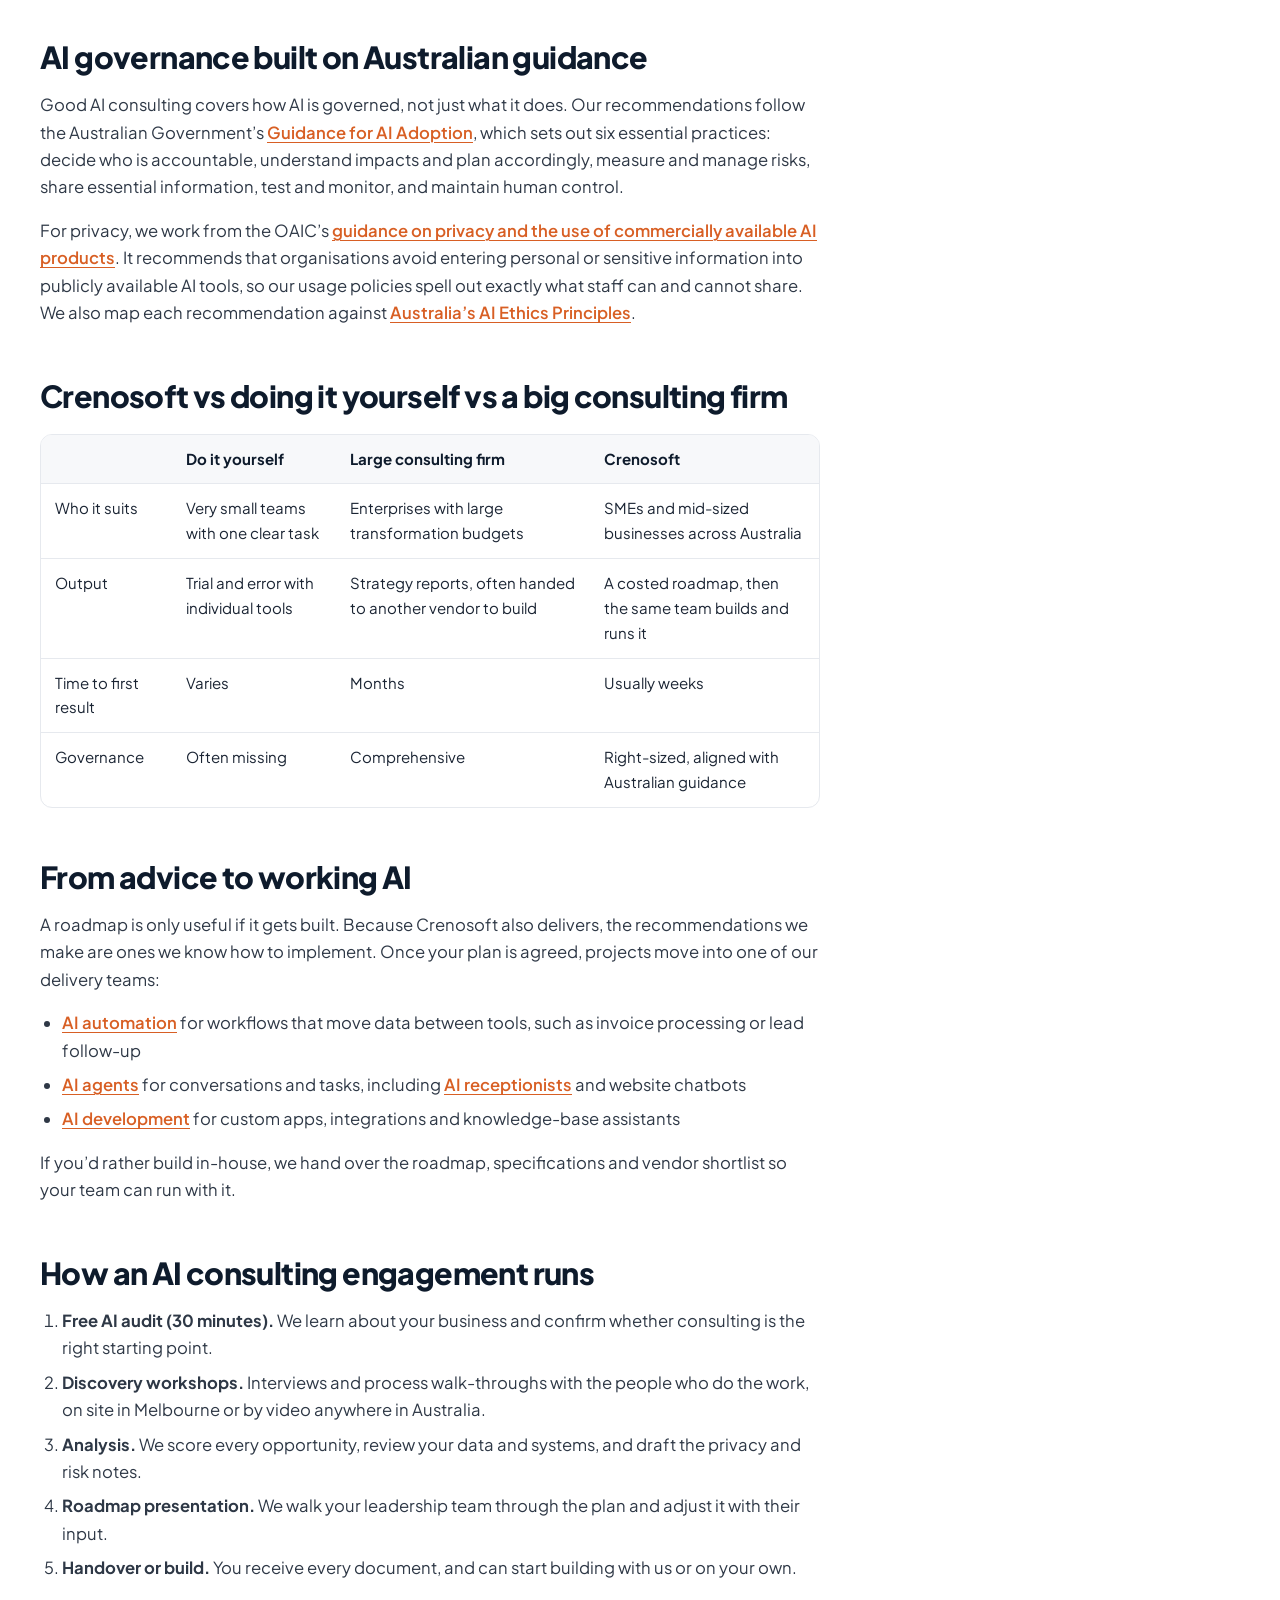
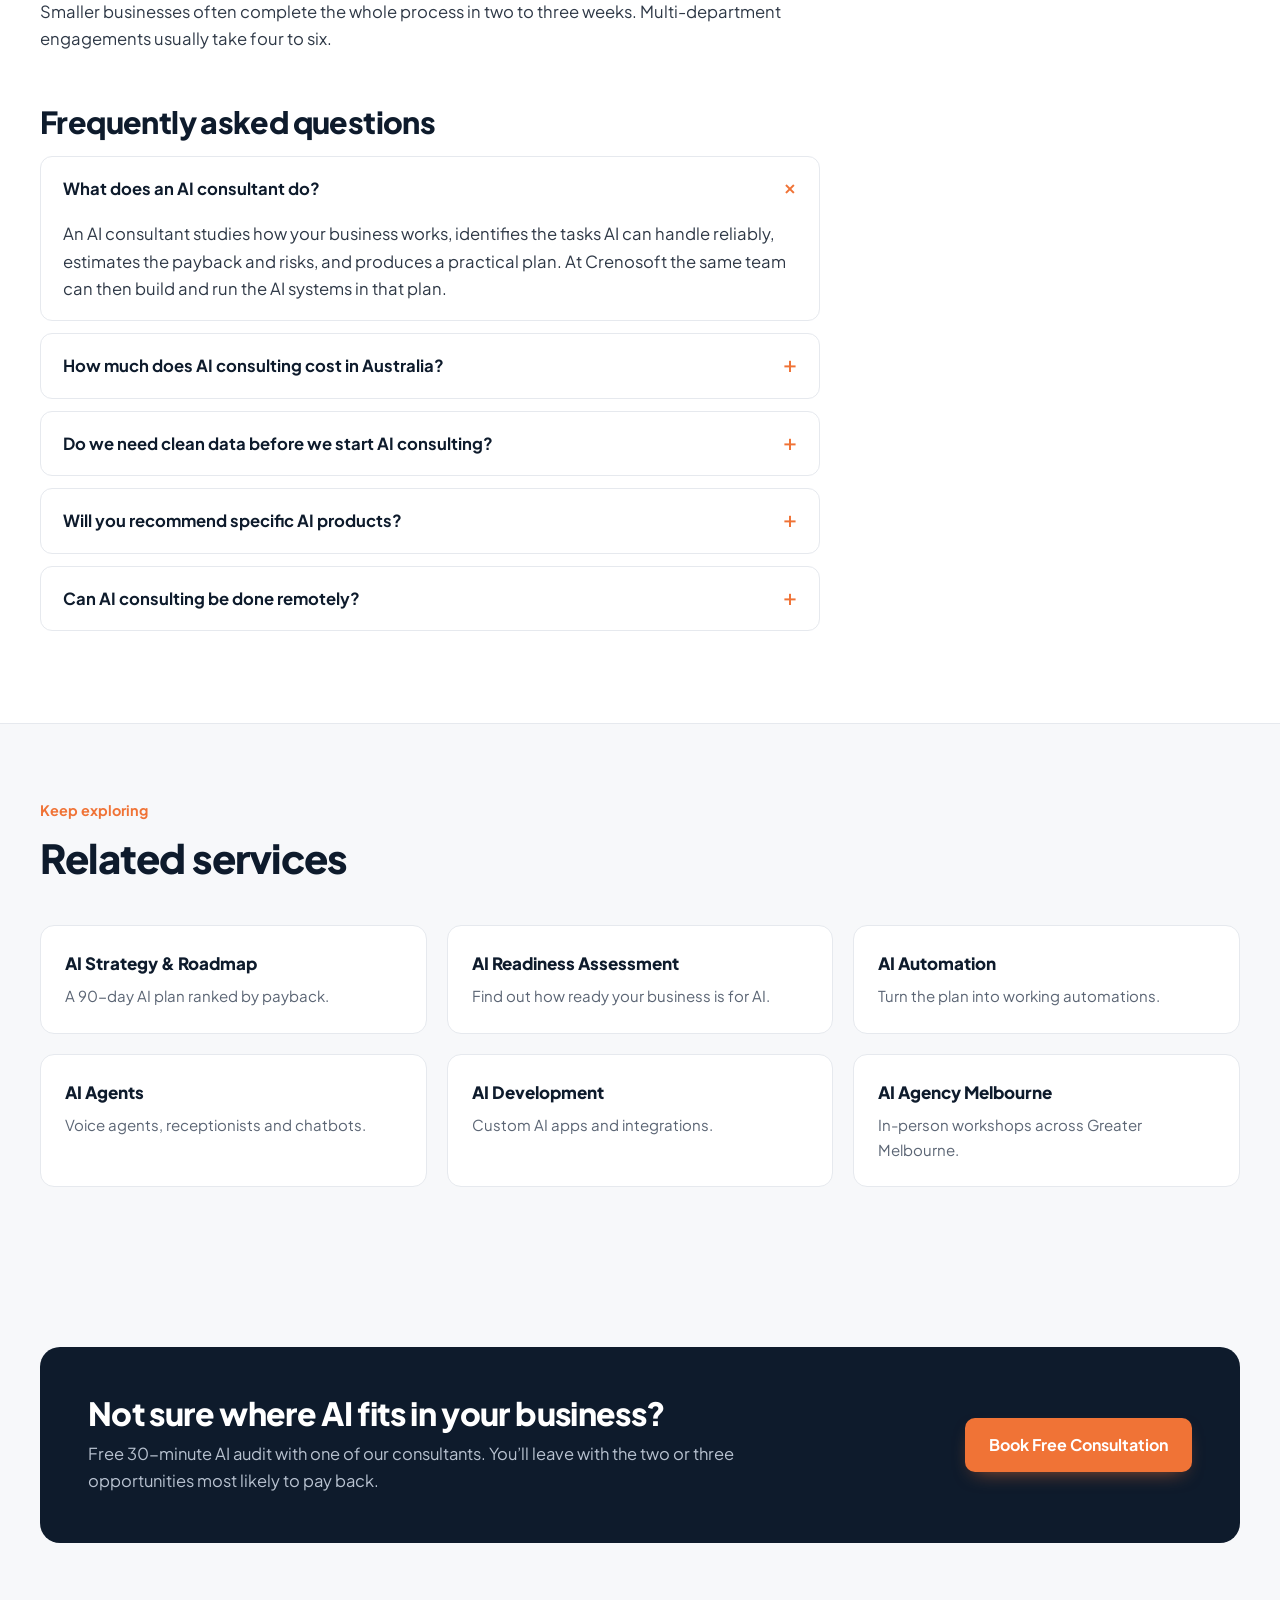
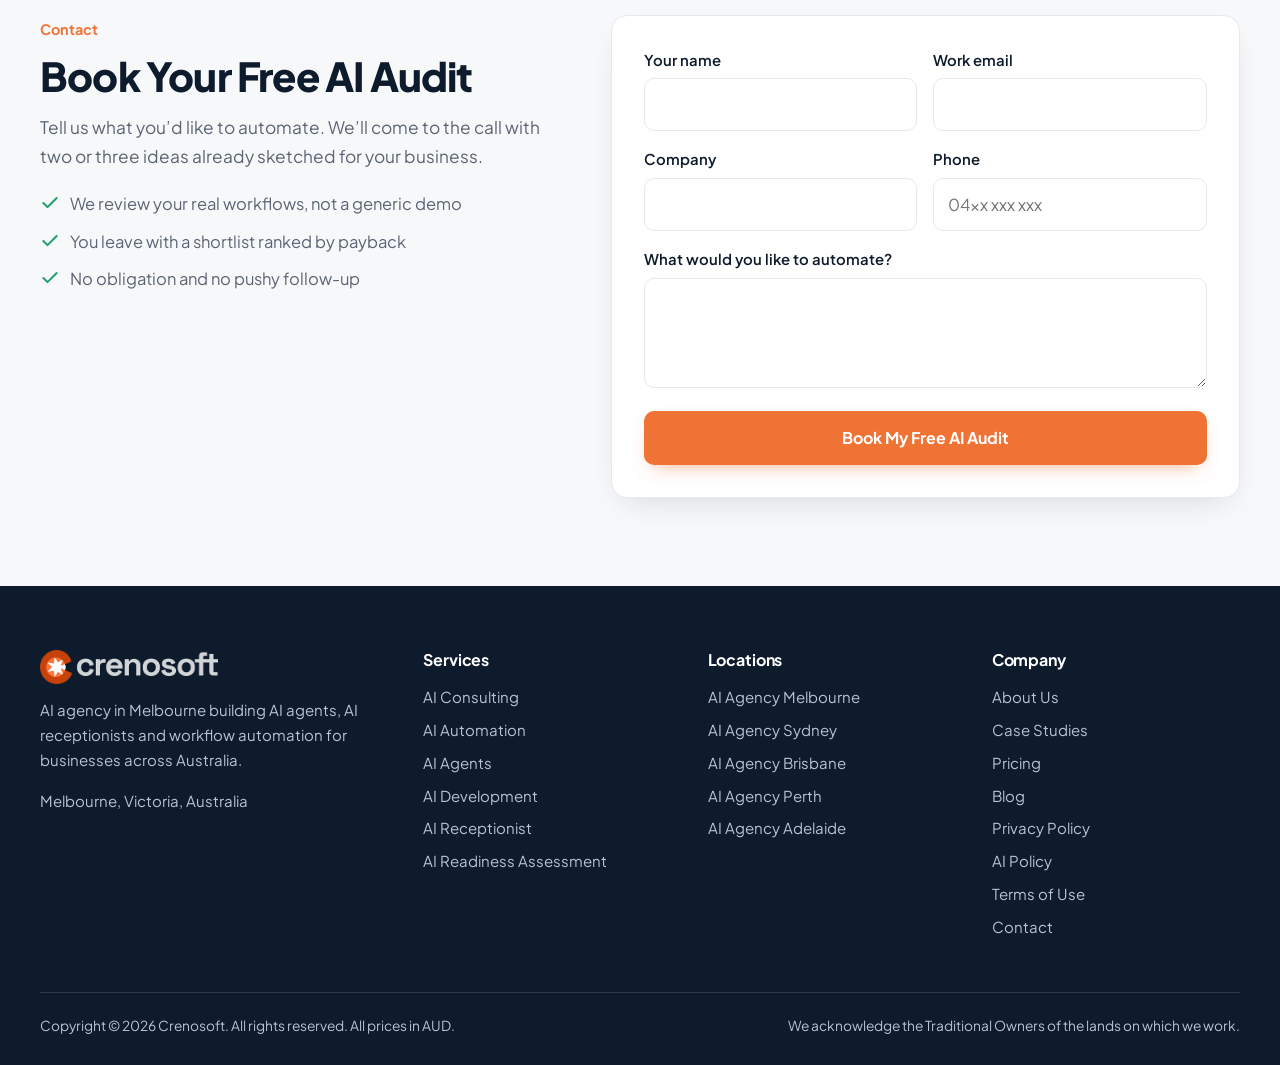
<file: ai-consulting.html>
<!DOCTYPE html>
<html lang="en-AU">
<head>
<meta charset="utf-8">
<meta name="viewport" content="width=device-width, initial-scale=1, viewport-fit=cover">
<title>AI Consulting Australia | AI Consultants | Crenosoft</title>
<meta name="description" content="AI consulting for Australian businesses. Our AI consultants map your workflows, rank AI opportunities by payback and build a costed AI roadmap.">
<link rel="canonical" href="https://www.crenosoft.com/ai-consulting/">
<meta name="robots" content="index, follow, max-image-preview:large, max-snippet:-1">
<meta name="geo.region" content="AU-VIC">
<meta name="geo.placename" content="Melbourne">
<meta name="theme-color" content="#F07336">
<link rel="icon" type="image/png" href="/favicon.png">
<meta property="og:type" content="website">
<meta property="og:locale" content="en_AU">
<meta property="og:site_name" content="Crenosoft">
<meta property="og:title" content="AI Consulting Australia | AI Consultants | Crenosoft">
<meta property="og:description" content="AI consulting for Australian businesses. Our AI consultants map your workflows, rank AI opportunities by payback and build a costed AI roadmap.">
<meta property="og:url" content="https://www.crenosoft.com/ai-consulting/">
<meta name="twitter:card" content="summary_large_image">
<link rel="preconnect" href="https://fonts.googleapis.com">
<link rel="preconnect" href="https://fonts.gstatic.com" crossorigin>
<link href="https://fonts.googleapis.com/css2?family=Plus+Jakarta+Sans:wght@400;500;600;700;800&display=swap" rel="stylesheet">
<link rel="stylesheet" href="/styles.css">
<script type="application/ld+json">
{"@context":"https://schema.org","@graph":[{"@type":"WebPage","@id":"https://www.crenosoft.com/ai-consulting/#webpage","url":"https://www.crenosoft.com/ai-consulting/","name":"AI Consulting Australia | AI Consultants | Crenosoft","description":"AI consulting for Australian businesses. Our AI consultants map your workflows, rank AI opportunities by payback and build a costed AI roadmap.","inLanguage":"en-AU","isPartOf":{"@id":"https://www.crenosoft.com/#website"},"about":{"@id":"https://www.crenosoft.com/ai-consulting/#service"},"breadcrumb":{"@id":"https://www.crenosoft.com/ai-consulting/#breadcrumb"},"speakable":{"@type":"SpeakableSpecification","cssSelector":[".answer-box p",".faq-answer"]}},{"@type":"BreadcrumbList","@id":"https://www.crenosoft.com/ai-consulting/#breadcrumb","itemListElement":[{"@type":"ListItem","position":1,"name":"Home","item":"https://www.crenosoft.com/"},{"@type":"ListItem","position":2,"name":"Services","item":"https://www.crenosoft.com/#services"},{"@type":"ListItem","position":3,"name":"AI Consulting","item":"https://www.crenosoft.com/ai-consulting/"}]},{"@type":"Service","@id":"https://www.crenosoft.com/ai-consulting/#service","name":"AI consulting","serviceType":"Artificial intelligence consulting","description":"AI consulting is expert advice on where and how a business should use artificial intelligence. An AI consultant studies your processes, data and systems, identifies tasks AI can do reliably, estimates the payback, flags privacy and accuracy risks, and produces a practical roadmap. Crenosoft also builds and runs what it recommends.","url":"https://www.crenosoft.com/ai-consulting/","provider":{"@type":["Organization","ProfessionalService"],"@id":"https://www.crenosoft.com/#org","name":"Crenosoft","url":"https://www.crenosoft.com/","address":{"@type":"PostalAddress","addressLocality":"Melbourne","addressRegion":"VIC","addressCountry":"AU"}},"areaServed":[{"@type":"Country","name":"Australia"}],"hasOfferCatalog":{"@type":"OfferCatalog","name":"AI consulting","itemListElement":[{"@type":"Offer","itemOffered":{"@type":"Service","name":"AI Strategy & Roadmap","url":"https://www.crenosoft.com/ai-consulting/ai-strategy/"}},{"@type":"Offer","itemOffered":{"@type":"Service","name":"AI Readiness Assessment","url":"https://www.crenosoft.com/ai-consulting/ai-readiness-assessment/"}},{"@type":"Offer","itemOffered":{"@type":"Service","name":"Generative AI Consulting","url":"https://www.crenosoft.com/ai-consulting/generative-ai/"}},{"@type":"Offer","itemOffered":{"@type":"Service","name":"AI Training for Teams","url":"https://www.crenosoft.com/ai-consulting/ai-training/"}}]}},{"@type":"FAQPage","@id":"https://www.crenosoft.com/ai-consulting/#faq","mainEntity":[{"@type":"Question","name":"What does an AI consultant do?","acceptedAnswer":{"@type":"Answer","text":"An AI consultant studies how your business works, identifies the tasks AI can handle reliably, estimates the payback and risks, and produces a practical plan. At Crenosoft the same team can then build and run the AI systems in that plan."}},{"@type":"Question","name":"How much does AI consulting cost in Australia?","acceptedAnswer":{"@type":"Answer","text":"Cost depends on the number of teams and processes in scope. We give a fixed quote in AUD after a free 30-minute audit, so you know the full price before any work starts."}},{"@type":"Question","name":"Do we need clean data before we start AI consulting?","acceptedAnswer":{"@type":"Answer","text":"No. Reviewing your data is part of the engagement. We tell you which data issues block AI and which don’t, and include any clean-up work in the roadmap."}},{"@type":"Question","name":"Will you recommend specific AI products?","acceptedAnswer":{"@type":"Answer","text":"Yes, when it helps. We are vendor-neutral and don’t earn commissions on software, so we recommend whatever fits your systems, budget and privacy needs, including tools you already own."}},{"@type":"Question","name":"Can AI consulting be done remotely?","acceptedAnswer":{"@type":"Answer","text":"Yes. We run workshops in person around Melbourne and by video for clients elsewhere in Australia. Remote engagements follow the same process and produce the same documents."}}]}]}
</script>
</head>
<body>
<a class="skip" href="#main">Skip to content</a>
<header class="site-header">
<nav class="wrap nav" aria-label="Main">
<a class="brand" href="/" aria-label="Crenosoft home"><img src="/logo.png" alt="Crenosoft" width="199" height="38"></a>
<button class="menu-toggle" aria-expanded="false" aria-controls="nav-links" aria-label="Open menu">
<svg width="26" height="26" viewBox="0 0 24 24" fill="none" stroke="currentColor" stroke-width="2" stroke-linecap="round"><path d="M4 7h16M4 12h16M4 17h16"/></svg>
</button>
<ul class="nav-links" id="nav-links">
<li><a href="/ai-employees/">AI Employees</a></li>
<li><a href="/#services">Services</a></li>
<li><a href="/#industries">Industries</a></li>
<li><a href="/#assessment">AI Tools</a></li>
<li><a href="/locations/melbourne/">Locations</a></li>
<li><a href="/about/">About</a></li>
<li><a href="/insights/">Blog</a></li>
<li><a href="#contact">Contact</a></li>
</ul>
<a class="btn btn-primary" href="#contact">Get Started</a>
</nav>
</header>
<main id="main">
<section class="page-hero" aria-labelledby="page-title">
<div class="wrap">
<nav class="crumbs" aria-label="Breadcrumb"><ol><li><a href="/">Home</a></li><li><a href="/#services">Services</a></li><li aria-current="page">AI Consulting</li></ol></nav>
<div class="page-hero-grid">
<div>
<span class="pill"><i aria-hidden="true"></i>AI Consulting Services</span>
<h1 id="page-title">AI Consulting Services for Australian Businesses</h1>
<p class="lead">Crenosoft’s AI consultants help you decide where AI will pay back first. We review your workflows, data and tools, then give you a ranked plan with costs in AUD, so you invest in the projects that matter and skip the ones that don’t.</p>
<div class="hero-ctas"><a class="btn btn-primary" href="#contact">Book a Free AI Audit</a><a class="btn btn-outline" href="/#assessment">Check your AI readiness</a></div>
</div>
<aside class="facts" aria-labelledby="facts-title"><h2 id="facts-title">At a glance</h2><ul><li><svg viewBox="0 0 24 24" fill="none" stroke="currentColor" stroke-width="2.4" stroke-linecap="round" stroke-linejoin="round" aria-hidden="true"><path d="M20 6 9 17l-5-5"/></svg><span>Workflow mapping with the people who do the work</span></li><li><svg viewBox="0 0 24 24" fill="none" stroke="currentColor" stroke-width="2.4" stroke-linecap="round" stroke-linejoin="round" aria-hidden="true"><path d="M20 6 9 17l-5-5"/></svg><span>Opportunities ranked by hours saved, risk and cost</span></li><li><svg viewBox="0 0 24 24" fill="none" stroke="currentColor" stroke-width="2.4" stroke-linecap="round" stroke-linejoin="round" aria-hidden="true"><path d="M20 6 9 17l-5-5"/></svg><span>Costed AI roadmap in AUD</span></li><li><svg viewBox="0 0 24 24" fill="none" stroke="currentColor" stroke-width="2.4" stroke-linecap="round" stroke-linejoin="round" aria-hidden="true"><path d="M20 6 9 17l-5-5"/></svg><span>AI usage policy aligned with Australian guidance</span></li><li><svg viewBox="0 0 24 24" fill="none" stroke="currentColor" stroke-width="2.4" stroke-linecap="round" stroke-linejoin="round" aria-hidden="true"><path d="M20 6 9 17l-5-5"/></svg><span>Vendor-neutral: we recommend what fits, not what we resell</span></li></ul></aside>
</div>
</div>
</section>
<section class="content" aria-label="Page content">
<div class="wrap content-grid">
<article class="prose">
<div class="answer-box"><h3>What is AI consulting?</h3><p>AI consulting is expert advice on where and how a business should use artificial intelligence. An AI consultant studies your processes, data and systems, identifies tasks AI can do reliably, estimates the payback, flags privacy and accuracy risks, and produces a practical roadmap. Crenosoft also builds and runs what it recommends.</p></div>
<h2 id="why-australian-businesses-hire-an-ai-consultant">Why Australian businesses hire an AI consultant</h2>
<p>Most businesses already use AI in some form. Staff paste emails into ChatGPT, a vendor has switched on an AI feature, and someone in marketing is testing an image tool. What’s usually missing is a plan: which processes are worth automating, what it will cost, who is accountable and how customer data stays protected.</p>
<p>An AI consultant closes that gap. You should consider AI consulting when:</p>
<ul>
<li>your team spends hours each week on repetitive admin, but nobody has measured where the time goes</li>
<li>you’ve been pitched several AI products and can’t tell which ones will deliver</li>
<li>staff are already using AI tools without clear rules about client information</li>
<li>a board, investor or major client has asked about your AI plans</li>
<li>a past automation project stalled and you want to understand why before spending again</li>
</ul>
<h2 id="our-ai-consulting-services">Our AI consulting services</h2>
<p>We offer four consulting services. Most clients start with one and move into building once the plan is agreed.</p>
<ul class="svc-list"><li><a href="/ai-consulting/ai-strategy/">AI Strategy & Roadmap</a><p>A 90-day plan ranked by payback, with owners, budgets and risks for each initiative.</p></li><li><a href="/ai-consulting/ai-readiness-assessment/">AI Readiness Assessment</a><p>A scored review of your data, systems, skills and policies, with clear next steps.</p></li><li><a href="/ai-consulting/generative-ai/">Generative AI Consulting</a><p>Safe, practical uses of ChatGPT, Claude and Gemini across your teams.</p></li><li><a href="/ai-consulting/ai-training/">AI Training for Teams</a><p>Hands-on workshops so staff use AI well, with a usage policy to match.</p></li></ul>
<h2 id="what-you-get-from-an-ai-consulting-engagement">What you get from an AI consulting engagement</h2>
<p>Every engagement produces documents you can act on, not a slide deck of possibilities. A typical AI consulting project delivers:</p>
<ol>
<li><strong>Workflow map.</strong> Each major process drawn step by step, with the tools used, the people involved and the time each step takes.</li>
<li><strong>Opportunity register.</strong> Every task AI could take on, scored and ranked (see the scoring model below).</li>
<li><strong>Data and systems review.</strong> Where your information lives, how clean it is, which systems have APIs and what needs fixing first.</li>
<li><strong>Privacy and risk notes.</strong> What personal information each idea touches and the controls it needs under the Privacy Act 1988.</li>
<li><strong>Costed roadmap.</strong> A 90-day plan with budgets in AUD, owners, milestones and success measures.</li>
<li><strong>AI usage policy.</strong> A short, plain-English policy telling staff which tools they may use and what they must never paste into them.</li>
</ol>
<h2 id="how-we-rank-ai-opportunities">How we rank AI opportunities</h2>
<p>Not every task should be handed to AI. Our consultants score each opportunity on five factors, so the roadmap starts with projects that are valuable, achievable and safe.</p>
<div class="tbl-wrap"><table class="tbl">
<thead><tr><th scope="col">Factor</th><th scope="col">What we look at</th><th scope="col">Why it matters</th></tr></thead>
<tbody>
<tr><td>Hours saved</td><td>How often the task runs and how long it takes each time</td><td>The main source of payback for most SMEs</td></tr>
<tr><td>Error cost</td><td>What a mistake costs today: rework, refunds, missed revenue</td><td>AI that cuts errors can pay back faster than AI that saves time</td></tr>
<tr><td>Data readiness</td><td>Whether the information the AI needs is digital, accurate and accessible</td><td>Poor data is the most common reason AI projects fail</td></tr>
<tr><td>Risk</td><td>Personal information, customer impact and regulatory exposure</td><td>High-risk tasks need human review or a later start</td></tr>
<tr><td>Effort</td><td>Integrations, approvals and change management required</td><td>Quick wins build confidence and fund bigger projects</td></tr>
</tbody></table></div>
<p>Want a quick feel for your score before talking to us? Try the free <a href="/#assessment">AI readiness check</a> on our homepage, or work out what repetitive work costs you with the savings calculator.</p>
<h2 id="ai-governance-built-on-australian-guidance">AI governance built on Australian guidance</h2>
<p>Good AI consulting covers how AI is governed, not just what it does. Our recommendations follow the Australian Government’s <a href="https://www.industry.gov.au/publications/guidance-ai-adoption" target="_blank" rel="noopener">Guidance for AI Adoption</a>, which sets out six essential practices: decide who is accountable, understand impacts and plan accordingly, measure and manage risks, share essential information, test and monitor, and maintain human control.</p>
<p>For privacy, we work from the OAIC’s <a href="https://www.oaic.gov.au/privacy/privacy-guidance-for-organisations-and-government-agencies/guidance-on-privacy-and-the-use-of-commercially-available-ai-products" target="_blank" rel="noopener">guidance on privacy and the use of commercially available AI products</a>. It recommends that organisations avoid entering personal or sensitive information into publicly available AI tools, so our usage policies spell out exactly what staff can and cannot share. We also map each recommendation against <a href="https://www.industry.gov.au/publications/australias-artificial-intelligence-ethics-principles/australias-ai-ethics-principles" target="_blank" rel="noopener">Australia’s AI Ethics Principles</a>.</p>
<h2 id="crenosoft-vs-doing-it-yourself-vs-a-big-consulting-firm">Crenosoft vs doing it yourself vs a big consulting firm</h2>
<div class="tbl-wrap"><table class="tbl">
<thead><tr><th scope="col"></th><th scope="col">Do it yourself</th><th scope="col">Large consulting firm</th><th scope="col">Crenosoft</th></tr></thead>
<tbody>
<tr><td>Who it suits</td><td>Very small teams with one clear task</td><td>Enterprises with large transformation budgets</td><td>SMEs and mid-sized businesses across Australia</td></tr>
<tr><td>Output</td><td>Trial and error with individual tools</td><td>Strategy reports, often handed to another vendor to build</td><td>A costed roadmap, then the same team builds and runs it</td></tr>
<tr><td>Time to first result</td><td>Varies</td><td>Months</td><td>Usually weeks</td></tr>
<tr><td>Governance</td><td>Often missing</td><td>Comprehensive</td><td>Right-sized, aligned with Australian guidance</td></tr>
</tbody></table></div>
<h2 id="from-advice-to-working-ai">From advice to working AI</h2>
<p>A roadmap is only useful if it gets built. Because Crenosoft also delivers, the recommendations we make are ones we know how to implement. Once your plan is agreed, projects move into one of our delivery teams:</p>
<ul>
<li><a href="/ai-automation/">AI automation</a> for workflows that move data between tools, such as invoice processing or lead follow-up</li>
<li><a href="/ai-agents/">AI agents</a> for conversations and tasks, including <a href="/ai-agents/ai-receptionist/">AI receptionists</a> and website chatbots</li>
<li><a href="/ai-development/">AI development</a> for custom apps, integrations and knowledge-base assistants</li>
</ul>
<p>If you’d rather build in-house, we hand over the roadmap, specifications and vendor shortlist so your team can run with it.</p>
<h2 id="how-an-ai-consulting-engagement-runs">How an AI consulting engagement runs</h2>
<ol>
<li><strong>Free AI audit (30 minutes).</strong> We learn about your business and confirm whether consulting is the right starting point.</li>
<li><strong>Discovery workshops.</strong> Interviews and process walk-throughs with the people who do the work, on site in Melbourne or by video anywhere in Australia.</li>
<li><strong>Analysis.</strong> We score every opportunity, review your data and systems, and draft the privacy and risk notes.</li>
<li><strong>Roadmap presentation.</strong> We walk your leadership team through the plan and adjust it with their input.</li>
<li><strong>Handover or build.</strong> You receive every document, and can start building with us or on your own.</li>
</ol>
<p>Smaller businesses often complete the whole process in two to three weeks. Multi-department engagements usually take four to six.</p>
<h2 id="faq">Frequently asked questions</h2>
<div class="faq" style="margin:0"><details open><summary>What does an AI consultant do?</summary><p class="faq-answer">An AI consultant studies how your business works, identifies the tasks AI can handle reliably, estimates the payback and risks, and produces a practical plan. At Crenosoft the same team can then build and run the AI systems in that plan.</p></details><details><summary>How much does AI consulting cost in Australia?</summary><p class="faq-answer">Cost depends on the number of teams and processes in scope. We give a fixed quote in AUD after a free 30-minute audit, so you know the full price before any work starts.</p></details><details><summary>Do we need clean data before we start AI consulting?</summary><p class="faq-answer">No. Reviewing your data is part of the engagement. We tell you which data issues block AI and which don’t, and include any clean-up work in the roadmap.</p></details><details><summary>Will you recommend specific AI products?</summary><p class="faq-answer">Yes, when it helps. We are vendor-neutral and don’t earn commissions on software, so we recommend whatever fits your systems, budget and privacy needs, including tools you already own.</p></details><details><summary>Can AI consulting be done remotely?</summary><p class="faq-answer">Yes. We run workshops in person around Melbourne and by video for clients elsewhere in Australia. Remote engagements follow the same process and produce the same documents.</p></details></div>
</article>
<div class="aside">
<nav class="toc" aria-label="On this page"><h2>On this page</h2><ol id="toc-list"></ol></nav>
<div class="aside-cta"><h2>Free 30-minute AI audit</h2><p>We map your workflows and show where AI pays back first.</p><a class="btn btn-primary" href="#contact">Book my audit</a></div>
</div>
</div>
</section>
<section class="related" aria-labelledby="related-title">
<div class="wrap">
<div class="section-head"><span class="label">Keep exploring</span><h2 id="related-title">Related services</h2></div>
<ul class="ind-list"><li><a href="/ai-consulting/ai-strategy/">AI Strategy & Roadmap</a><p>A 90-day AI plan ranked by payback.</p></li><li><a href="/ai-consulting/ai-readiness-assessment/">AI Readiness Assessment</a><p>Find out how ready your business is for AI.</p></li><li><a href="/ai-automation/">AI Automation</a><p>Turn the plan into working automations.</p></li><li><a href="/ai-agents/">AI Agents</a><p>Voice agents, receptionists and chatbots.</p></li><li><a href="/ai-development/">AI Development</a><p>Custom AI apps and integrations.</p></li><li><a href="/locations/melbourne/">AI Agency Melbourne</a><p>In-person workshops across Greater Melbourne.</p></li></ul>
</div>
</section>

<section id="contact" class="soft" aria-labelledby="contact-title">
<div class="wrap">
<div class="cta-band">
<div><h2>Not sure where AI fits in your business?</h2><p>Free 30-minute AI audit with one of our consultants. You’ll leave with the two or three opportunities most likely to pay back.</p></div>
<a class="btn btn-primary" href="#audit-form">Book Free Consultation</a>
</div>
<div class="contact-grid">
<div>
<span class="label">Contact</span>
<h2 id="contact-title">Book Your Free AI Audit</h2>
<p class="lead">Tell us what you’d like to automate. We’ll come to the call with two or three ideas already sketched for your business.</p>
<ul>
<li><svg viewBox="0 0 24 24" fill="none" stroke="currentColor" stroke-width="2.4" stroke-linecap="round" stroke-linejoin="round" aria-hidden="true"><path d="M20 6 9 17l-5-5"/></svg>We review your real workflows, not a generic demo</li>
<li><svg viewBox="0 0 24 24" fill="none" stroke="currentColor" stroke-width="2.4" stroke-linecap="round" stroke-linejoin="round" aria-hidden="true"><path d="M20 6 9 17l-5-5"/></svg>You leave with a shortlist ranked by payback</li>
<li><svg viewBox="0 0 24 24" fill="none" stroke="currentColor" stroke-width="2.4" stroke-linecap="round" stroke-linejoin="round" aria-hidden="true"><path d="M20 6 9 17l-5-5"/></svg>No obligation and no pushy follow-up</li>
</ul>
</div>
<form class="audit" id="audit-form" novalidate data-endpoint="">
<div class="f-row">
<div class="f"><label for="f-name">Your name</label><input id="f-name" name="name" autocomplete="name" required></div>
<div class="f"><label for="f-email">Work email</label><input id="f-email" name="email" type="email" autocomplete="email" required></div>
</div>
<div class="f-row">
<div class="f"><label for="f-company">Company</label><input id="f-company" name="company" autocomplete="organization"></div>
<div class="f"><label for="f-phone">Phone</label><input id="f-phone" name="phone" type="tel" autocomplete="tel" placeholder="04xx xxx xxx"></div>
</div>
<div class="f"><label for="f-task">What would you like to automate?</label><textarea id="f-task" name="task"></textarea></div>
<p class="f-error" id="f-error">Add your name and a valid work email so we can reach you.</p>
<button class="btn btn-primary" type="submit" style="width:100%">Book My Free AI Audit</button>
<div class="form-done" id="form-done" aria-live="polite"><h3>Audit request received</h3><p style="color:var(--ink-2);margin:0">Thanks <span id="done-name"></span>. We’ll email you within one business day with times for your audit.</p></div>
</form>
</div>
</div>
</section>

</main>
<footer>
<div class="wrap">
<div class="foot-grid">
<div>
<a class="brand" href="/" aria-label="Crenosoft home"><img src="/logo-light.png" alt="Crenosoft" width="178" height="34"></a>
<p>AI agency in Melbourne building AI agents, AI receptionists and workflow automation for businesses across Australia.</p>
<p style="margin:0">Melbourne, Victoria, Australia</p>
<!-- TODO before launch: street address (must match Google Business Profile), +61 phone, email, ABN -->
</div>
<div>
<h3>Services</h3>
<ul>
<li><a href="/ai-consulting/">AI Consulting</a></li>
<li><a href="/ai-automation/">AI Automation</a></li>
<li><a href="/ai-agents/">AI Agents</a></li>
<li><a href="/ai-development/">AI Development</a></li>
<li><a href="/ai-agents/ai-receptionist/">AI Receptionist</a></li>
<li><a href="/ai-consulting/ai-readiness-assessment/">AI Readiness Assessment</a></li>
</ul>
</div>
<div>
<h3>Locations</h3>
<ul>
<li><a href="/locations/melbourne/">AI Agency Melbourne</a></li>
<li><a href="/locations/sydney/">AI Agency Sydney</a></li>
<li><a href="/locations/brisbane/">AI Agency Brisbane</a></li>
<li><a href="/locations/perth/">AI Agency Perth</a></li>
<li><a href="/locations/adelaide/">AI Agency Adelaide</a></li>
</ul>
</div>
<div>
<h3>Company</h3>
<ul>
<li><a href="/about/">About Us</a></li>
<li><a href="/case-studies/">Case Studies</a></li>
<li><a href="/pricing/">Pricing</a></li>
<li><a href="/insights/">Blog</a></li>
<li><a href="/privacy/">Privacy Policy</a></li>
<li><a href="/ai-policy/">AI Policy</a></li>
<li><a href="/terms/">Terms of Use</a></li>
<li><a href="#contact">Contact</a></li>
</ul>
</div>
</div>
<div class="foot-base">
<span>Copyright © <span id="yr">2026</span> Crenosoft. All rights reserved. All prices in AUD.</span>
<span>We acknowledge the Traditional Owners of the lands on which we work.</span>
</div>
</div>
</footer>
<button class="chat-fab" id="chat-fab" aria-expanded="false" aria-controls="chat"><svg viewBox="0 0 24 24" fill="none" stroke="currentColor" stroke-width="2" stroke-linecap="round" stroke-linejoin="round" aria-hidden="true"><path d="M21 12a8 8 0 0 1-11.6 7.1L4 20.5l1.4-4.6A8 8 0 1 1 21 12z"/></svg>Ask Crenosoft AI</button>
<div class="chat" id="chat" role="dialog" aria-label="Crenosoft AI assistant">
<div class="chat-head"><b>Crenosoft AI Assistant</b><button id="chat-close" aria-label="Close chat">×</button></div>
<div class="chat-log" id="chat-log" aria-live="polite"><div class="msg bot">Hi, I’m Crenosoft’s AI assistant. Ask me anything about this service, how projects work, or what AI could do for your business.</div></div>
<form class="chat-form" id="chat-form"><input id="chat-input" placeholder="Type your question" aria-label="Your question" maxlength="500"><button type="submit">Send</button></form>
</div>
<script src="/site.js" defer></script>
</body>
</html>
</file>
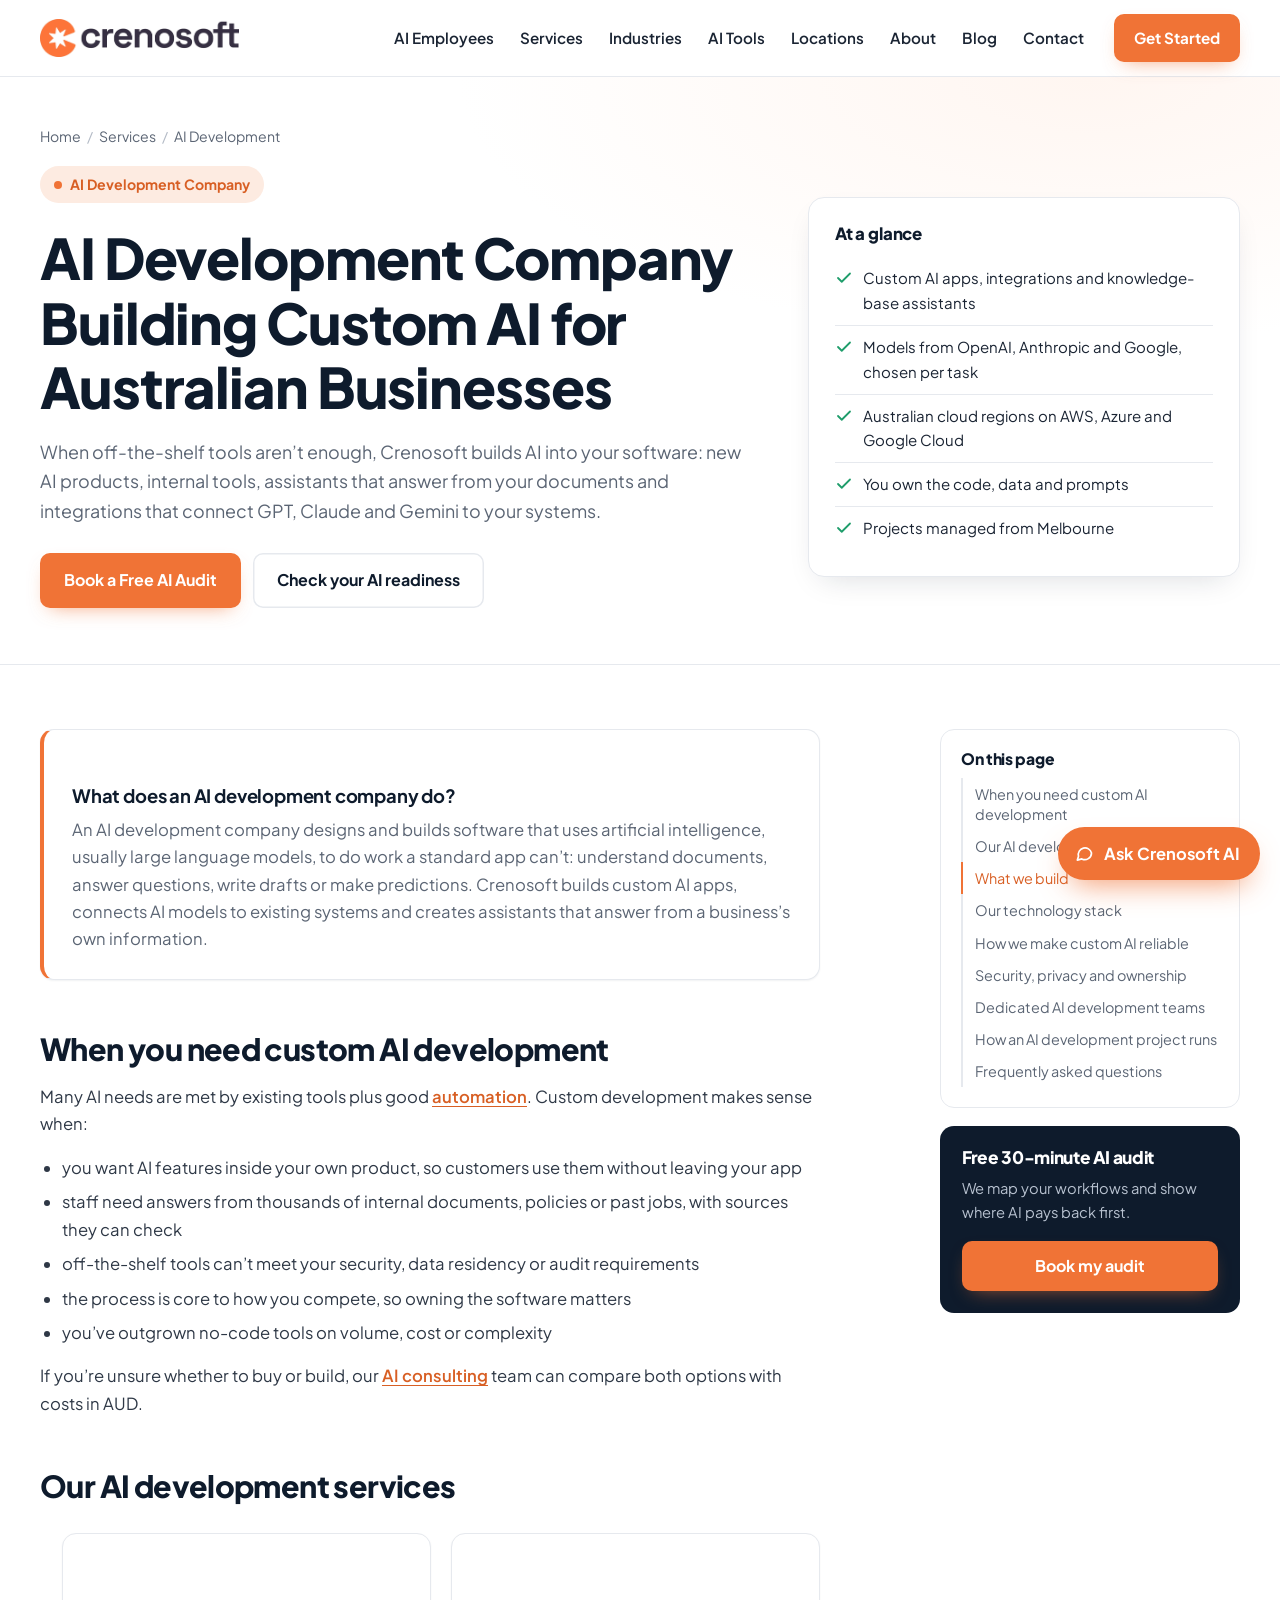
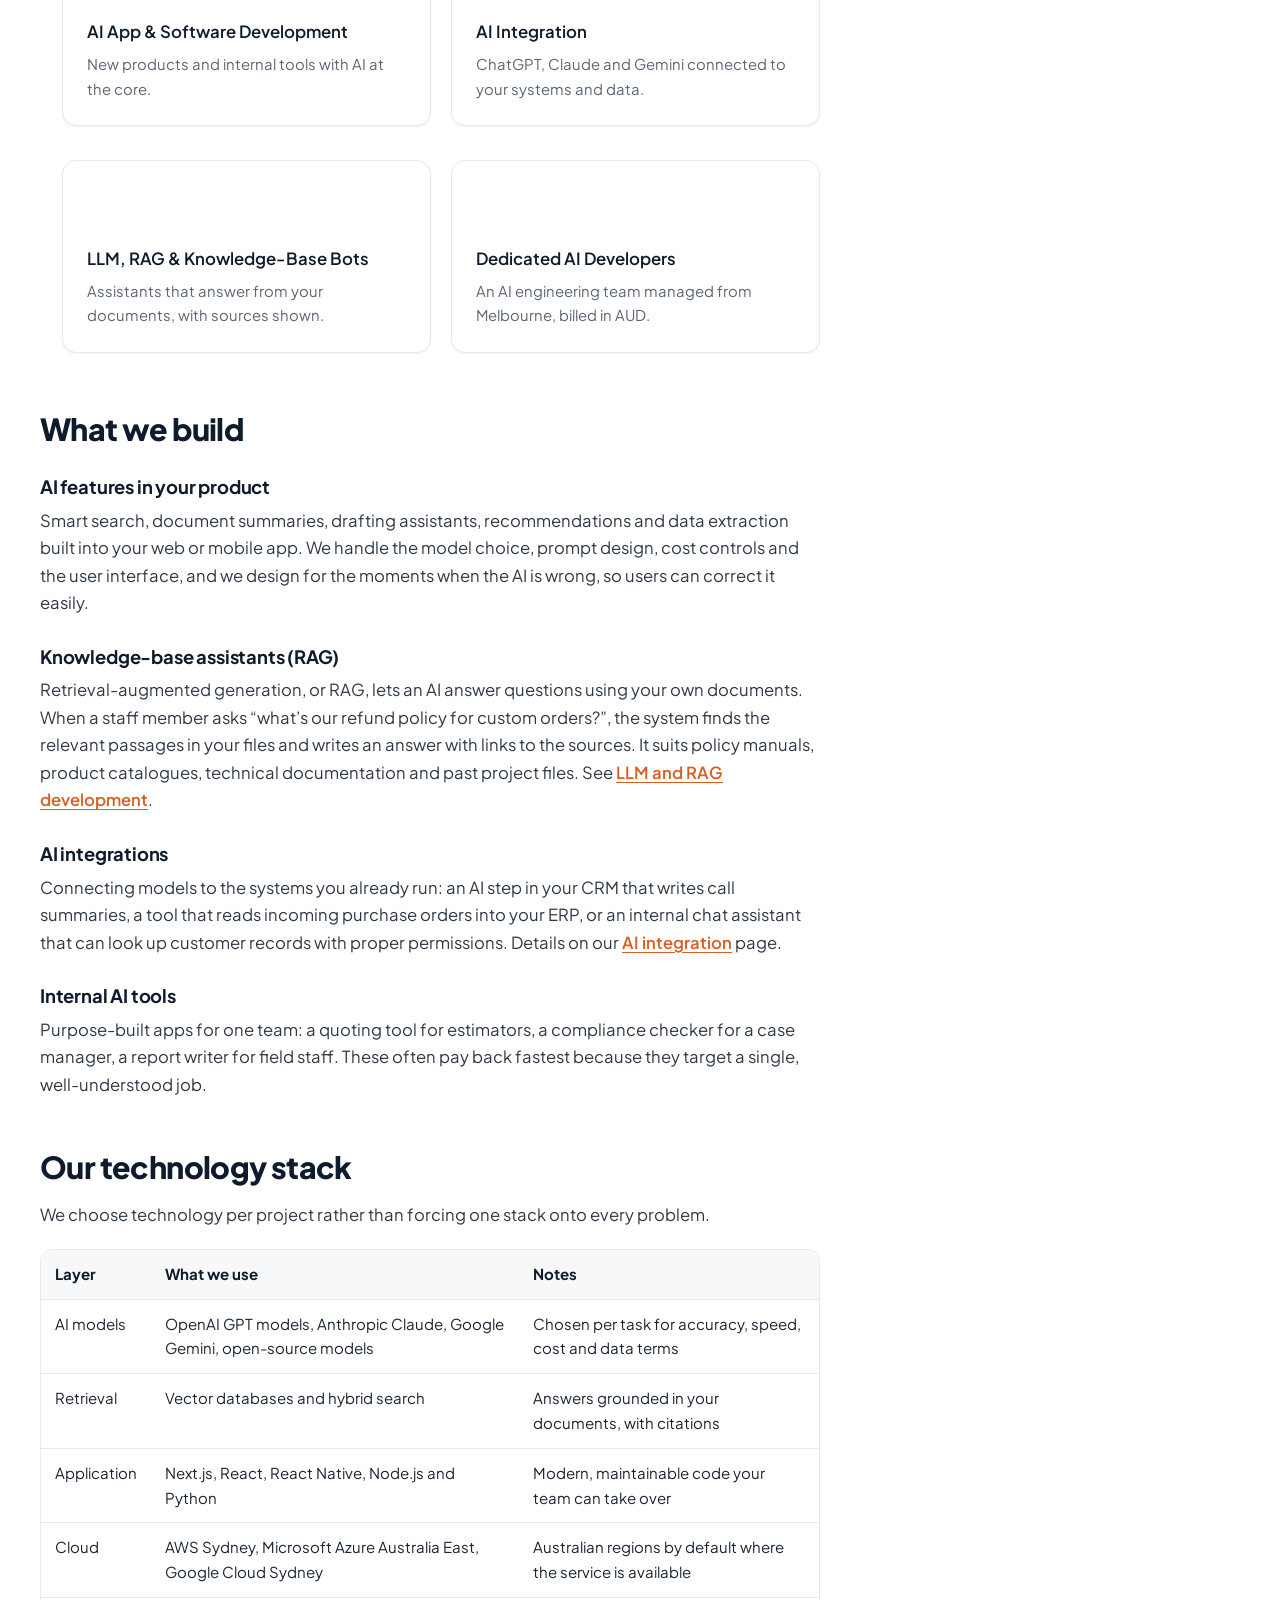
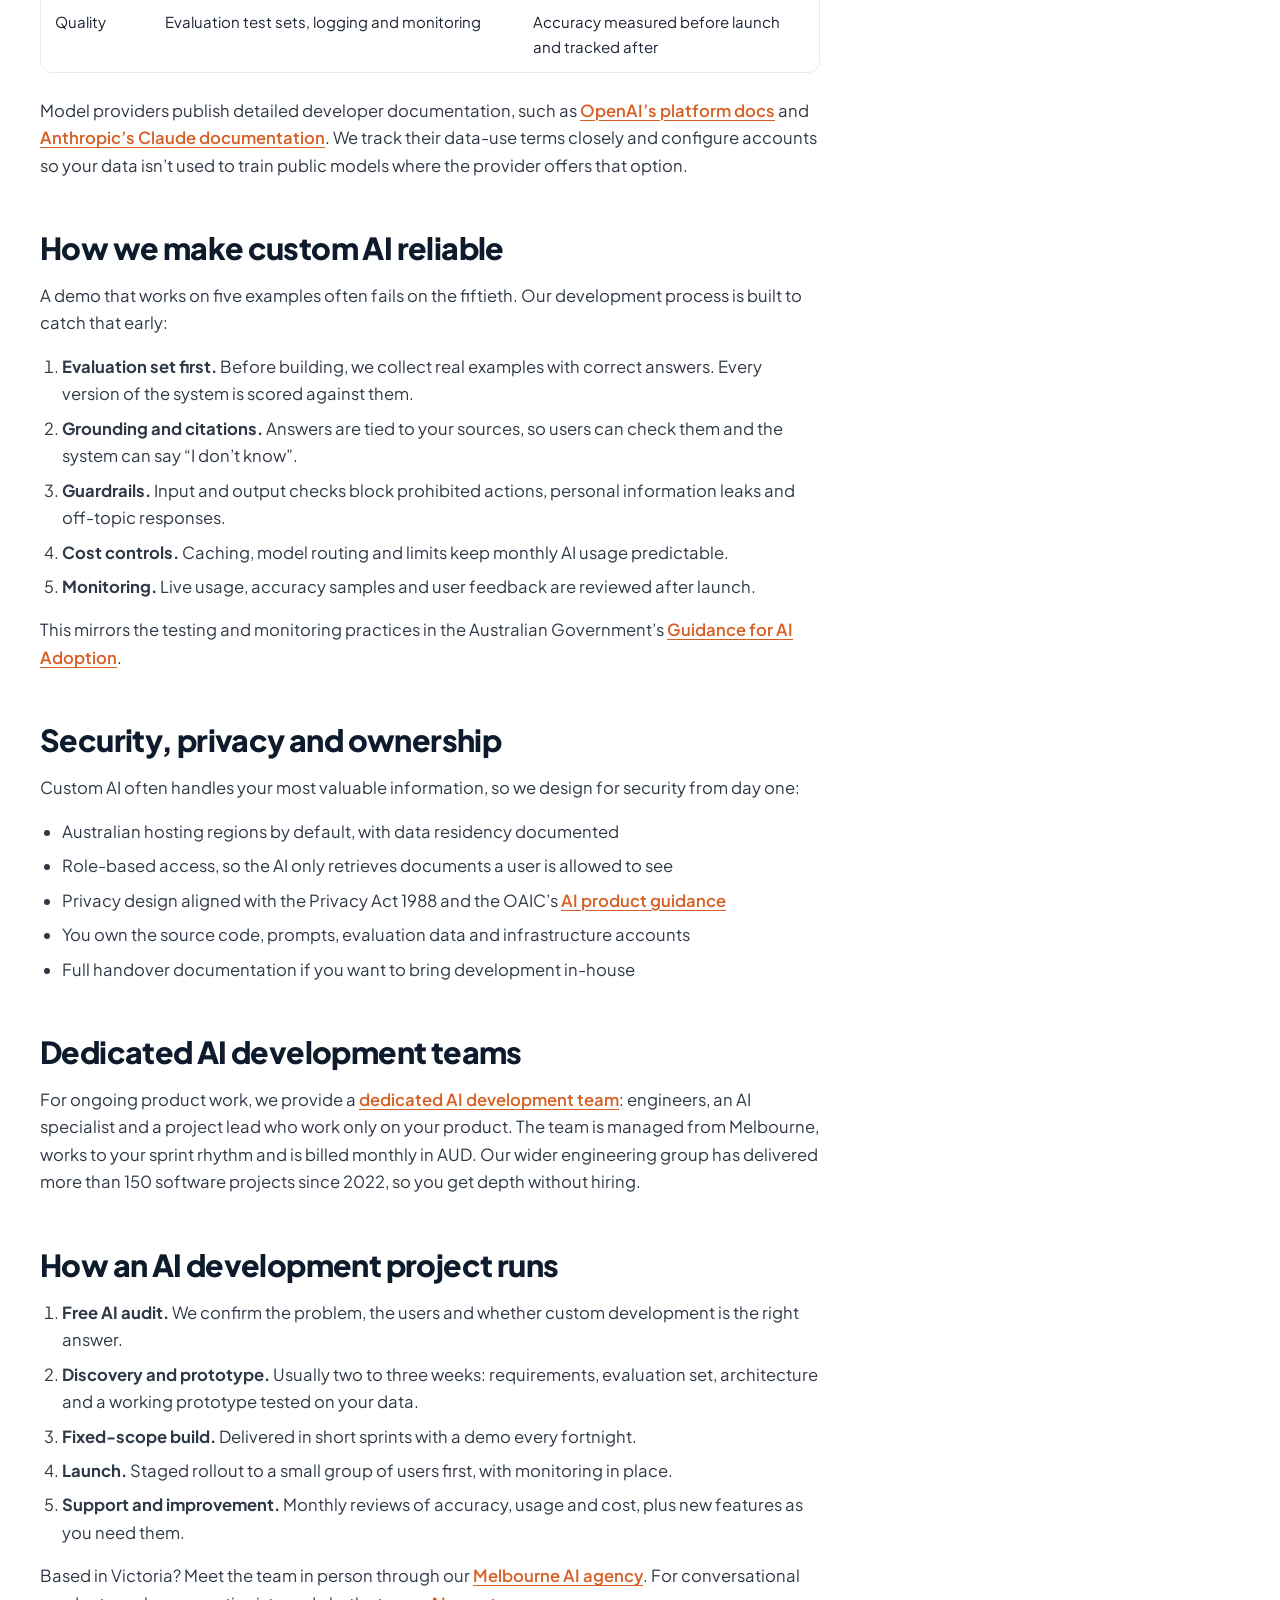
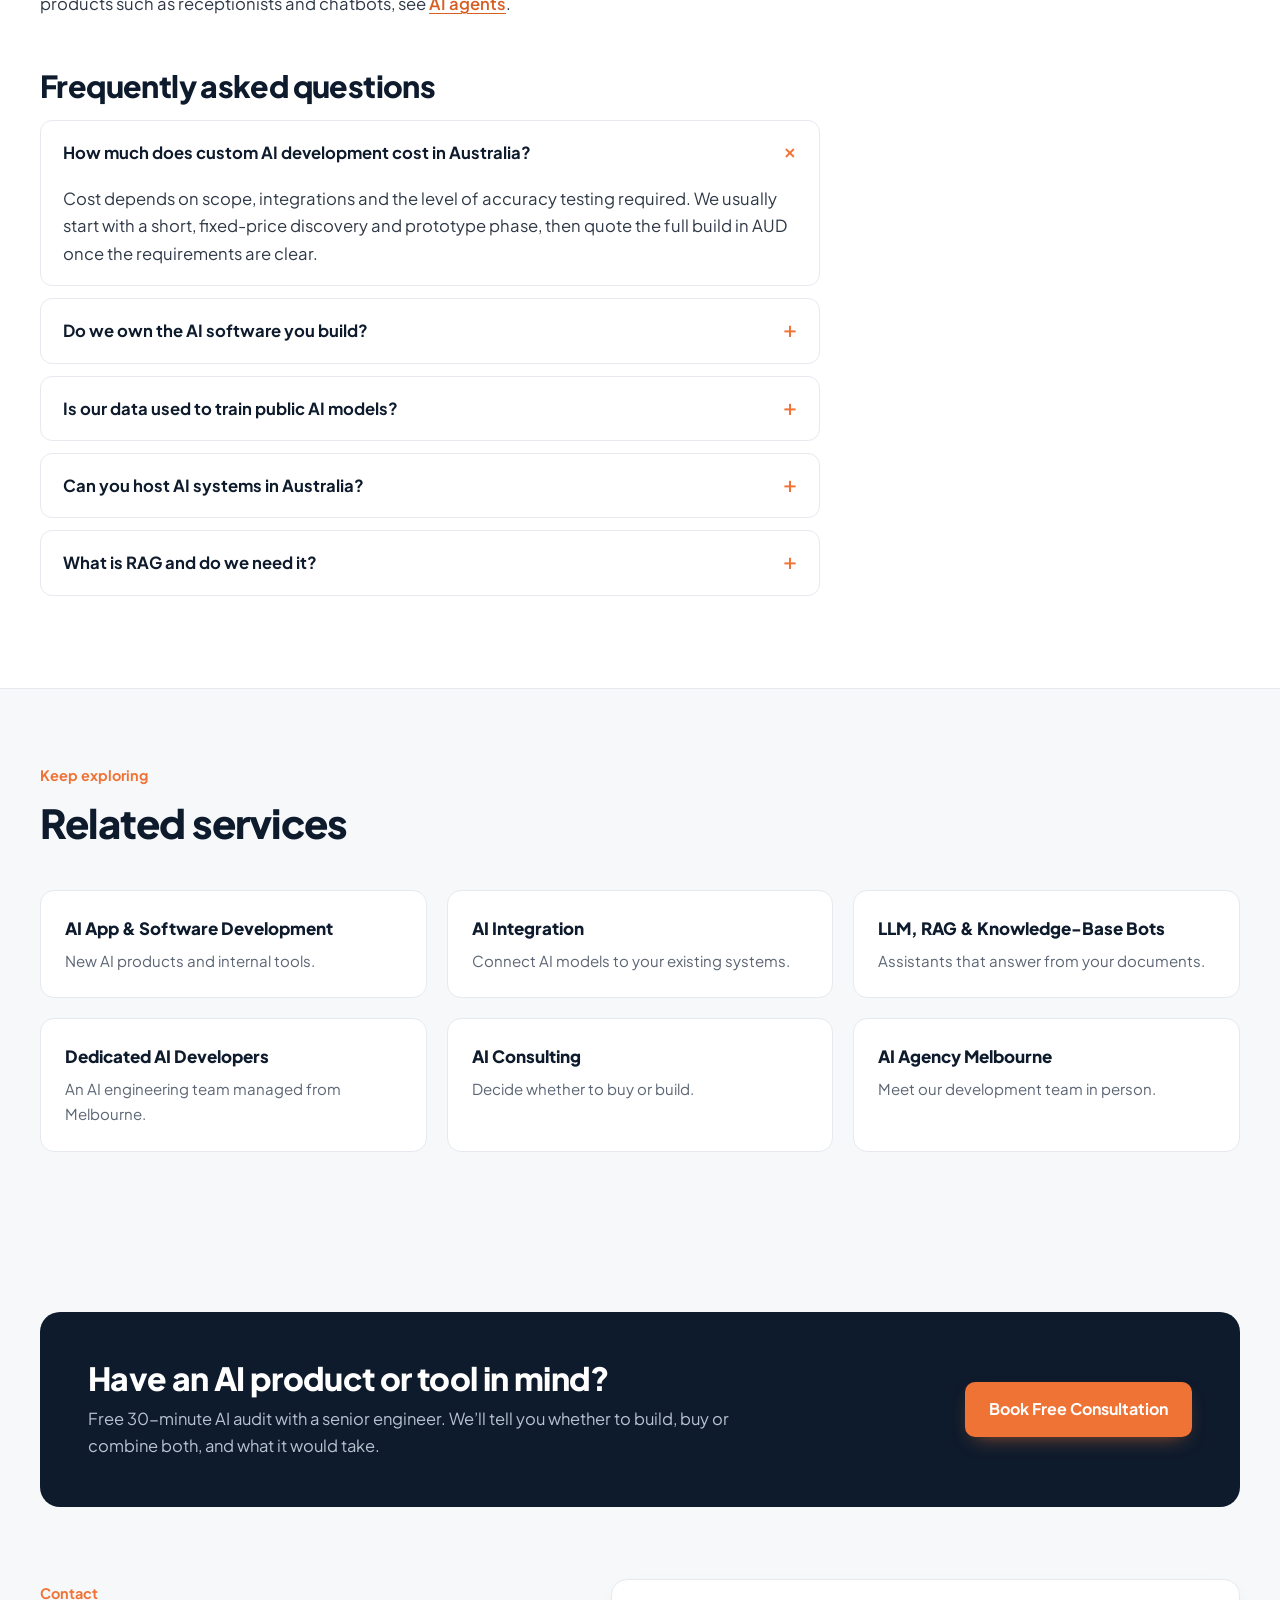
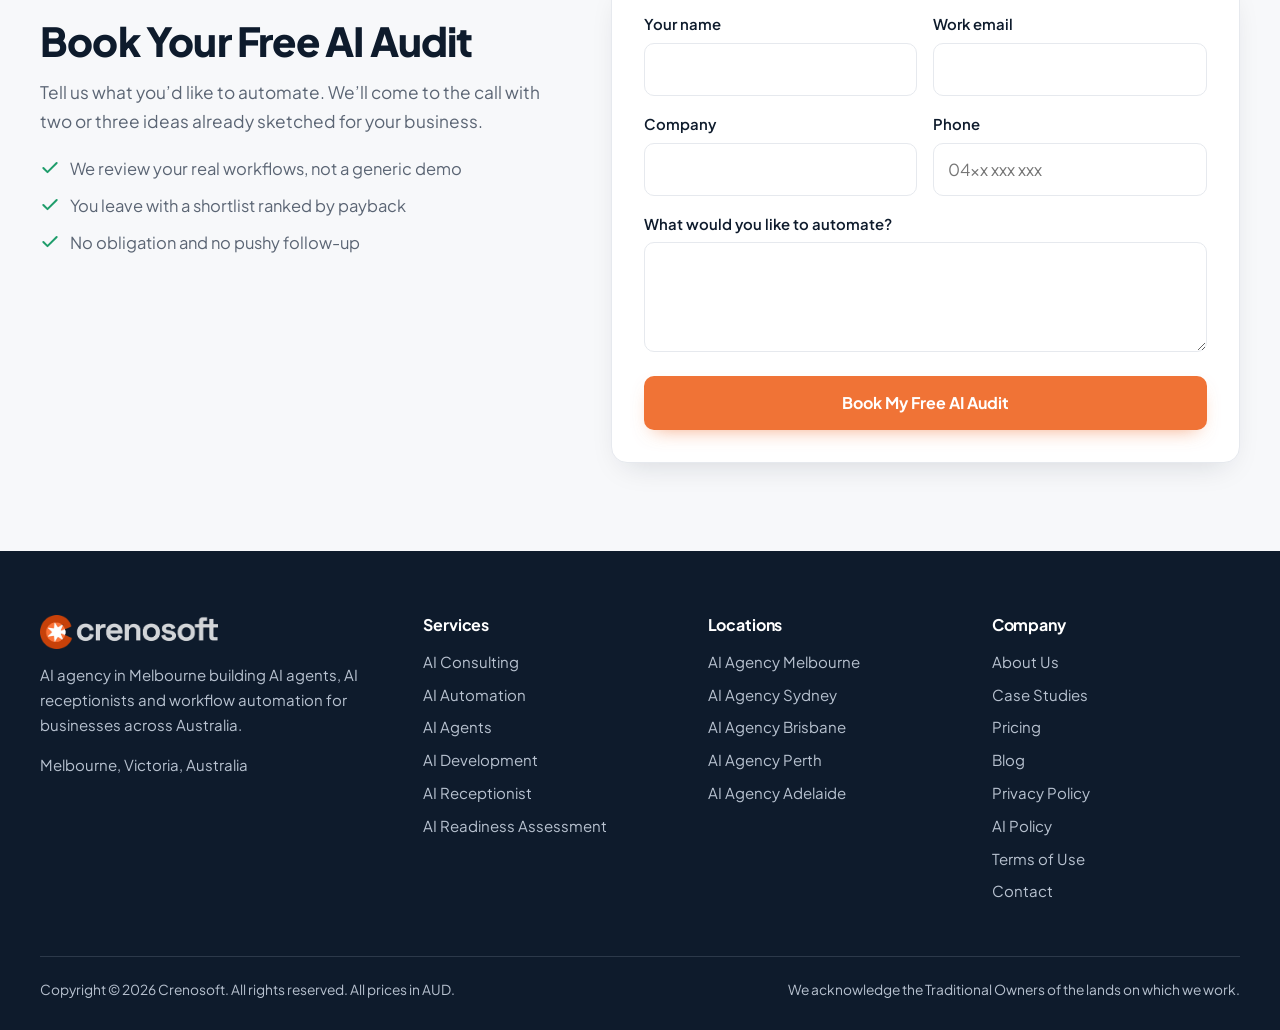
<file: ai-development.html>
<!DOCTYPE html>
<html lang="en-AU">
<head>
<meta charset="utf-8">
<meta name="viewport" content="width=device-width, initial-scale=1, viewport-fit=cover">
<title>AI Development Company | Custom AI Solutions | Crenosoft</title>
<meta name="description" content="Crenosoft is an AI development company for Australian businesses. We build custom AI apps, LLM integrations and RAG assistants. You own the code.">
<link rel="canonical" href="https://www.crenosoft.com/ai-development/">
<meta name="robots" content="index, follow, max-image-preview:large, max-snippet:-1">
<meta name="geo.region" content="AU-VIC">
<meta name="geo.placename" content="Melbourne">
<meta name="theme-color" content="#F07336">
<link rel="icon" type="image/png" href="/favicon.png">
<meta property="og:type" content="website">
<meta property="og:locale" content="en_AU">
<meta property="og:site_name" content="Crenosoft">
<meta property="og:title" content="AI Development Company | Custom AI Solutions | Crenosoft">
<meta property="og:description" content="Crenosoft is an AI development company for Australian businesses. We build custom AI apps, LLM integrations and RAG assistants. You own the code.">
<meta property="og:url" content="https://www.crenosoft.com/ai-development/">
<meta name="twitter:card" content="summary_large_image">
<link rel="preconnect" href="https://fonts.googleapis.com">
<link rel="preconnect" href="https://fonts.gstatic.com" crossorigin>
<link href="https://fonts.googleapis.com/css2?family=Plus+Jakarta+Sans:wght@400;500;600;700;800&display=swap" rel="stylesheet">
<link rel="stylesheet" href="/styles.css">
<script type="application/ld+json">
{"@context":"https://schema.org","@graph":[{"@type":"WebPage","@id":"https://www.crenosoft.com/ai-development/#webpage","url":"https://www.crenosoft.com/ai-development/","name":"AI Development Company | Custom AI Solutions | Crenosoft","description":"Crenosoft is an AI development company for Australian businesses. We build custom AI apps, LLM integrations and RAG assistants. You own the code.","inLanguage":"en-AU","isPartOf":{"@id":"https://www.crenosoft.com/#website"},"about":{"@id":"https://www.crenosoft.com/ai-development/#service"},"breadcrumb":{"@id":"https://www.crenosoft.com/ai-development/#breadcrumb"},"speakable":{"@type":"SpeakableSpecification","cssSelector":[".answer-box p",".faq-answer"]}},{"@type":"BreadcrumbList","@id":"https://www.crenosoft.com/ai-development/#breadcrumb","itemListElement":[{"@type":"ListItem","position":1,"name":"Home","item":"https://www.crenosoft.com/"},{"@type":"ListItem","position":2,"name":"Services","item":"https://www.crenosoft.com/#services"},{"@type":"ListItem","position":3,"name":"AI Development","item":"https://www.crenosoft.com/ai-development/"}]},{"@type":"Service","@id":"https://www.crenosoft.com/ai-development/#service","name":"AI development","serviceType":"Custom artificial intelligence software development","description":"An AI development company designs and builds software that uses artificial intelligence, usually large language models, to do work a standard app can’t: understand documents, answer questions, write drafts or make predictions. Crenosoft builds custom AI apps, connects AI models to existing systems and creates assistants that answer from a business’s own information.","url":"https://www.crenosoft.com/ai-development/","provider":{"@type":["Organization","ProfessionalService"],"@id":"https://www.crenosoft.com/#org","name":"Crenosoft","url":"https://www.crenosoft.com/","address":{"@type":"PostalAddress","addressLocality":"Melbourne","addressRegion":"VIC","addressCountry":"AU"}},"areaServed":[{"@type":"Country","name":"Australia"}],"hasOfferCatalog":{"@type":"OfferCatalog","name":"AI development","itemListElement":[{"@type":"Offer","itemOffered":{"@type":"Service","name":"AI App & Software Development","url":"https://www.crenosoft.com/ai-development/ai-app-development/"}},{"@type":"Offer","itemOffered":{"@type":"Service","name":"AI Integration","url":"https://www.crenosoft.com/ai-development/ai-integration/"}},{"@type":"Offer","itemOffered":{"@type":"Service","name":"LLM, RAG & Knowledge-Base Bots","url":"https://www.crenosoft.com/ai-development/llm-rag-development/"}},{"@type":"Offer","itemOffered":{"@type":"Service","name":"Dedicated AI Developers","url":"https://www.crenosoft.com/ai-development/dedicated-ai-team/"}}]}},{"@type":"FAQPage","@id":"https://www.crenosoft.com/ai-development/#faq","mainEntity":[{"@type":"Question","name":"How much does custom AI development cost in Australia?","acceptedAnswer":{"@type":"Answer","text":"Cost depends on scope, integrations and the level of accuracy testing required. We usually start with a short, fixed-price discovery and prototype phase, then quote the full build in AUD once the requirements are clear."}},{"@type":"Question","name":"Do we own the AI software you build?","acceptedAnswer":{"@type":"Answer","text":"Yes. You own the source code, prompts, evaluation data and the cloud and AI provider accounts. We provide full documentation so your team or another developer can take it over."}},{"@type":"Question","name":"Is our data used to train public AI models?","acceptedAnswer":{"@type":"Answer","text":"We configure AI provider accounts and settings so your data isn’t used for training where the provider offers that option, and we document each provider’s data terms for you before you sign off."}},{"@type":"Question","name":"Can you host AI systems in Australia?","acceptedAnswer":{"@type":"Answer","text":"Yes. We use Australian cloud regions on AWS, Microsoft Azure and Google Cloud by default where the required service is available, and document any component that runs elsewhere."}},{"@type":"Question","name":"What is RAG and do we need it?","acceptedAnswer":{"@type":"Answer","text":"RAG, or retrieval-augmented generation, lets an AI answer from your own documents and show its sources. You likely need it if staff or customers ask questions whose answers live in manuals, policies, product data or past project files."}}]}]}
</script>
</head>
<body>
<a class="skip" href="#main">Skip to content</a>
<header class="site-header">
<nav class="wrap nav" aria-label="Main">
<a class="brand" href="/" aria-label="Crenosoft home"><img src="/logo.png" alt="Crenosoft" width="199" height="38"></a>
<button class="menu-toggle" aria-expanded="false" aria-controls="nav-links" aria-label="Open menu">
<svg width="26" height="26" viewBox="0 0 24 24" fill="none" stroke="currentColor" stroke-width="2" stroke-linecap="round"><path d="M4 7h16M4 12h16M4 17h16"/></svg>
</button>
<ul class="nav-links" id="nav-links">
<li><a href="/ai-employees/">AI Employees</a></li>
<li><a href="/#services">Services</a></li>
<li><a href="/#industries">Industries</a></li>
<li><a href="/#assessment">AI Tools</a></li>
<li><a href="/locations/melbourne/">Locations</a></li>
<li><a href="/about/">About</a></li>
<li><a href="/insights/">Blog</a></li>
<li><a href="#contact">Contact</a></li>
</ul>
<a class="btn btn-primary" href="#contact">Get Started</a>
</nav>
</header>
<main id="main">
<section class="page-hero" aria-labelledby="page-title">
<div class="wrap">
<nav class="crumbs" aria-label="Breadcrumb"><ol><li><a href="/">Home</a></li><li><a href="/#services">Services</a></li><li aria-current="page">AI Development</li></ol></nav>
<div class="page-hero-grid">
<div>
<span class="pill"><i aria-hidden="true"></i>AI Development Company</span>
<h1 id="page-title">AI Development Company Building Custom AI for Australian Businesses</h1>
<p class="lead">When off-the-shelf tools aren’t enough, Crenosoft builds AI into your software: new AI products, internal tools, assistants that answer from your documents and integrations that connect GPT, Claude and Gemini to your systems.</p>
<div class="hero-ctas"><a class="btn btn-primary" href="#contact">Book a Free AI Audit</a><a class="btn btn-outline" href="/#assessment">Check your AI readiness</a></div>
</div>
<aside class="facts" aria-labelledby="facts-title"><h2 id="facts-title">At a glance</h2><ul><li><svg viewBox="0 0 24 24" fill="none" stroke="currentColor" stroke-width="2.4" stroke-linecap="round" stroke-linejoin="round" aria-hidden="true"><path d="M20 6 9 17l-5-5"/></svg><span>Custom AI apps, integrations and knowledge-base assistants</span></li><li><svg viewBox="0 0 24 24" fill="none" stroke="currentColor" stroke-width="2.4" stroke-linecap="round" stroke-linejoin="round" aria-hidden="true"><path d="M20 6 9 17l-5-5"/></svg><span>Models from OpenAI, Anthropic and Google, chosen per task</span></li><li><svg viewBox="0 0 24 24" fill="none" stroke="currentColor" stroke-width="2.4" stroke-linecap="round" stroke-linejoin="round" aria-hidden="true"><path d="M20 6 9 17l-5-5"/></svg><span>Australian cloud regions on AWS, Azure and Google Cloud</span></li><li><svg viewBox="0 0 24 24" fill="none" stroke="currentColor" stroke-width="2.4" stroke-linecap="round" stroke-linejoin="round" aria-hidden="true"><path d="M20 6 9 17l-5-5"/></svg><span>You own the code, data and prompts</span></li><li><svg viewBox="0 0 24 24" fill="none" stroke="currentColor" stroke-width="2.4" stroke-linecap="round" stroke-linejoin="round" aria-hidden="true"><path d="M20 6 9 17l-5-5"/></svg><span>Projects managed from Melbourne</span></li></ul></aside>
</div>
</div>
</section>
<section class="content" aria-label="Page content">
<div class="wrap content-grid">
<article class="prose">
<div class="answer-box"><h3>What does an AI development company do?</h3><p>An AI development company designs and builds software that uses artificial intelligence, usually large language models, to do work a standard app can’t: understand documents, answer questions, write drafts or make predictions. Crenosoft builds custom AI apps, connects AI models to existing systems and creates assistants that answer from a business’s own information.</p></div>
<h2 id="when-you-need-custom-ai-development">When you need custom AI development</h2>
<p>Many AI needs are met by existing tools plus good <a href="/ai-automation/">automation</a>. Custom development makes sense when:</p>
<ul>
<li>you want AI features inside your own product, so customers use them without leaving your app</li>
<li>staff need answers from thousands of internal documents, policies or past jobs, with sources they can check</li>
<li>off-the-shelf tools can’t meet your security, data residency or audit requirements</li>
<li>the process is core to how you compete, so owning the software matters</li>
<li>you’ve outgrown no-code tools on volume, cost or complexity</li>
</ul>
<p>If you’re unsure whether to buy or build, our <a href="/ai-consulting/">AI consulting</a> team can compare both options with costs in AUD.</p>
<h2 id="our-ai-development-services">Our AI development services</h2>
<ul class="svc-list"><li><a href="/ai-development/ai-app-development/">AI App & Software Development</a><p>New products and internal tools with AI at the core.</p></li><li><a href="/ai-development/ai-integration/">AI Integration</a><p>ChatGPT, Claude and Gemini connected to your systems and data.</p></li><li><a href="/ai-development/llm-rag-development/">LLM, RAG & Knowledge-Base Bots</a><p>Assistants that answer from your documents, with sources shown.</p></li><li><a href="/ai-development/dedicated-ai-team/">Dedicated AI Developers</a><p>An AI engineering team managed from Melbourne, billed in AUD.</p></li></ul>
<h2 id="what-we-build">What we build</h2>
<h3>AI features in your product</h3>
<p>Smart search, document summaries, drafting assistants, recommendations and data extraction built into your web or mobile app. We handle the model choice, prompt design, cost controls and the user interface, and we design for the moments when the AI is wrong, so users can correct it easily.</p>
<h3>Knowledge-base assistants (RAG)</h3>
<p>Retrieval-augmented generation, or RAG, lets an AI answer questions using your own documents. When a staff member asks “what’s our refund policy for custom orders?”, the system finds the relevant passages in your files and writes an answer with links to the sources. It suits policy manuals, product catalogues, technical documentation and past project files. See <a href="/ai-development/llm-rag-development/">LLM and RAG development</a>.</p>
<h3>AI integrations</h3>
<p>Connecting models to the systems you already run: an AI step in your CRM that writes call summaries, a tool that reads incoming purchase orders into your ERP, or an internal chat assistant that can look up customer records with proper permissions. Details on our <a href="/ai-development/ai-integration/">AI integration</a> page.</p>
<h3>Internal AI tools</h3>
<p>Purpose-built apps for one team: a quoting tool for estimators, a compliance checker for a case manager, a report writer for field staff. These often pay back fastest because they target a single, well-understood job.</p>
<h2 id="our-technology-stack">Our technology stack</h2>
<p>We choose technology per project rather than forcing one stack onto every problem.</p>
<div class="tbl-wrap"><table class="tbl">
<thead><tr><th scope="col">Layer</th><th scope="col">What we use</th><th scope="col">Notes</th></tr></thead>
<tbody>
<tr><td>AI models</td><td>OpenAI GPT models, Anthropic Claude, Google Gemini, open-source models</td><td>Chosen per task for accuracy, speed, cost and data terms</td></tr>
<tr><td>Retrieval</td><td>Vector databases and hybrid search</td><td>Answers grounded in your documents, with citations</td></tr>
<tr><td>Application</td><td>Next.js, React, React Native, Node.js and Python</td><td>Modern, maintainable code your team can take over</td></tr>
<tr><td>Cloud</td><td>AWS Sydney, Microsoft Azure Australia East, Google Cloud Sydney</td><td>Australian regions by default where the service is available</td></tr>
<tr><td>Quality</td><td>Evaluation test sets, logging and monitoring</td><td>Accuracy measured before launch and tracked after</td></tr>
</tbody></table></div>
<p>Model providers publish detailed developer documentation, such as <a href="https://platform.openai.com/docs" target="_blank" rel="noopener">OpenAI’s platform docs</a> and <a href="https://docs.anthropic.com/" target="_blank" rel="noopener">Anthropic’s Claude documentation</a>. We track their data-use terms closely and configure accounts so your data isn’t used to train public models where the provider offers that option.</p>
<h2 id="how-we-make-custom-ai-reliable">How we make custom AI reliable</h2>
<p>A demo that works on five examples often fails on the fiftieth. Our development process is built to catch that early:</p>
<ol>
<li><strong>Evaluation set first.</strong> Before building, we collect real examples with correct answers. Every version of the system is scored against them.</li>
<li><strong>Grounding and citations.</strong> Answers are tied to your sources, so users can check them and the system can say “I don’t know”.</li>
<li><strong>Guardrails.</strong> Input and output checks block prohibited actions, personal information leaks and off-topic responses.</li>
<li><strong>Cost controls.</strong> Caching, model routing and limits keep monthly AI usage predictable.</li>
<li><strong>Monitoring.</strong> Live usage, accuracy samples and user feedback are reviewed after launch.</li>
</ol>
<p>This mirrors the testing and monitoring practices in the Australian Government’s <a href="https://www.industry.gov.au/publications/guidance-ai-adoption" target="_blank" rel="noopener">Guidance for AI Adoption</a>.</p>
<h2 id="security-privacy-and-ownership">Security, privacy and ownership</h2>
<p>Custom AI often handles your most valuable information, so we design for security from day one:</p>
<ul>
<li>Australian hosting regions by default, with data residency documented</li>
<li>Role-based access, so the AI only retrieves documents a user is allowed to see</li>
<li>Privacy design aligned with the Privacy Act 1988 and the OAIC’s <a href="https://www.oaic.gov.au/privacy/privacy-guidance-for-organisations-and-government-agencies/guidance-on-privacy-and-the-use-of-commercially-available-ai-products" target="_blank" rel="noopener">AI product guidance</a></li>
<li>You own the source code, prompts, evaluation data and infrastructure accounts</li>
<li>Full handover documentation if you want to bring development in-house</li>
</ul>
<h2 id="dedicated-ai-development-teams">Dedicated AI development teams</h2>
<p>For ongoing product work, we provide a <a href="/ai-development/dedicated-ai-team/">dedicated AI development team</a>: engineers, an AI specialist and a project lead who work only on your product. The team is managed from Melbourne, works to your sprint rhythm and is billed monthly in AUD. Our wider engineering group has delivered more than 150 software projects since 2022, so you get depth without hiring.</p>
<h2 id="how-an-ai-development-project-runs">How an AI development project runs</h2>
<ol>
<li><strong>Free AI audit.</strong> We confirm the problem, the users and whether custom development is the right answer.</li>
<li><strong>Discovery and prototype.</strong> Usually two to three weeks: requirements, evaluation set, architecture and a working prototype tested on your data.</li>
<li><strong>Fixed-scope build.</strong> Delivered in short sprints with a demo every fortnight.</li>
<li><strong>Launch.</strong> Staged rollout to a small group of users first, with monitoring in place.</li>
<li><strong>Support and improvement.</strong> Monthly reviews of accuracy, usage and cost, plus new features as you need them.</li>
</ol>
<p>Based in Victoria? Meet the team in person through our <a href="/locations/melbourne/">Melbourne AI agency</a>. For conversational products such as receptionists and chatbots, see <a href="/ai-agents/">AI agents</a>.</p>
<h2 id="faq">Frequently asked questions</h2>
<div class="faq" style="margin:0"><details open><summary>How much does custom AI development cost in Australia?</summary><p class="faq-answer">Cost depends on scope, integrations and the level of accuracy testing required. We usually start with a short, fixed-price discovery and prototype phase, then quote the full build in AUD once the requirements are clear.</p></details><details><summary>Do we own the AI software you build?</summary><p class="faq-answer">Yes. You own the source code, prompts, evaluation data and the cloud and AI provider accounts. We provide full documentation so your team or another developer can take it over.</p></details><details><summary>Is our data used to train public AI models?</summary><p class="faq-answer">We configure AI provider accounts and settings so your data isn’t used for training where the provider offers that option, and we document each provider’s data terms for you before you sign off.</p></details><details><summary>Can you host AI systems in Australia?</summary><p class="faq-answer">Yes. We use Australian cloud regions on AWS, Microsoft Azure and Google Cloud by default where the required service is available, and document any component that runs elsewhere.</p></details><details><summary>What is RAG and do we need it?</summary><p class="faq-answer">RAG, or retrieval-augmented generation, lets an AI answer from your own documents and show its sources. You likely need it if staff or customers ask questions whose answers live in manuals, policies, product data or past project files.</p></details></div>
</article>
<div class="aside">
<nav class="toc" aria-label="On this page"><h2>On this page</h2><ol id="toc-list"></ol></nav>
<div class="aside-cta"><h2>Free 30-minute AI audit</h2><p>We map your workflows and show where AI pays back first.</p><a class="btn btn-primary" href="#contact">Book my audit</a></div>
</div>
</div>
</section>
<section class="related" aria-labelledby="related-title">
<div class="wrap">
<div class="section-head"><span class="label">Keep exploring</span><h2 id="related-title">Related services</h2></div>
<ul class="ind-list"><li><a href="/ai-development/ai-app-development/">AI App & Software Development</a><p>New AI products and internal tools.</p></li><li><a href="/ai-development/ai-integration/">AI Integration</a><p>Connect AI models to your existing systems.</p></li><li><a href="/ai-development/llm-rag-development/">LLM, RAG & Knowledge-Base Bots</a><p>Assistants that answer from your documents.</p></li><li><a href="/ai-development/dedicated-ai-team/">Dedicated AI Developers</a><p>An AI engineering team managed from Melbourne.</p></li><li><a href="/ai-consulting/">AI Consulting</a><p>Decide whether to buy or build.</p></li><li><a href="/locations/melbourne/">AI Agency Melbourne</a><p>Meet our development team in person.</p></li></ul>
</div>
</section>

<section id="contact" class="soft" aria-labelledby="contact-title">
<div class="wrap">
<div class="cta-band">
<div><h2>Have an AI product or tool in mind?</h2><p>Free 30-minute AI audit with a senior engineer. We’ll tell you whether to build, buy or combine both, and what it would take.</p></div>
<a class="btn btn-primary" href="#audit-form">Book Free Consultation</a>
</div>
<div class="contact-grid">
<div>
<span class="label">Contact</span>
<h2 id="contact-title">Book Your Free AI Audit</h2>
<p class="lead">Tell us what you’d like to automate. We’ll come to the call with two or three ideas already sketched for your business.</p>
<ul>
<li><svg viewBox="0 0 24 24" fill="none" stroke="currentColor" stroke-width="2.4" stroke-linecap="round" stroke-linejoin="round" aria-hidden="true"><path d="M20 6 9 17l-5-5"/></svg>We review your real workflows, not a generic demo</li>
<li><svg viewBox="0 0 24 24" fill="none" stroke="currentColor" stroke-width="2.4" stroke-linecap="round" stroke-linejoin="round" aria-hidden="true"><path d="M20 6 9 17l-5-5"/></svg>You leave with a shortlist ranked by payback</li>
<li><svg viewBox="0 0 24 24" fill="none" stroke="currentColor" stroke-width="2.4" stroke-linecap="round" stroke-linejoin="round" aria-hidden="true"><path d="M20 6 9 17l-5-5"/></svg>No obligation and no pushy follow-up</li>
</ul>
</div>
<form class="audit" id="audit-form" novalidate data-endpoint="">
<div class="f-row">
<div class="f"><label for="f-name">Your name</label><input id="f-name" name="name" autocomplete="name" required></div>
<div class="f"><label for="f-email">Work email</label><input id="f-email" name="email" type="email" autocomplete="email" required></div>
</div>
<div class="f-row">
<div class="f"><label for="f-company">Company</label><input id="f-company" name="company" autocomplete="organization"></div>
<div class="f"><label for="f-phone">Phone</label><input id="f-phone" name="phone" type="tel" autocomplete="tel" placeholder="04xx xxx xxx"></div>
</div>
<div class="f"><label for="f-task">What would you like to automate?</label><textarea id="f-task" name="task"></textarea></div>
<p class="f-error" id="f-error">Add your name and a valid work email so we can reach you.</p>
<button class="btn btn-primary" type="submit" style="width:100%">Book My Free AI Audit</button>
<div class="form-done" id="form-done" aria-live="polite"><h3>Audit request received</h3><p style="color:var(--ink-2);margin:0">Thanks <span id="done-name"></span>. We’ll email you within one business day with times for your audit.</p></div>
</form>
</div>
</div>
</section>

</main>
<footer>
<div class="wrap">
<div class="foot-grid">
<div>
<a class="brand" href="/" aria-label="Crenosoft home"><img src="/logo-light.png" alt="Crenosoft" width="178" height="34"></a>
<p>AI agency in Melbourne building AI agents, AI receptionists and workflow automation for businesses across Australia.</p>
<p style="margin:0">Melbourne, Victoria, Australia</p>
<!-- TODO before launch: street address (must match Google Business Profile), +61 phone, email, ABN -->
</div>
<div>
<h3>Services</h3>
<ul>
<li><a href="/ai-consulting/">AI Consulting</a></li>
<li><a href="/ai-automation/">AI Automation</a></li>
<li><a href="/ai-agents/">AI Agents</a></li>
<li><a href="/ai-development/">AI Development</a></li>
<li><a href="/ai-agents/ai-receptionist/">AI Receptionist</a></li>
<li><a href="/ai-consulting/ai-readiness-assessment/">AI Readiness Assessment</a></li>
</ul>
</div>
<div>
<h3>Locations</h3>
<ul>
<li><a href="/locations/melbourne/">AI Agency Melbourne</a></li>
<li><a href="/locations/sydney/">AI Agency Sydney</a></li>
<li><a href="/locations/brisbane/">AI Agency Brisbane</a></li>
<li><a href="/locations/perth/">AI Agency Perth</a></li>
<li><a href="/locations/adelaide/">AI Agency Adelaide</a></li>
</ul>
</div>
<div>
<h3>Company</h3>
<ul>
<li><a href="/about/">About Us</a></li>
<li><a href="/case-studies/">Case Studies</a></li>
<li><a href="/pricing/">Pricing</a></li>
<li><a href="/insights/">Blog</a></li>
<li><a href="/privacy/">Privacy Policy</a></li>
<li><a href="/ai-policy/">AI Policy</a></li>
<li><a href="/terms/">Terms of Use</a></li>
<li><a href="#contact">Contact</a></li>
</ul>
</div>
</div>
<div class="foot-base">
<span>Copyright © <span id="yr">2026</span> Crenosoft. All rights reserved. All prices in AUD.</span>
<span>We acknowledge the Traditional Owners of the lands on which we work.</span>
</div>
</div>
</footer>
<button class="chat-fab" id="chat-fab" aria-expanded="false" aria-controls="chat"><svg viewBox="0 0 24 24" fill="none" stroke="currentColor" stroke-width="2" stroke-linecap="round" stroke-linejoin="round" aria-hidden="true"><path d="M21 12a8 8 0 0 1-11.6 7.1L4 20.5l1.4-4.6A8 8 0 1 1 21 12z"/></svg>Ask Crenosoft AI</button>
<div class="chat" id="chat" role="dialog" aria-label="Crenosoft AI assistant">
<div class="chat-head"><b>Crenosoft AI Assistant</b><button id="chat-close" aria-label="Close chat">×</button></div>
<div class="chat-log" id="chat-log" aria-live="polite"><div class="msg bot">Hi, I’m Crenosoft’s AI assistant. Ask me anything about this service, how projects work, or what AI could do for your business.</div></div>
<form class="chat-form" id="chat-form"><input id="chat-input" placeholder="Type your question" aria-label="Your question" maxlength="500"><button type="submit">Send</button></form>
</div>
<script src="/site.js" defer></script>
</body>
</html>
</file>
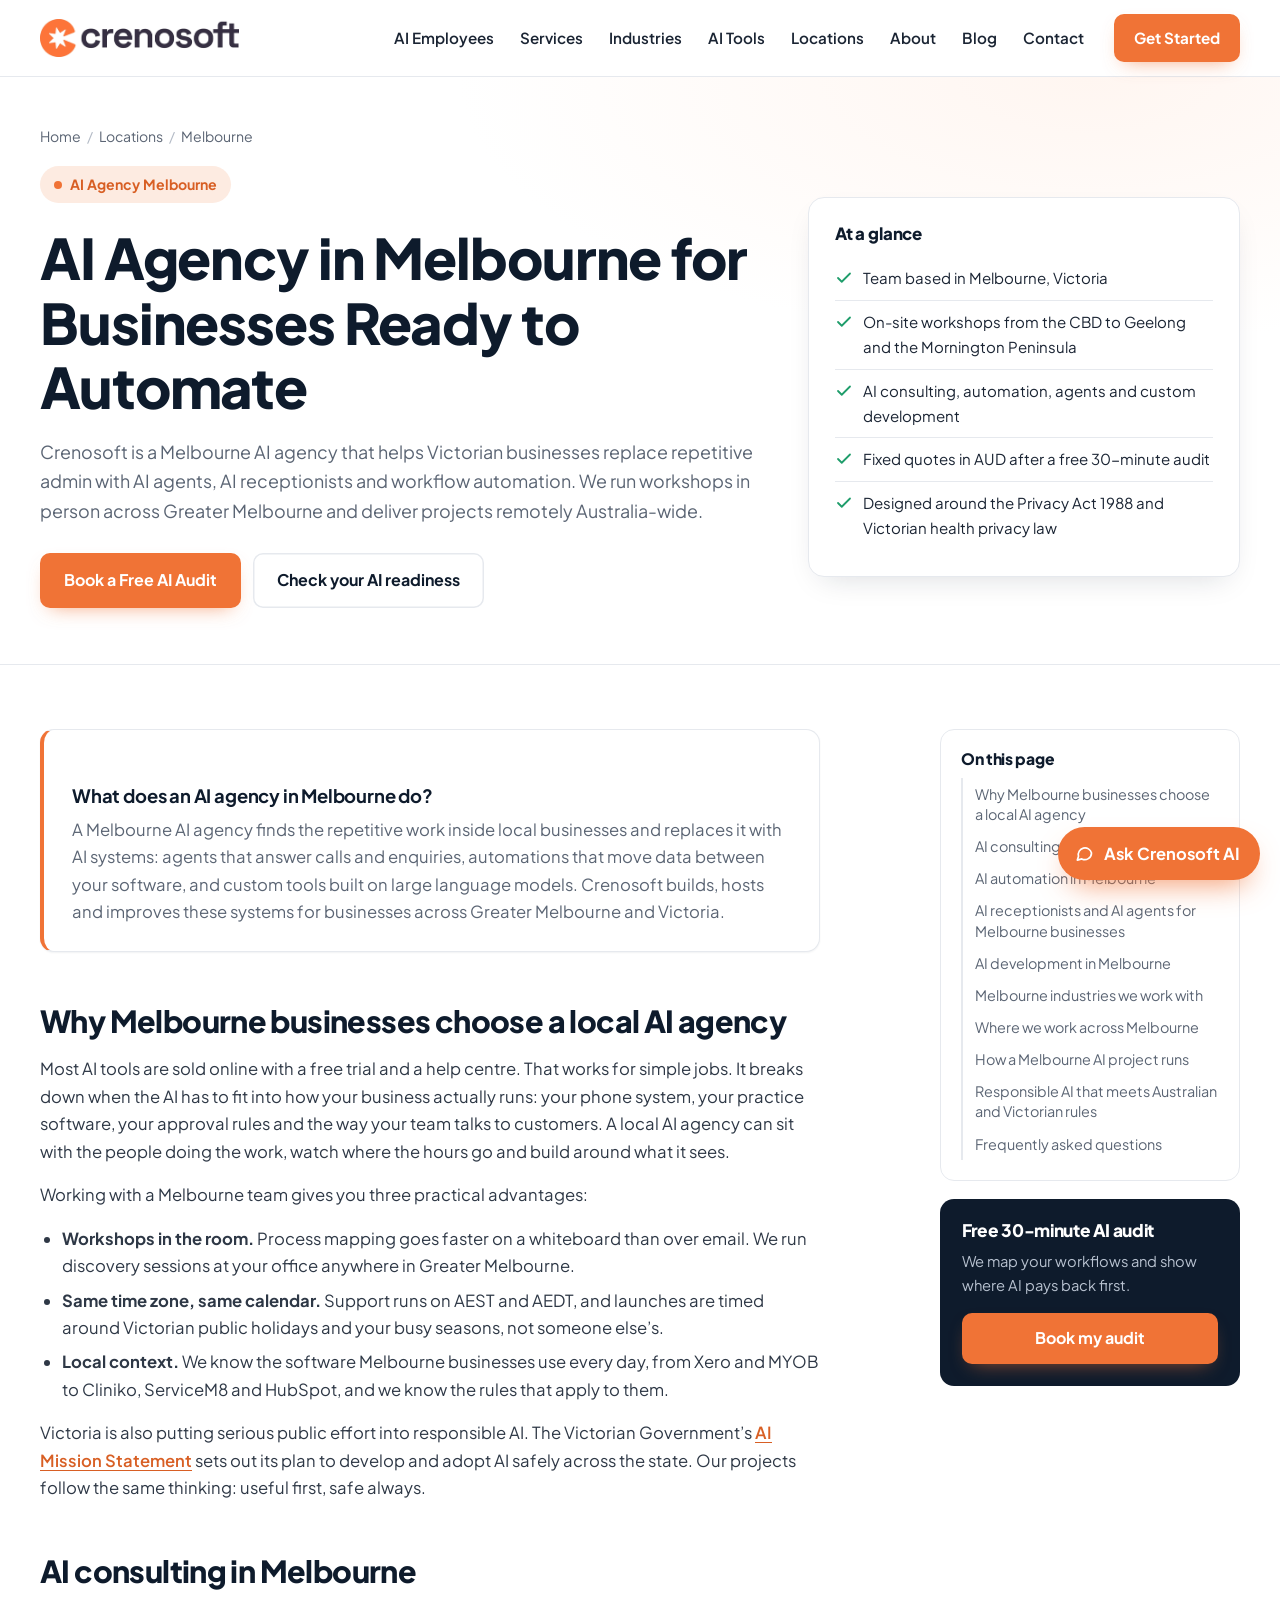
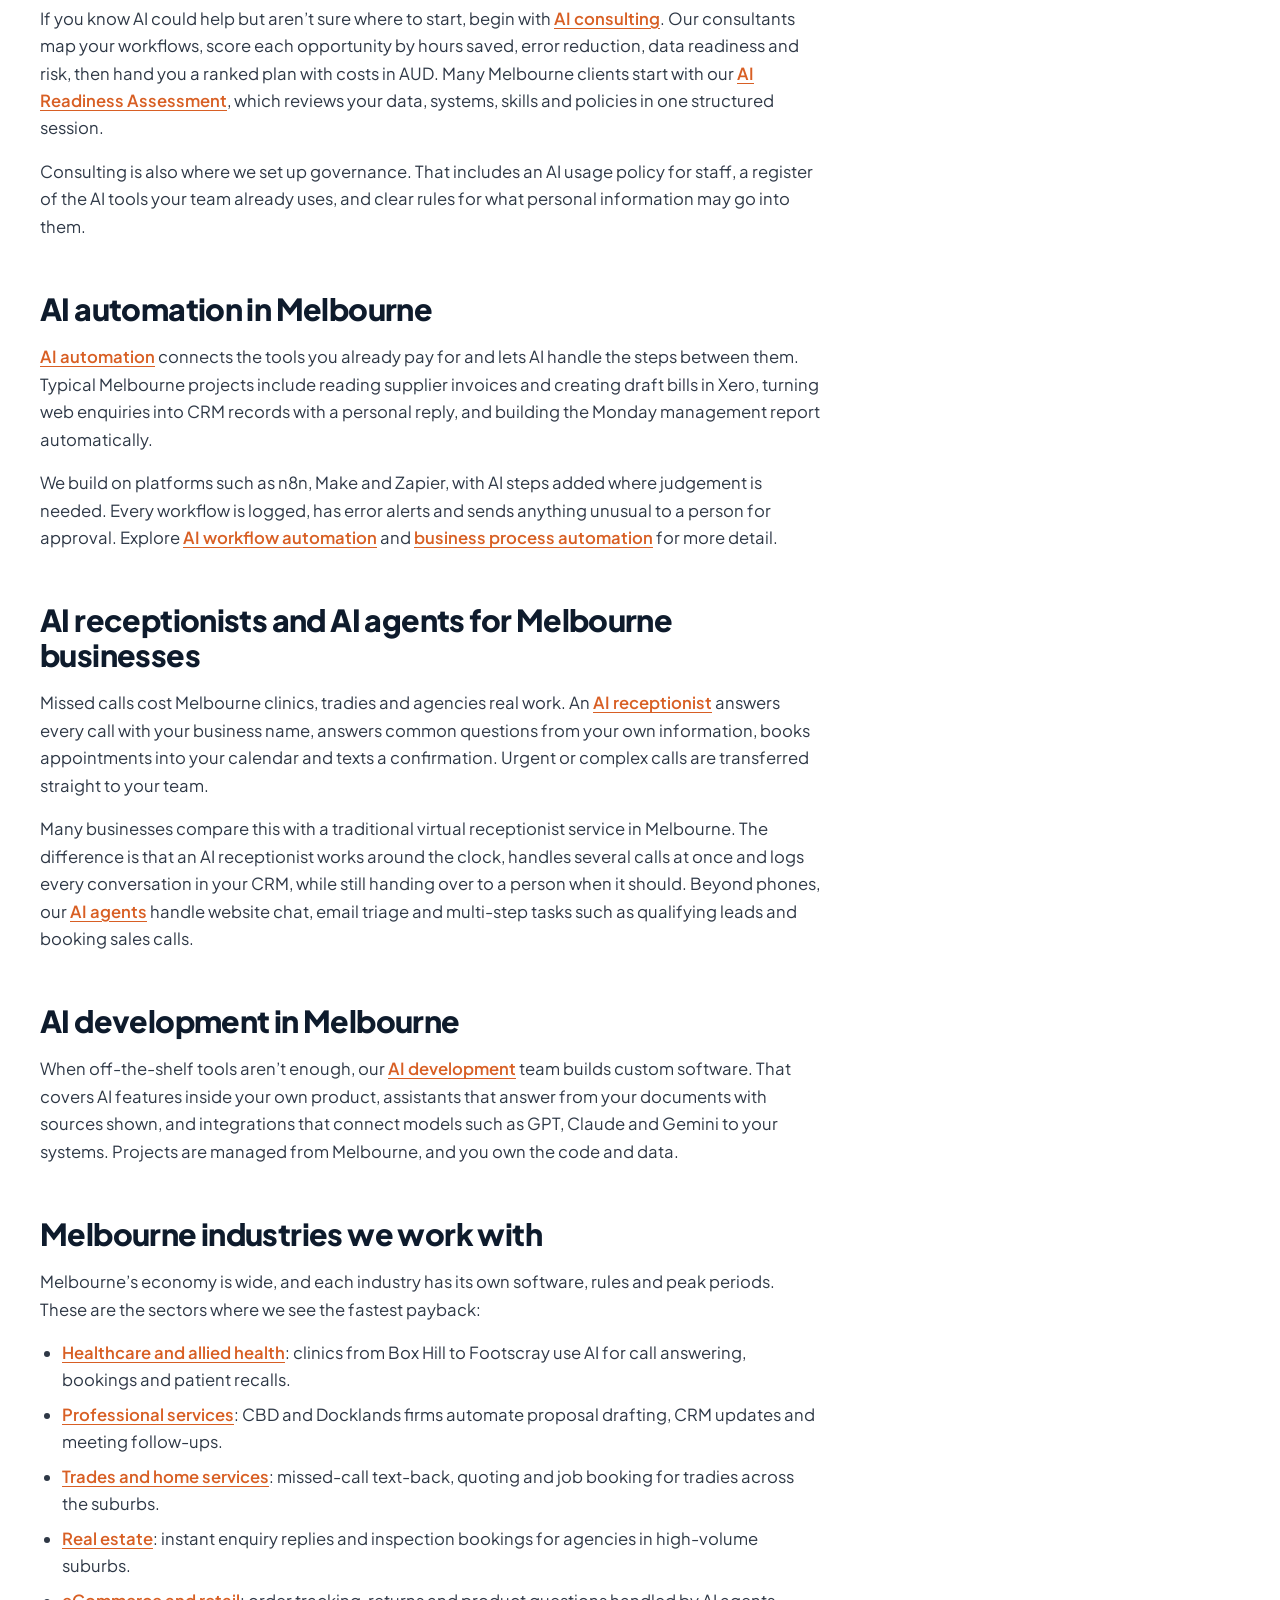
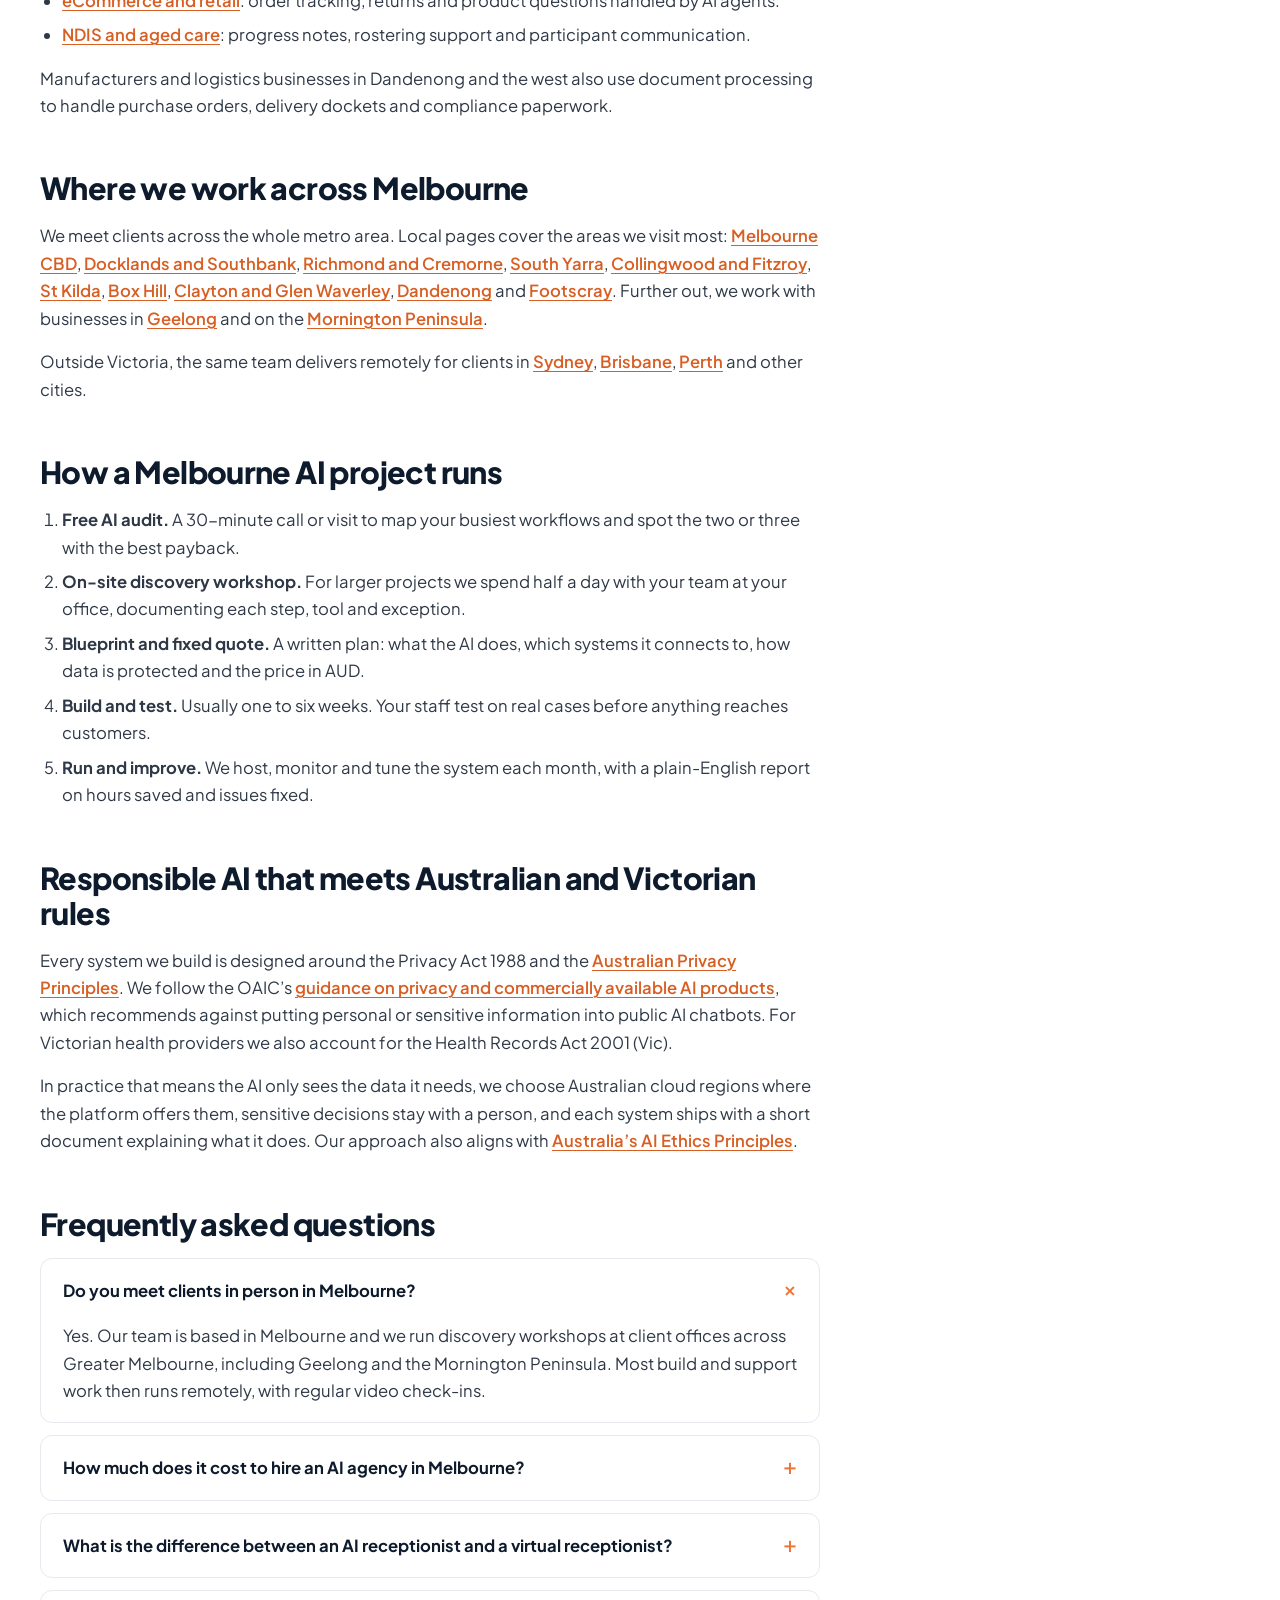
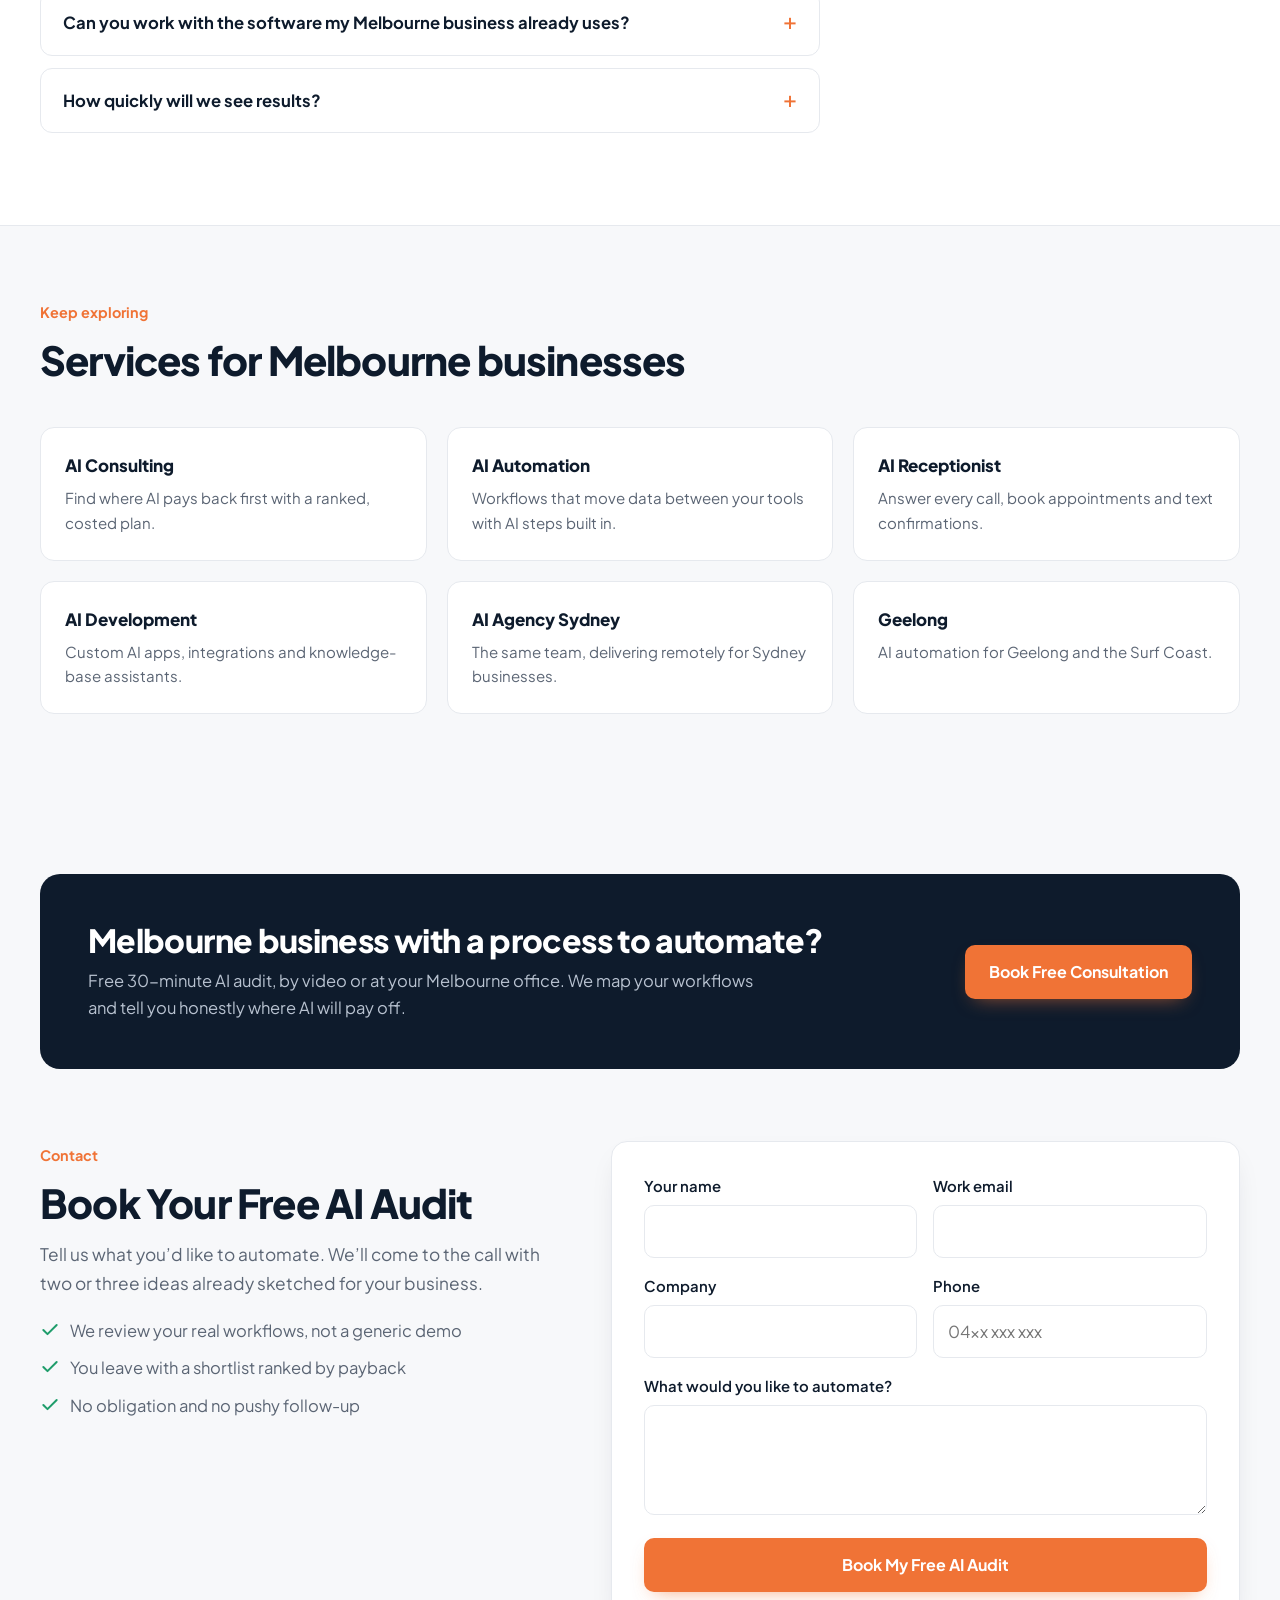
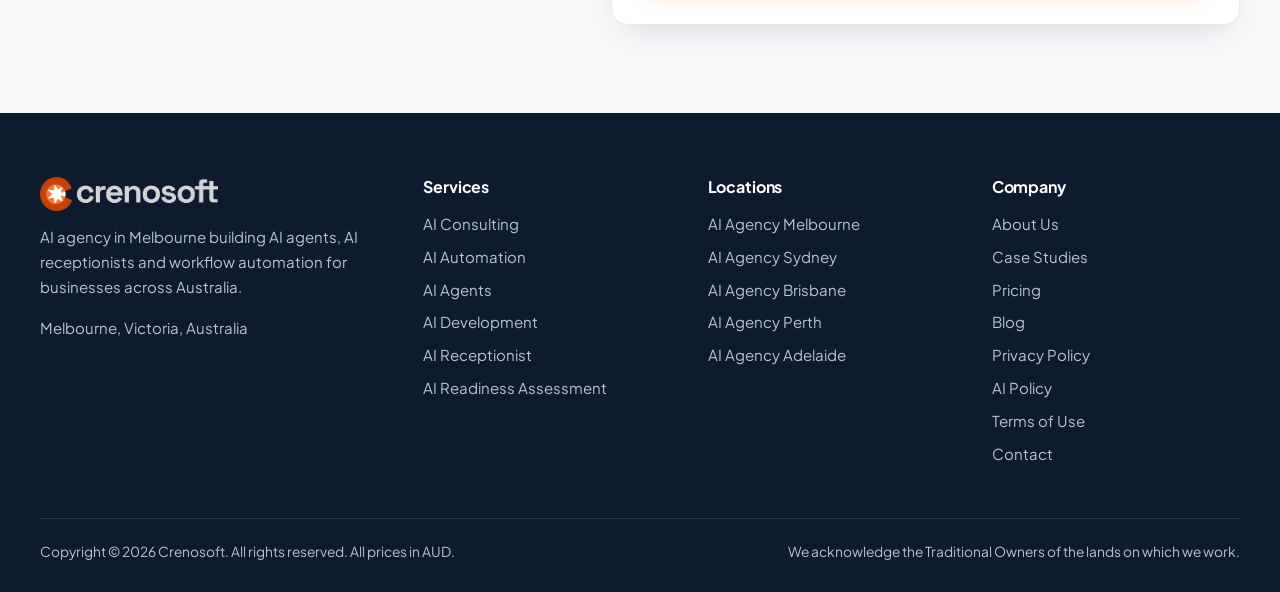
<file: locations-melbourne.html>
<!DOCTYPE html>
<html lang="en-AU">
<head>
<meta charset="utf-8">
<meta name="viewport" content="width=device-width, initial-scale=1, viewport-fit=cover">
<title>AI Agency Melbourne | AI Consulting &amp; Automation | Crenosoft</title>
<meta name="description" content="Crenosoft is an AI agency in Melbourne building AI agents, AI receptionists and workflow automation for Victorian businesses. Book a free AI audit.">
<link rel="canonical" href="https://www.crenosoft.com/locations/melbourne/">
<meta name="robots" content="index, follow, max-image-preview:large, max-snippet:-1">
<meta name="geo.region" content="AU-VIC">
<meta name="geo.placename" content="Melbourne">
<meta name="theme-color" content="#F07336">
<link rel="icon" type="image/png" href="/favicon.png">
<meta property="og:type" content="website">
<meta property="og:locale" content="en_AU">
<meta property="og:site_name" content="Crenosoft">
<meta property="og:title" content="AI Agency Melbourne | AI Consulting &amp; Automation | Crenosoft">
<meta property="og:description" content="Crenosoft is an AI agency in Melbourne building AI agents, AI receptionists and workflow automation for Victorian businesses. Book a free AI audit.">
<meta property="og:url" content="https://www.crenosoft.com/locations/melbourne/">
<meta name="twitter:card" content="summary_large_image">
<link rel="preconnect" href="https://fonts.googleapis.com">
<link rel="preconnect" href="https://fonts.gstatic.com" crossorigin>
<link href="https://fonts.googleapis.com/css2?family=Plus+Jakarta+Sans:wght@400;500;600;700;800&display=swap" rel="stylesheet">
<link rel="stylesheet" href="/styles.css">
<script type="application/ld+json">
{
 "@context": "https://schema.org",
 "@graph": [
  {
   "@type": "WebPage",
   "@id": "https://www.crenosoft.com/locations/melbourne/#webpage",
   "url": "https://www.crenosoft.com/locations/melbourne/",
   "name": "AI Agency Melbourne | AI Consulting & Automation | Crenosoft",
   "description": "Crenosoft is an AI agency in Melbourne building AI agents, AI receptionists and workflow automation for Victorian businesses. Book a free AI audit.",
   "inLanguage": "en-AU",
   "isPartOf": {
    "@id": "https://www.crenosoft.com/#website"
   },
   "about": {
    "@id": "https://www.crenosoft.com/locations/melbourne/#service"
   },
   "breadcrumb": {
    "@id": "https://www.crenosoft.com/locations/melbourne/#breadcrumb"
   },
   "speakable": {
    "@type": "SpeakableSpecification",
    "cssSelector": [
     ".answer-box p",
     ".faq-answer"
    ]
   }
  },
  {
   "@type": "BreadcrumbList",
   "@id": "https://www.crenosoft.com/locations/melbourne/#breadcrumb",
   "itemListElement": [
    {
     "@type": "ListItem",
     "position": 1,
     "name": "Home",
     "item": "https://www.crenosoft.com/"
    },
    {
     "@type": "ListItem",
     "position": 2,
     "name": "Locations",
     "item": "https://www.crenosoft.com/locations/"
    },
    {
     "@type": "ListItem",
     "position": 3,
     "name": "Melbourne",
     "item": "https://www.crenosoft.com/locations/melbourne/"
    }
   ]
  },
  {
   "@type": "Service",
   "@id": "https://www.crenosoft.com/locations/melbourne/#service",
   "name": "AI agency services in Melbourne",
   "serviceType": "Artificial intelligence consulting and automation",
   "description": "A Melbourne AI agency finds the repetitive work inside local businesses and replaces it with AI systems: agents that answer calls and enquiries, automations that move data between your software, and custom tools built on large language models. Crenosoft builds, hosts and improves these systems for businesses across Greater Melbourne and Victoria.",
   "url": "https://www.crenosoft.com/locations/melbourne/",
   "provider": {
    "@type": [
     "Organization",
     "ProfessionalService"
    ],
    "@id": "https://www.crenosoft.com/#org",
    "name": "Crenosoft",
    "url": "https://www.crenosoft.com/",
    "address": {
     "@type": "PostalAddress",
     "addressLocality": "Melbourne",
     "addressRegion": "VIC",
     "addressCountry": "AU"
    }
   },
   "areaServed": [
    {
     "@type": "City",
     "name": "Melbourne"
    },
    {
     "@type": "State",
     "name": "Victoria"
    }
   ]
  },
  {
   "@type": "FAQPage",
   "@id": "https://www.crenosoft.com/locations/melbourne/#faq",
   "mainEntity": [
    {
     "@type": "Question",
     "name": "Do you meet clients in person in Melbourne?",
     "acceptedAnswer": {
      "@type": "Answer",
      "text": "Yes. Our team is based in Melbourne and we run discovery workshops at client offices across Greater Melbourne, including Geelong and the Mornington Peninsula. Most build and support work then runs remotely, with regular video check-ins."
     }
    },
    {
     "@type": "Question",
     "name": "How much does it cost to hire an AI agency in Melbourne?",
     "acceptedAnswer": {
      "@type": "Answer",
      "text": "It depends on how many systems the AI connects to and how much work it handles. We give a fixed quote in AUD after a free 30-minute audit, then charge a monthly fee for hosting, monitoring and improvements. GST applies where relevant."
     }
    },
    {
     "@type": "Question",
     "name": "What is the difference between an AI receptionist and a virtual receptionist?",
     "acceptedAnswer": {
      "@type": "Answer",
      "text": "A virtual receptionist service uses people who answer calls on your behalf during set hours. An AI receptionist answers every call at any hour, handles several calls at once, books appointments directly and logs each call, then transfers to your team when a person is needed."
     }
    },
    {
     "@type": "Question",
     "name": "Can you work with the software my Melbourne business already uses?",
     "acceptedAnswer": {
      "@type": "Answer",
      "text": "Usually, yes. We regularly connect Xero, MYOB, HubSpot, Zoho, GoHighLevel, Microsoft 365, Google Workspace, Cliniko and ServiceM8. If a tool has an API or email access, we can usually automate around it."
     }
    },
    {
     "@type": "Question",
     "name": "How quickly will we see results?",
     "acceptedAnswer": {
      "@type": "Answer",
      "text": "A single automation or AI receptionist usually goes live within one to three weeks. Most Melbourne clients see time savings in the first month, and we report the hours saved each month so you can track the return."
     }
    }
   ]
  }
 ]
}
</script>
</head>
<body>
<a class="skip" href="#main">Skip to content</a>
<header class="site-header">
  <nav class="wrap nav" aria-label="Main">
    <a class="brand" href="/" aria-label="Crenosoft home"><img src="/logo.png" alt="Crenosoft" width="199" height="38"></a>
    <button class="menu-toggle" aria-expanded="false" aria-controls="nav-links" aria-label="Open menu">
      <svg width="26" height="26" viewBox="0 0 24 24" fill="none" stroke="currentColor" stroke-width="2" stroke-linecap="round"><path d="M4 7h16M4 12h16M4 17h16"/></svg>
    </button>
    <ul class="nav-links" id="nav-links">
      <li><a href="/ai-employees/">AI Employees</a></li>
<li><a href="/#services">Services</a></li>
      <li><a href="/#industries">Industries</a></li>
      <li><a href="/#assessment">AI Tools</a></li>
      <li><a href="/locations/melbourne/">Locations</a></li>
      <li><a href="/about/">About</a></li>
      <li><a href="/insights/">Blog</a></li>
      <li><a href="#contact">Contact</a></li>
    </ul>
    <a class="btn btn-primary" href="#contact">Get Started</a>
  </nav>
</header>
<main id="main">
<section class="page-hero" aria-labelledby="page-title">
  <div class="wrap">
    <nav class="crumbs" aria-label="Breadcrumb"><ol><li><a href="/">Home</a></li><li><a href="/locations/">Locations</a></li><li aria-current="page">Melbourne</li></ol></nav>
    <div class="page-hero-grid">
      <div>
        <span class="pill"><i aria-hidden="true"></i>AI Agency Melbourne</span>
        <h1 id="page-title">AI Agency in Melbourne for Businesses Ready to Automate</h1>
        <p class="lead">Crenosoft is a Melbourne AI agency that helps Victorian businesses replace repetitive admin with AI agents, AI receptionists and workflow automation. We run workshops in person across Greater Melbourne and deliver projects remotely Australia-wide.</p>
        <div class="hero-ctas"><a class="btn btn-primary" href="#contact">Book a Free AI Audit</a><a class="btn btn-outline" href="/#assessment">Check your AI readiness</a></div>
      </div>
      <aside class="facts" aria-labelledby="facts-title"><h2 id="facts-title">At a glance</h2><ul><li><svg viewBox="0 0 24 24" fill="none" stroke="currentColor" stroke-width="2.4" stroke-linecap="round" stroke-linejoin="round" aria-hidden="true"><path d="M20 6 9 17l-5-5"/></svg><span>Team based in Melbourne, Victoria</span></li><li><svg viewBox="0 0 24 24" fill="none" stroke="currentColor" stroke-width="2.4" stroke-linecap="round" stroke-linejoin="round" aria-hidden="true"><path d="M20 6 9 17l-5-5"/></svg><span>On-site workshops from the CBD to Geelong and the Mornington Peninsula</span></li><li><svg viewBox="0 0 24 24" fill="none" stroke="currentColor" stroke-width="2.4" stroke-linecap="round" stroke-linejoin="round" aria-hidden="true"><path d="M20 6 9 17l-5-5"/></svg><span>AI consulting, automation, agents and custom development</span></li><li><svg viewBox="0 0 24 24" fill="none" stroke="currentColor" stroke-width="2.4" stroke-linecap="round" stroke-linejoin="round" aria-hidden="true"><path d="M20 6 9 17l-5-5"/></svg><span>Fixed quotes in AUD after a free 30-minute audit</span></li><li><svg viewBox="0 0 24 24" fill="none" stroke="currentColor" stroke-width="2.4" stroke-linecap="round" stroke-linejoin="round" aria-hidden="true"><path d="M20 6 9 17l-5-5"/></svg><span>Designed around the Privacy Act 1988 and Victorian health privacy law</span></li></ul></aside>
    </div>
  </div>
</section>
<section class="content" aria-label="Page content">
  <div class="wrap content-grid">
    <article class="prose">
      <div class="answer-box"><h3>What does an AI agency in Melbourne do?</h3><p>A Melbourne AI agency finds the repetitive work inside local businesses and replaces it with AI systems: agents that answer calls and enquiries, automations that move data between your software, and custom tools built on large language models. Crenosoft builds, hosts and improves these systems for businesses across Greater Melbourne and Victoria.</p></div>
      
<h2 id="why-melbourne-businesses-choose-a-local-ai-agency">Why Melbourne businesses choose a local AI agency</h2>
<p>Most AI tools are sold online with a free trial and a help centre. That works for simple jobs. It breaks down when the AI has to fit into how your business actually runs: your phone system, your practice software, your approval rules and the way your team talks to customers. A local AI agency can sit with the people doing the work, watch where the hours go and build around what it sees.</p>
<p>Working with a Melbourne team gives you three practical advantages:</p>
<ul>
<li><strong>Workshops in the room.</strong> Process mapping goes faster on a whiteboard than over email. We run discovery sessions at your office anywhere in Greater Melbourne.</li>
<li><strong>Same time zone, same calendar.</strong> Support runs on AEST and AEDT, and launches are timed around Victorian public holidays and your busy seasons, not someone else’s.</li>
<li><strong>Local context.</strong> We know the software Melbourne businesses use every day, from Xero and MYOB to Cliniko, ServiceM8 and HubSpot, and we know the rules that apply to them.</li>
</ul>
<p>Victoria is also putting serious public effort into responsible AI. The Victorian Government’s <a href="https://djsir.vic.gov.au/priorities-and-initiatives/ai-mission-statement" target="_blank" rel="noopener">AI Mission Statement</a> sets out its plan to develop and adopt AI safely across the state. Our projects follow the same thinking: useful first, safe always.</p>

<h2 id="ai-consulting-in-melbourne">AI consulting in Melbourne</h2>
<p>If you know AI could help but aren’t sure where to start, begin with <a href="/ai-consulting/">AI consulting</a>. Our consultants map your workflows, score each opportunity by hours saved, error reduction, data readiness and risk, then hand you a ranked plan with costs in AUD. Many Melbourne clients start with our <a href="/ai-consulting/ai-readiness-assessment/">AI Readiness Assessment</a>, which reviews your data, systems, skills and policies in one structured session.</p>
<p>Consulting is also where we set up governance. That includes an AI usage policy for staff, a register of the AI tools your team already uses, and clear rules for what personal information may go into them.</p>

<h2 id="ai-automation-in-melbourne">AI automation in Melbourne</h2>
<p><a href="/ai-automation/">AI automation</a> connects the tools you already pay for and lets AI handle the steps between them. Typical Melbourne projects include reading supplier invoices and creating draft bills in Xero, turning web enquiries into CRM records with a personal reply, and building the Monday management report automatically.</p>
<p>We build on platforms such as n8n, Make and Zapier, with AI steps added where judgement is needed. Every workflow is logged, has error alerts and sends anything unusual to a person for approval. Explore <a href="/ai-automation/workflow-automation/">AI workflow automation</a> and <a href="/ai-automation/business-process-automation/">business process automation</a> for more detail.</p>

<h2 id="ai-receptionists-and-ai-agents-for-melbourne-businesses">AI receptionists and AI agents for Melbourne businesses</h2>
<p>Missed calls cost Melbourne clinics, tradies and agencies real work. An <a href="/ai-agents/ai-receptionist/">AI receptionist</a> answers every call with your business name, answers common questions from your own information, books appointments into your calendar and texts a confirmation. Urgent or complex calls are transferred straight to your team.</p>
<p>Many businesses compare this with a traditional virtual receptionist service in Melbourne. The difference is that an AI receptionist works around the clock, handles several calls at once and logs every conversation in your CRM, while still handing over to a person when it should. Beyond phones, our <a href="/ai-agents/">AI agents</a> handle website chat, email triage and multi-step tasks such as qualifying leads and booking sales calls.</p>

<h2 id="ai-development-in-melbourne">AI development in Melbourne</h2>
<p>When off-the-shelf tools aren’t enough, our <a href="/ai-development/">AI development</a> team builds custom software. That covers AI features inside your own product, assistants that answer from your documents with sources shown, and integrations that connect models such as GPT, Claude and Gemini to your systems. Projects are managed from Melbourne, and you own the code and data.</p>

<h2 id="melbourne-industries-we-work-with">Melbourne industries we work with</h2>
<p>Melbourne’s economy is wide, and each industry has its own software, rules and peak periods. These are the sectors where we see the fastest payback:</p>
<ul>
<li><a href="/industries/healthcare/">Healthcare and allied health</a>: clinics from Box Hill to Footscray use AI for call answering, bookings and patient recalls.</li>
<li><a href="/industries/professional-services/">Professional services</a>: CBD and Docklands firms automate proposal drafting, CRM updates and meeting follow-ups.</li>
<li><a href="/industries/trades/">Trades and home services</a>: missed-call text-back, quoting and job booking for tradies across the suburbs.</li>
<li><a href="/industries/real-estate/">Real estate</a>: instant enquiry replies and inspection bookings for agencies in high-volume suburbs.</li>
<li><a href="/industries/ecommerce/">eCommerce and retail</a>: order tracking, returns and product questions handled by AI agents.</li>
<li><a href="/industries/ndis-aged-care/">NDIS and aged care</a>: progress notes, rostering support and participant communication.</li>
</ul>
<p>Manufacturers and logistics businesses in Dandenong and the west also use document processing to handle purchase orders, delivery dockets and compliance paperwork.</p>

<h2 id="where-we-work-across-melbourne">Where we work across Melbourne</h2>
<p>We meet clients across the whole metro area. Local pages cover the areas we visit most: <a href="/locations/melbourne/cbd/">Melbourne CBD</a>, <a href="/locations/melbourne/docklands/">Docklands and Southbank</a>, <a href="/locations/melbourne/richmond/">Richmond and Cremorne</a>, <a href="/locations/melbourne/south-yarra/">South Yarra</a>, <a href="/locations/melbourne/collingwood/">Collingwood and Fitzroy</a>, <a href="/locations/melbourne/st-kilda/">St Kilda</a>, <a href="/locations/melbourne/box-hill/">Box Hill</a>, <a href="/locations/melbourne/clayton/">Clayton and Glen Waverley</a>, <a href="/locations/melbourne/dandenong/">Dandenong</a> and <a href="/locations/melbourne/footscray/">Footscray</a>. Further out, we work with businesses in <a href="/locations/geelong/">Geelong</a> and on the <a href="/locations/mornington-peninsula/">Mornington Peninsula</a>.</p>
<p>Outside Victoria, the same team delivers remotely for clients in <a href="/locations/sydney/">Sydney</a>, <a href="/locations/brisbane/">Brisbane</a>, <a href="/locations/perth/">Perth</a> and other cities.</p>

<h2 id="how-a-melbourne-ai-project-runs">How a Melbourne AI project runs</h2>
<ol>
<li><strong>Free AI audit.</strong> A 30-minute call or visit to map your busiest workflows and spot the two or three with the best payback.</li>
<li><strong>On-site discovery workshop.</strong> For larger projects we spend half a day with your team at your office, documenting each step, tool and exception.</li>
<li><strong>Blueprint and fixed quote.</strong> A written plan: what the AI does, which systems it connects to, how data is protected and the price in AUD.</li>
<li><strong>Build and test.</strong> Usually one to six weeks. Your staff test on real cases before anything reaches customers.</li>
<li><strong>Run and improve.</strong> We host, monitor and tune the system each month, with a plain-English report on hours saved and issues fixed.</li>
</ol>

<h2 id="responsible-ai-that-meets-australian-and-victorian-rules">Responsible AI that meets Australian and Victorian rules</h2>
<p>Every system we build is designed around the Privacy Act 1988 and the <a href="https://www.oaic.gov.au/privacy/australian-privacy-principles" target="_blank" rel="noopener">Australian Privacy Principles</a>. We follow the OAIC’s <a href="https://www.oaic.gov.au/privacy/privacy-guidance-for-organisations-and-government-agencies/guidance-on-privacy-and-the-use-of-commercially-available-ai-products" target="_blank" rel="noopener">guidance on privacy and commercially available AI products</a>, which recommends against putting personal or sensitive information into public AI chatbots. For Victorian health providers we also account for the Health Records Act 2001 (Vic).</p>
<p>In practice that means the AI only sees the data it needs, we choose Australian cloud regions where the platform offers them, sensitive decisions stay with a person, and each system ships with a short document explaining what it does. Our approach also aligns with <a href="https://www.industry.gov.au/publications/australias-artificial-intelligence-ethics-principles/australias-ai-ethics-principles" target="_blank" rel="noopener">Australia’s AI Ethics Principles</a>.</p>

      <h2 id="faq">Frequently asked questions</h2>
      <div class="faq" style="margin:0"><details open><summary>Do you meet clients in person in Melbourne?</summary><p class="faq-answer">Yes. Our team is based in Melbourne and we run discovery workshops at client offices across Greater Melbourne, including Geelong and the Mornington Peninsula. Most build and support work then runs remotely, with regular video check-ins.</p></details><details><summary>How much does it cost to hire an AI agency in Melbourne?</summary><p class="faq-answer">It depends on how many systems the AI connects to and how much work it handles. We give a fixed quote in AUD after a free 30-minute audit, then charge a monthly fee for hosting, monitoring and improvements. GST applies where relevant.</p></details><details><summary>What is the difference between an AI receptionist and a virtual receptionist?</summary><p class="faq-answer">A virtual receptionist service uses people who answer calls on your behalf during set hours. An AI receptionist answers every call at any hour, handles several calls at once, books appointments directly and logs each call, then transfers to your team when a person is needed.</p></details><details><summary>Can you work with the software my Melbourne business already uses?</summary><p class="faq-answer">Usually, yes. We regularly connect Xero, MYOB, HubSpot, Zoho, GoHighLevel, Microsoft 365, Google Workspace, Cliniko and ServiceM8. If a tool has an API or email access, we can usually automate around it.</p></details><details><summary>How quickly will we see results?</summary><p class="faq-answer">A single automation or AI receptionist usually goes live within one to three weeks. Most Melbourne clients see time savings in the first month, and we report the hours saved each month so you can track the return.</p></details></div>
    </article>
    <div class="aside">
      <nav class="toc" aria-label="On this page"><h2>On this page</h2><ol id="toc-list"></ol></nav>
      <div class="aside-cta"><h2>Free 30-minute AI audit</h2><p>We map your workflows and show where AI pays back first.</p><a class="btn btn-primary" href="#contact">Book my audit</a></div>
    </div>
  </div>
</section>
<section class="related" aria-labelledby="related-title">
  <div class="wrap">
    <div class="section-head"><span class="label">Keep exploring</span><h2 id="related-title">Services for Melbourne businesses</h2></div>
    <ul class="ind-list"><li><a href="/ai-consulting/">AI Consulting</a><p>Find where AI pays back first with a ranked, costed plan.</p></li><li><a href="/ai-automation/">AI Automation</a><p>Workflows that move data between your tools with AI steps built in.</p></li><li><a href="/ai-agents/ai-receptionist/">AI Receptionist</a><p>Answer every call, book appointments and text confirmations.</p></li><li><a href="/ai-development/">AI Development</a><p>Custom AI apps, integrations and knowledge-base assistants.</p></li><li><a href="/locations/sydney/">AI Agency Sydney</a><p>The same team, delivering remotely for Sydney businesses.</p></li><li><a href="/locations/geelong/">Geelong</a><p>AI automation for Geelong and the Surf Coast.</p></li></ul>
  </div>
</section>
<section id="contact" class="soft" aria-labelledby="contact-title">
  <div class="wrap">
    <div class="cta-band">
      <div><h2>Melbourne business with a process to automate?</h2><p>Free 30-minute AI audit, by video or at your Melbourne office. We map your workflows and tell you honestly where AI will pay off.</p></div>
      <a class="btn btn-primary" href="#audit-form">Book Free Consultation</a>
    </div>
    <div class="contact-grid">
      <div>
        <span class="label">Contact</span>
        <h2 id="contact-title">Book Your Free AI Audit</h2>
        <p class="lead">Tell us what you’d like to automate. We’ll come to the call with two or three ideas already sketched for your business.</p>
        <ul>
          <li><svg viewBox="0 0 24 24" fill="none" stroke="currentColor" stroke-width="2.4" stroke-linecap="round" stroke-linejoin="round" aria-hidden="true"><path d="M20 6 9 17l-5-5"/></svg>We review your real workflows, not a generic demo</li>
          <li><svg viewBox="0 0 24 24" fill="none" stroke="currentColor" stroke-width="2.4" stroke-linecap="round" stroke-linejoin="round" aria-hidden="true"><path d="M20 6 9 17l-5-5"/></svg>You leave with a shortlist ranked by payback</li>
          <li><svg viewBox="0 0 24 24" fill="none" stroke="currentColor" stroke-width="2.4" stroke-linecap="round" stroke-linejoin="round" aria-hidden="true"><path d="M20 6 9 17l-5-5"/></svg>No obligation and no pushy follow-up</li>
        </ul>
      </div>
      <form class="audit" id="audit-form" novalidate data-endpoint="">
        <div class="f-row">
          <div class="f"><label for="f-name">Your name</label><input id="f-name" name="name" autocomplete="name" required></div>
          <div class="f"><label for="f-email">Work email</label><input id="f-email" name="email" type="email" autocomplete="email" required></div>
        </div>
        <div class="f-row">
          <div class="f"><label for="f-company">Company</label><input id="f-company" name="company" autocomplete="organization"></div>
          <div class="f"><label for="f-phone">Phone</label><input id="f-phone" name="phone" type="tel" autocomplete="tel" placeholder="04xx xxx xxx"></div>
        </div>
        <div class="f"><label for="f-task">What would you like to automate?</label><textarea id="f-task" name="task"></textarea></div>
        <p class="f-error" id="f-error">Add your name and a valid work email so we can reach you.</p>
        <button class="btn btn-primary" type="submit" style="width:100%">Book My Free AI Audit</button>
        <div class="form-done" id="form-done" aria-live="polite"><h3>Audit request received</h3><p style="color:var(--ink-2);margin:0">Thanks <span id="done-name"></span>. We’ll email you within one business day with times for your audit.</p></div>
      </form>
    </div>
  </div>
</section>
</main>
<footer>
  <div class="wrap">
    <div class="foot-grid">
      <div>
        <a class="brand" href="/" aria-label="Crenosoft home"><img src="/logo-light.png" alt="Crenosoft" width="178" height="34"></a>
        <p>AI agency in Melbourne building AI agents, AI receptionists and workflow automation for businesses across Australia.</p>
        <p style="margin:0">Melbourne, Victoria, Australia</p>
        <!-- TODO before launch: street address (must match Google Business Profile), +61 phone, email, ABN -->
      </div>
      <div>
        <h3>Services</h3>
        <ul>
          <li><a href="/ai-consulting/">AI Consulting</a></li>
          <li><a href="/ai-automation/">AI Automation</a></li>
          <li><a href="/ai-agents/">AI Agents</a></li>
          <li><a href="/ai-development/">AI Development</a></li>
          <li><a href="/ai-agents/ai-receptionist/">AI Receptionist</a></li>
          <li><a href="/ai-consulting/ai-readiness-assessment/">AI Readiness Assessment</a></li>
        </ul>
      </div>
      <div>
        <h3>Locations</h3>
        <ul>
          <li><a href="/locations/melbourne/">AI Agency Melbourne</a></li>
          <li><a href="/locations/sydney/">AI Agency Sydney</a></li>
          <li><a href="/locations/brisbane/">AI Agency Brisbane</a></li>
          <li><a href="/locations/perth/">AI Agency Perth</a></li>
          <li><a href="/locations/adelaide/">AI Agency Adelaide</a></li>
        </ul>
      </div>
      <div>
        <h3>Company</h3>
        <ul>
          <li><a href="/about/">About Us</a></li>
          <li><a href="/case-studies/">Case Studies</a></li>
          <li><a href="/pricing/">Pricing</a></li>
          <li><a href="/insights/">Blog</a></li>
          <li><a href="/privacy/">Privacy Policy</a></li>
<li><a href="/ai-policy/">AI Policy</a></li>
<li><a href="/terms/">Terms of Use</a></li>
          <li><a href="#contact">Contact</a></li>
        </ul>
      </div>
    </div>
    <div class="foot-base">
      <span>Copyright © <span id="yr">2026</span> Crenosoft. All rights reserved. All prices in AUD.</span>
      <span>We acknowledge the Traditional Owners of the lands on which we work.</span>
    </div>
  </div>
</footer>
<button class="chat-fab" id="chat-fab" aria-expanded="false" aria-controls="chat"><svg viewBox="0 0 24 24" fill="none" stroke="currentColor" stroke-width="2" stroke-linecap="round" stroke-linejoin="round" aria-hidden="true"><path d="M21 12a8 8 0 0 1-11.6 7.1L4 20.5l1.4-4.6A8 8 0 1 1 21 12z"/></svg>Ask Crenosoft AI</button>
<div class="chat" id="chat" role="dialog" aria-label="Crenosoft AI assistant">
  <div class="chat-head"><b>Crenosoft AI Assistant</b><button id="chat-close" aria-label="Close chat">×</button></div>
  <div class="chat-log" id="chat-log" aria-live="polite"><div class="msg bot">Hi, I’m Crenosoft’s AI assistant. Ask me anything about this service, how projects work, or what AI could do for your business.</div></div>
  <form class="chat-form" id="chat-form"><input id="chat-input" placeholder="Type your question" aria-label="Your question" maxlength="500"><button type="submit">Send</button></form>
</div>
<script src="/site.js" defer></script>
</body>
</html>
</file>
<file: styles.css>
:root{
  --white:#FFFFFF;
  --bg-soft:#F7F8FA;
  --bg-warm:#FFF6F1;
  --navy:#0E1B2C;
  --ink:#1A2433;
  --ink-2:#5B6574;
  --line:#E6E9EE;
  --orange:#F07336;
  --orange-dark:#D85F24;
  --orange-soft:#FDEBE1;
  --green:#1F9D6B;
  --shadow-sm:0 1px 2px rgba(14,27,44,.06);
  --shadow:0 12px 32px -14px rgba(14,27,44,.18);
  color-scheme:light;
  box-sizing:border-box;
  padding-top:env(safe-area-inset-top,0px);
  padding-bottom:env(safe-area-inset-bottom,0px);
}
*,*::before,*::after{box-sizing:inherit}
html{scroll-behavior:smooth;scroll-padding-top:calc(env(safe-area-inset-top,0px) + 84px);-webkit-text-size-adjust:100%;background:#FFFFFF}
body{margin:0;background:var(--white);color:var(--ink);font-family:"Plus Jakarta Sans",system-ui,-apple-system,"Segoe UI",Roboto,Arial,sans-serif;font-size:16.5px;line-height:1.65;overflow-x:hidden}
body::before{content:"";position:fixed;inset:0 0 auto;height:env(safe-area-inset-top,0px);z-index:60;background:rgba(255,255,255,.92)}
img,svg{max-width:100%}
a{color:inherit}
h1,h2,h3{color:var(--navy);margin:0;letter-spacing:-.02em;line-height:1.15}
h1{font-size:clamp(2.2rem,4.8vw,3.5rem);font-weight:800}
h2{font-size:clamp(1.75rem,3.2vw,2.5rem);font-weight:800}
h3{font-size:1.1rem;font-weight:700;letter-spacing:-.01em;line-height:1.3}
p{margin:0 0 1rem}
.wrap{width:min(1200px,100% - 40px);margin-inline:auto}
.skip{position:absolute;left:-999px;top:8px;background:var(--orange);color:#fff;padding:10px 16px;border-radius:8px;z-index:100}
.skip:focus{left:12px}
:focus-visible{outline:3px solid var(--orange);outline-offset:3px;border-radius:6px}
.label{display:inline-block;color:var(--orange);font-weight:700;font-size:.9rem;margin-bottom:12px}
.center{text-align:center}
.center .lead{margin-inline:auto}
.lead{color:var(--ink-2);font-size:1.08rem;max-width:62ch;margin:14px 0 0}

/* Buttons */
.btn{display:inline-flex;align-items:center;justify-content:center;gap:8px;border:0;cursor:pointer;font:inherit;font-weight:700;text-decoration:none;border-radius:10px;padding:14px 24px;font-size:1rem;transition:background .2s ease,box-shadow .2s ease,transform .15s ease}
.btn:active{transform:translateY(1px)}
.btn-primary{background:var(--orange);color:#fff;box-shadow:0 8px 20px -10px rgba(240,115,54,.7)}
.btn-primary:hover{background:var(--orange-dark)}
.btn-outline{background:#fff;color:var(--navy);box-shadow:inset 0 0 0 1.5px var(--line)}
.btn-outline:hover{box-shadow:inset 0 0 0 1.5px var(--navy)}
.btn svg{width:18px;height:18px}

/* Header */
.site-header{position:sticky;top:env(safe-area-inset-top,0px);z-index:50;background:rgba(255,255,255,.92);backdrop-filter:saturate(1.4) blur(12px);-webkit-backdrop-filter:saturate(1.4) blur(12px);border-bottom:1px solid var(--line)}
.nav{display:flex;align-items:center;gap:30px;height:76px}
.brand img{display:block;height:38px;width:auto}
footer .brand img{height:34px}
.brand{display:flex;align-items:center;gap:10px;text-decoration:none;font-weight:800;font-size:1.3rem;color:var(--navy);letter-spacing:-.02em}
.brand-mark{width:34px;height:34px;border-radius:9px;background:var(--orange);display:grid;place-items:center}
.brand-mark svg{width:20px;height:20px}
.nav-links{display:flex;gap:26px;margin-left:auto;list-style:none;padding:0;margin-block:0}
.nav-links a{text-decoration:none;color:var(--ink);font-weight:600;font-size:.95rem}
.nav-links a:hover{color:var(--orange)}
.nav > .btn{padding:11px 20px;font-size:.95rem}
.menu-toggle{display:none;margin-left:auto;background:none;border:0;color:var(--navy);padding:8px;cursor:pointer}
@media (max-width:980px){
  .nav-links{display:none;position:absolute;top:76px;left:0;right:0;flex-direction:column;gap:0;background:#fff;border-bottom:1px solid var(--line);padding:8px 20px 18px;box-shadow:var(--shadow)}
  .nav-links.open{display:flex}
  .nav-links a{display:block;padding:12px 0;font-size:1.05rem}
  .menu-toggle{display:block}
  .nav > .btn{display:none}
}

/* Hero */
.hero{padding:64px 0 72px;background:radial-gradient(900px 420px at 85% 0%,var(--bg-warm),transparent 70%),#fff}
.hero-grid{display:grid;grid-template-columns:1.05fr .95fr;gap:56px;align-items:center}
.pill{display:inline-flex;align-items:center;gap:8px;background:var(--orange-soft);color:var(--orange-dark);font-weight:700;font-size:.88rem;padding:7px 14px;border-radius:999px;margin-bottom:22px}
.pill i{width:8px;height:8px;border-radius:50%;background:var(--orange)}
.hero h1{max-width:16ch}
.hero .lead{font-size:1.14rem;margin:20px 0 30px}
.hero-ctas{display:flex;flex-wrap:wrap;gap:12px}
.hero-checks{display:flex;flex-wrap:wrap;gap:10px 24px;margin:30px 0 0;padding:0;list-style:none;color:var(--ink-2);font-size:.95rem;font-weight:500}
.hero-checks li{display:flex;align-items:center;gap:8px}
.hero-checks svg{width:18px;height:18px;color:var(--green);flex:none}
@media (max-width:960px){.hero-grid{grid-template-columns:1fr;gap:40px}.hero{padding:40px 0 56px}}

/* AI agent console (light) */
.console{background:#fff;border:1px solid var(--line);border-radius:18px;box-shadow:0 30px 60px -30px rgba(14,27,44,.28);overflow:hidden}
.console-top{display:flex;align-items:center;gap:10px;padding:14px 18px;border-bottom:1px solid var(--line);background:var(--bg-soft);font-size:.9rem;color:var(--ink-2)}
.dot{width:9px;height:9px;border-radius:50%;background:var(--green);box-shadow:0 0 0 4px rgba(31,157,107,.15)}
.console-top strong{color:var(--navy)}
.console-top .tag{margin-left:auto;background:var(--orange-soft);color:var(--orange-dark);font-weight:700;font-size:.78rem;padding:3px 10px;border-radius:999px}
.console-body{padding:20px}
.console label{display:block;font-weight:700;color:var(--navy);margin-bottom:10px;font-size:.98rem}
.console-input{display:flex;gap:8px;background:#fff;border:1.5px solid var(--line);border-radius:12px;padding:6px}
.console-input:focus-within{border-color:var(--orange)}
.console-input textarea{flex:1;min-height:50px;resize:none;background:transparent;border:0;color:var(--ink);font:inherit;font-size:.96rem;padding:9px 10px;line-height:1.45}
.console-input textarea:focus{outline:none}
.console-input textarea::placeholder{color:#98A1AE}
.console-input button{align-self:flex-end;background:var(--orange);color:#fff;border:0;border-radius:9px;padding:10px 16px;font:inherit;font-weight:700;cursor:pointer;white-space:nowrap}
.console-input button:hover{background:var(--orange-dark)}
.console-input button:disabled{opacity:.6;cursor:wait}
.examples{display:flex;flex-wrap:wrap;gap:8px;margin-top:12px}
.examples button{background:var(--bg-soft);color:var(--ink);border:1px solid var(--line);border-radius:999px;padding:6px 12px;font:inherit;font-size:.84rem;font-weight:500;cursor:pointer}
.examples button:hover{border-color:var(--orange);color:var(--orange-dark)}
.blueprint{margin-top:16px;min-height:220px;border-radius:12px;background:var(--bg-soft);border:1px solid var(--line);padding:18px}
.bp-empty{color:var(--ink-2);font-size:.94rem;display:grid;place-items:center;text-align:center;min-height:182px}
.bp-head{display:flex;justify-content:space-between;gap:12px;align-items:flex-start;margin-bottom:10px}
.bp-title{font-weight:800;font-size:1.05rem;color:var(--navy);line-height:1.3}
.bp-hours{flex:none;text-align:right;font-size:.78rem;color:var(--ink-2);line-height:1.3}
.bp-hours b{display:block;font-size:1.3rem;color:var(--orange);font-weight:800}
.bp-trigger{font-size:.9rem;color:var(--ink-2);margin-bottom:8px}
.bp-trigger b{color:var(--navy)}
.bp-steps{list-style:none;margin:0 0 12px;padding:0;counter-reset:s}
.bp-steps li{position:relative;padding:7px 0 7px 34px;font-size:.92rem;border-top:1px solid var(--line);opacity:0;transform:translateY(4px);animation:stepIn .35s ease forwards}
.bp-steps li::before{counter-increment:s;content:counter(s);position:absolute;left:0;top:8px;width:22px;height:22px;border-radius:6px;background:var(--orange-soft);color:var(--orange-dark);font-size:.75rem;display:grid;place-items:center;font-weight:800}
@keyframes stepIn{to{opacity:1;transform:none}}
.bp-tools{display:flex;flex-wrap:wrap;gap:6px;margin-bottom:12px}
.bp-tools span{font-size:.78rem;font-weight:600;padding:4px 9px;border-radius:6px;background:#fff;border:1px solid var(--line);color:var(--ink)}
.bp-foot{display:flex;flex-wrap:wrap;justify-content:space-between;align-items:center;gap:10px;font-size:.86rem;color:var(--ink-2)}
.bp-foot a{color:var(--orange-dark);font-weight:700}
.thinking{display:flex;gap:6px;align-items:center;color:var(--ink-2)}
.thinking i{width:7px;height:7px;border-radius:50%;background:var(--orange);animation:blink 1s infinite}
.thinking i:nth-child(2){animation-delay:.15s}.thinking i:nth-child(3){animation-delay:.3s}
@keyframes blink{50%{opacity:.25}}
.console-note{font-size:.78rem;color:#8A93A0;margin:12px 0 0}

/* Stats */
.stats{border-top:1px solid var(--line);border-bottom:1px solid var(--line);background:#fff}
.stats ul{list-style:none;margin:0;padding:0;display:grid;grid-template-columns:repeat(4,1fr)}
.stats li{padding:30px 20px;text-align:center}
.stats li + li{border-left:1px solid var(--line)}
.stats b{display:block;font-size:clamp(1.8rem,3vw,2.4rem);font-weight:800;color:var(--navy);letter-spacing:-.02em;line-height:1.1}
.stats span{color:var(--ink-2);font-size:.95rem;font-weight:500}
@media (max-width:720px){.stats ul{grid-template-columns:1fr 1fr}.stats li:nth-child(3){border-left:0}.stats li:nth-child(n+3){border-top:1px solid var(--line)}}

/* Sections */
section{padding:88px 0}
.soft{background:var(--bg-soft)}
.section-head{margin-bottom:44px;max-width:760px}
.section-head.center{margin-inline:auto}
@media (max-width:860px){section{padding:64px 0}}

.about-grid{display:grid;grid-template-columns:1fr 1fr;gap:56px;align-items:center}
.about-grid p{color:var(--ink-2)}
.about-grid .text-link{color:var(--orange-dark);font-weight:700;text-decoration:none}
.stack{display:flex;flex-wrap:wrap;gap:10px;list-style:none;padding:0;margin:24px 0 0}
.stack li{background:#fff;border:1px solid var(--line);border-radius:8px;padding:8px 14px;font-weight:600;font-size:.9rem;color:var(--navy);box-shadow:var(--shadow-sm)}
.answer-box{background:#fff;border:1px solid var(--line);border-left:4px solid var(--orange);border-radius:14px;padding:26px 28px;box-shadow:var(--shadow-sm)}
.answer-box h3{margin-bottom:10px}
.answer-box p{margin:0;color:var(--ink-2)}
@media (max-width:860px){.about-grid{grid-template-columns:1fr;gap:28px}}

/* Services */
.tabs{display:flex;flex-wrap:wrap;justify-content:center;gap:8px;margin-bottom:30px}
.tab{background:#fff;border:1.5px solid var(--line);border-radius:999px;padding:10px 20px;font:inherit;font-weight:700;font-size:.95rem;color:var(--ink);cursor:pointer}
.tab span{display:none}
.tab:hover{border-color:var(--orange)}
.tab[aria-selected="true"]{background:var(--navy);border-color:var(--navy);color:#fff}
.panel > h3{display:none}
.panel > p{text-align:center;color:var(--ink-2);max-width:70ch;margin:0 auto 30px}
.svc-list{list-style:none;padding:0;margin:0;display:grid;grid-template-columns:repeat(4,1fr);gap:20px}
.svc-list li{background:#fff;border:1px solid var(--line);border-radius:14px;padding:24px;box-shadow:var(--shadow-sm);transition:box-shadow .2s ease,border-color .2s ease;display:flex;flex-direction:column}
.svc-list li:hover{box-shadow:var(--shadow);border-color:#F6C2A6}
.svc-list li::before{content:"";width:44px;height:44px;border-radius:11px;background:var(--orange-soft) var(--ico) center/22px no-repeat;margin-bottom:16px}
.svc-list a{text-decoration:none;font-weight:800;color:var(--navy);font-size:1.05rem;margin-bottom:6px}
.svc-list a:hover{color:var(--orange-dark)}
.svc-list p{margin:0;color:var(--ink-2);font-size:.93rem}
.panel-cta{margin-top:30px;display:flex;flex-wrap:wrap;gap:20px;align-items:center;justify-content:center}
.panel-cta a.link{color:var(--orange-dark);font-weight:700;text-decoration:none}
@media (max-width:1000px){.svc-list{grid-template-columns:1fr 1fr}}
@media (max-width:560px){.svc-list{grid-template-columns:1fr}}

/* Process */
.process{list-style:none;margin:0;padding:0;display:grid;grid-template-columns:repeat(4,1fr);gap:20px;counter-reset:p}
.process li{background:#fff;border:1px solid var(--line);border-radius:14px;padding:26px;position:relative}
.step-n{display:grid;place-items:center;width:40px;height:40px;border-radius:50%;background:var(--orange);color:#fff;font-weight:800;margin-bottom:16px}
.process h3{margin-bottom:8px}
.process p{color:var(--ink-2);font-size:.94rem;margin:0}
@media (max-width:900px){.process{grid-template-columns:1fr 1fr}}
@media (max-width:520px){.process{grid-template-columns:1fr}}

/* Tools */
.tool-grid{display:grid;grid-template-columns:1.1fr .9fr;gap:24px}
.tool{background:#fff;border:1px solid var(--line);border-radius:16px;padding:30px;box-shadow:var(--shadow-sm)}
.tool h3{font-size:1.25rem;margin-bottom:4px}
.tool .sub{color:var(--ink-2);font-size:.94rem;margin-bottom:22px}
.progress{height:6px;border-radius:6px;background:var(--line);overflow:hidden;margin-bottom:22px}
.progress span{display:block;height:100%;width:0;background:var(--orange);transition:width .35s ease}
.q-count{font-size:.85rem;color:var(--ink-2);margin-bottom:6px;font-weight:600}
.q-text{font-size:1.12rem;font-weight:700;margin-bottom:16px;color:var(--navy)}
.q-opts{display:grid;gap:10px}
.q-opts button{text-align:left;background:#fff;color:var(--ink);border:1.5px solid var(--line);border-radius:10px;padding:13px 16px;font:inherit;font-weight:500;cursor:pointer}
.q-opts button:hover{border-color:var(--orange);background:var(--bg-warm)}
.q-back{margin-top:14px;background:none;border:0;color:var(--ink-2);font:inherit;cursor:pointer;padding:0;text-decoration:underline}
.score-wrap{display:flex;gap:22px;align-items:center;margin-bottom:18px}
.ring{width:108px;height:108px;flex:none}
.score-band{font-size:1.2rem;font-weight:800;color:var(--navy);margin-bottom:4px}
.score-wrap p{margin:0;color:var(--ink-2);font-size:.94rem}
.recs{background:var(--bg-soft);border:1px solid var(--line);border-radius:12px;padding:16px 18px;font-size:.95rem;margin-bottom:18px;min-height:80px}
.recs ol{margin:0;padding-left:20px}
.recs li{margin:4px 0}
.field{margin-bottom:18px}
.field label{display:flex;justify-content:space-between;font-weight:600;font-size:.94rem;margin-bottom:8px;color:var(--navy)}
.field output{color:var(--orange-dark);font-weight:800}
input[type=range]{width:100%;accent-color:var(--orange)}
.roi-result{border-top:1px solid var(--line);padding-top:18px;margin-top:6px}
.roi-big{font-size:clamp(1.9rem,3.4vw,2.5rem);font-weight:800;color:var(--orange);line-height:1.1;letter-spacing:-.02em}
.roi-result p{color:var(--ink-2);font-size:.9rem;margin:6px 0 0}
@media (max-width:900px){.tool-grid{grid-template-columns:1fr}.tool{padding:24px}}

/* Why */
.why{display:grid;grid-template-columns:repeat(2,1fr);gap:20px;margin:0;padding:0;list-style:none}
.why li{display:flex;gap:16px;background:#fff;border:1px solid var(--line);border-radius:14px;padding:26px}
.why .ico{flex:none;width:46px;height:46px;border-radius:11px;background:var(--orange-soft);display:grid;place-items:center;color:var(--orange-dark)}
.why .ico svg{width:22px;height:22px}
.why p{margin:6px 0 0;color:var(--ink-2);font-size:.95rem}
@media (max-width:760px){.why{grid-template-columns:1fr}}

/* Industries */
.ind-list{list-style:none;padding:0;margin:0;display:grid;grid-template-columns:repeat(3,1fr);gap:20px}
.ind-list li{background:#fff;border:1px solid var(--line);border-radius:14px;padding:24px;transition:border-color .2s ease}
.ind-list li:hover{border-color:var(--orange)}
.ind-list a{text-decoration:none;font-weight:800;font-size:1.06rem;color:var(--navy)}
.ind-list a:hover{color:var(--orange-dark)}
.ind-list p{margin:6px 0 0;color:var(--ink-2);font-size:.94rem}
@media (max-width:860px){.ind-list{grid-template-columns:1fr 1fr}}
@media (max-width:540px){.ind-list{grid-template-columns:1fr}}

/* Locations */
.loc{display:grid;grid-template-columns:1fr 1fr;gap:24px}
.loc-card{background:#fff;border:1px solid var(--line);border-radius:16px;padding:30px}
.loc-card h3{font-size:1.25rem;margin-bottom:8px}
.loc-card p{color:var(--ink-2)}
.chips{display:flex;flex-wrap:wrap;gap:8px;list-style:none;padding:0;margin:16px 0 0}
.chips a{display:inline-block;text-decoration:none;padding:7px 14px;border-radius:999px;background:var(--bg-soft);border:1px solid var(--line);font-size:.9rem;font-weight:600}
.chips a:hover{border-color:var(--orange);color:var(--orange-dark)}
@media (max-width:860px){.loc{grid-template-columns:1fr}}

/* FAQ */
.faq{max-width:860px;margin-inline:auto}
.faq details{background:#fff;border:1px solid var(--line);border-radius:12px;padding:0 22px;margin-bottom:12px}
.faq summary{cursor:pointer;list-style:none;display:flex;justify-content:space-between;gap:20px;padding:18px 0;font-weight:700;font-size:1.04rem;color:var(--navy)}
.faq summary::-webkit-details-marker{display:none}
.faq summary::after{content:"+";color:var(--orange);font-size:1.4rem;line-height:1;font-weight:500;transition:transform .2s}
.faq details[open] summary::after{transform:rotate(45deg)}
.faq-answer{color:var(--ink-2);padding:0 0 18px;margin:0}

/* CTA band + contact */
.cta-band{background:var(--navy);color:#fff;border-radius:20px;padding:48px;display:flex;flex-wrap:wrap;align-items:center;justify-content:space-between;gap:24px;margin-bottom:72px}
.cta-band h2{color:#fff;font-size:clamp(1.5rem,2.6vw,2rem)}
.cta-band p{color:#B8C2D0;margin:8px 0 0;max-width:56ch}
.contact-grid{display:grid;grid-template-columns:.9fr 1.1fr;gap:56px;align-items:start}
.contact-grid ul{padding:0;list-style:none;margin:20px 0 0}
.contact-grid li{display:flex;gap:10px;margin:10px 0;color:var(--ink-2)}
.contact-grid li svg{flex:none;width:20px;height:20px;color:var(--green);margin-top:3px}
form.audit{background:#fff;border:1px solid var(--line);border-radius:16px;padding:32px;box-shadow:var(--shadow)}
.f-row{display:grid;grid-template-columns:1fr 1fr;gap:16px}
.f{margin-bottom:16px}
.f label{display:block;font-weight:600;font-size:.93rem;margin-bottom:6px;color:var(--navy)}
.f input,.f textarea{width:100%;font:inherit;color:var(--ink);background:#fff;border:1.5px solid var(--line);border-radius:10px;padding:12px 14px}
.f textarea{min-height:110px;resize:vertical}
.f input:focus,.f textarea:focus{outline:none;border-color:var(--orange)}
.f-error{color:#C8323F;font-size:.88rem;margin:-6px 0 12px;display:none}
.form-done{display:none;padding:10px 0}
.form-done h3{font-size:1.3rem;margin-bottom:8px}
@media (max-width:860px){.contact-grid{grid-template-columns:1fr;gap:28px}.f-row{grid-template-columns:1fr;gap:0}form.audit{padding:24px}.cta-band{padding:32px}}

/* Footer */
footer{background:var(--navy);color:#B8C2D0;padding:64px 0 calc(28px + env(safe-area-inset-bottom,0px));font-size:.94rem}
.foot-grid{display:grid;grid-template-columns:1.4fr repeat(3,1fr);gap:36px}
footer h3{color:#fff;font-size:1rem;margin-bottom:14px}
footer ul{list-style:none;padding:0;margin:0}
footer li{margin:8px 0}
footer a{text-decoration:none}
footer a:hover{color:var(--orange)}
footer .brand{color:#fff;margin-bottom:14px}
.foot-base{border-top:1px solid rgba(184,194,208,.18);margin-top:44px;padding-top:22px;display:flex;flex-wrap:wrap;justify-content:space-between;gap:12px;font-size:.86rem}
@media (max-width:860px){.foot-grid{grid-template-columns:1fr 1fr}}

/* Chat assistant */
.chat-fab{position:fixed;right:20px;bottom:calc(20px + env(safe-area-inset-bottom,0px));z-index:70;display:flex;align-items:center;gap:10px;background:var(--orange);color:#fff;border:0;border-radius:999px;padding:13px 20px 13px 16px;font:inherit;font-weight:700;cursor:pointer;box-shadow:0 14px 30px -12px rgba(240,115,54,.8)}
.chat-fab:hover{background:var(--orange-dark)}
.chat-fab svg{width:20px;height:20px}
.chat{position:fixed;right:20px;bottom:calc(86px + env(safe-area-inset-bottom,0px));z-index:70;width:min(380px,calc(100vw - 40px));height:min(540px,calc(100vh - 140px));background:#fff;color:var(--ink);border:1px solid var(--line);border-radius:18px;box-shadow:0 30px 70px -24px rgba(14,27,44,.35);display:none;flex-direction:column;overflow:hidden}
.chat.open{display:flex}
.chat-head{display:flex;align-items:center;justify-content:space-between;padding:14px 16px;background:var(--navy);color:#fff}
.chat-head b{display:flex;align-items:center;gap:8px}
.chat-head button{background:none;border:0;color:#fff;font-size:1.4rem;line-height:1;cursor:pointer;padding:4px 8px}
.chat-log{flex:1;overflow-y:auto;padding:16px;display:flex;flex-direction:column;gap:10px;background:var(--bg-soft)}
.msg{max-width:86%;padding:10px 13px;border-radius:14px;font-size:.92rem;line-height:1.5;white-space:pre-wrap}
.msg.bot{background:#fff;border:1px solid var(--line);border-top-left-radius:4px}
.msg.me{align-self:flex-end;background:var(--orange);color:#fff;border-top-right-radius:4px}
.chat-form{display:flex;gap:8px;padding:12px;border-top:1px solid var(--line);background:#fff}
.chat-form input{flex:1;background:#fff;border:1.5px solid var(--line);border-radius:10px;color:var(--ink);font:inherit;font-size:.93rem;padding:10px 12px}
.chat-form input:focus{outline:none;border-color:var(--orange)}
.chat-form button{background:var(--orange);color:#fff;border:0;border-radius:10px;padding:0 14px;font:inherit;font-weight:700;cursor:pointer}

@media (prefers-reduced-motion:reduce){
  *,*::before,*::after{animation:none!important;transition:none!important;scroll-behavior:auto!important}
  .bp-steps li{opacity:1;transform:none}
}

/* ===== Inner pages ===== */
.crumbs{font-size:.88rem;color:var(--ink-2);margin-bottom:18px}
.crumbs ol{list-style:none;padding:0;margin:0;display:flex;flex-wrap:wrap;gap:6px}
.crumbs li+li::before{content:"/";margin-right:6px;color:#B4BBC6}
.crumbs a{text-decoration:none;color:var(--ink-2)}
.crumbs a:hover{color:var(--orange-dark)}
.page-hero{padding:48px 0 56px;background:radial-gradient(900px 380px at 85% 0%,var(--bg-warm),transparent 70%),#fff;border-bottom:1px solid var(--line)}
.page-hero-grid{display:grid;grid-template-columns:1.25fr .75fr;gap:48px;align-items:center}
.page-hero h1{max-width:20ch}
.page-hero .lead{font-size:1.12rem;margin:18px 0 28px}
.facts{background:#fff;border:1px solid var(--line);border-radius:16px;padding:26px;box-shadow:var(--shadow)}
.facts h2{font-size:1.05rem;font-weight:800;margin-bottom:14px;letter-spacing:-.01em}
.facts ul{list-style:none;margin:0;padding:0}
.facts li{display:flex;gap:10px;padding:9px 0;border-top:1px solid var(--line);font-size:.94rem;color:var(--ink)}
.facts li:first-child{border-top:0}
.facts li svg{flex:none;width:18px;height:18px;color:var(--green);margin-top:3px}
@media (max-width:960px){.page-hero-grid{grid-template-columns:1fr;gap:28px}}
.content{padding:64px 0 80px}
.content-grid{display:grid;grid-template-columns:minmax(0,1fr) 300px;gap:56px;align-items:start}
.prose{max-width:780px;font-size:1.04rem}
.prose > *:first-child{margin-top:0}
.prose h2{font-size:clamp(1.45rem,2.4vw,1.9rem);margin:52px 0 16px}
.prose h3{font-size:1.15rem;margin:28px 0 8px}
.prose p{color:#2E3846}
.prose ul,.prose ol{padding-left:22px;color:#2E3846;margin:0 0 1rem}
.prose li{margin:7px 0}
.prose a{color:var(--orange-dark);font-weight:600;text-decoration:underline;text-decoration-thickness:1px;text-underline-offset:3px}
.prose a:hover{color:var(--navy)}
.prose .answer-box{margin:0 0 8px}
.prose .answer-box p{color:var(--ink-2)}
.tbl-wrap{overflow-x:auto;margin:20px 0 24px;border:1px solid var(--line);border-radius:12px}
.tbl{width:100%;border-collapse:collapse;font-size:.94rem;min-width:560px}
.tbl th,.tbl td{padding:12px 14px;text-align:left;vertical-align:top;border-top:1px solid var(--line)}
.tbl thead th{background:var(--bg-soft);color:var(--navy);font-weight:700;border-top:0}
.prose .svc-list{grid-template-columns:1fr 1fr;margin:22px 0 10px}
.prose .svc-list a{text-decoration:none;color:var(--navy)}
.prose .svc-list p{color:var(--ink-2)}
.aside{position:sticky;top:calc(env(safe-area-inset-top,0px) + 100px);display:grid;gap:18px}
.toc{background:#fff;border:1px solid var(--line);border-radius:14px;padding:20px}
.toc h2{font-size:.98rem;font-weight:800;margin-bottom:10px}
.toc ol{list-style:none;padding:0;margin:0}
.toc li{margin:0}
.toc a{display:block;padding:6px 0 6px 12px;border-left:2px solid var(--line);text-decoration:none;color:var(--ink-2);font-size:.9rem;line-height:1.4}
.toc a:hover,.toc a.on{color:var(--orange-dark);border-left-color:var(--orange)}
.aside-cta{background:var(--navy);color:#fff;border-radius:14px;padding:22px}
.aside-cta h2{color:#fff;font-size:1.08rem;font-weight:800;margin-bottom:8px}
.aside-cta p{color:#B8C2D0;font-size:.92rem}
.aside-cta .btn{width:100%;padding:12px 16px}
@media (max-width:1000px){.content-grid{grid-template-columns:1fr}.aside{position:static}.toc{display:none}}
.related{padding:72px 0;background:var(--bg-soft);border-top:1px solid var(--line)}
.related .ind-list li{background:#fff}
</file>
